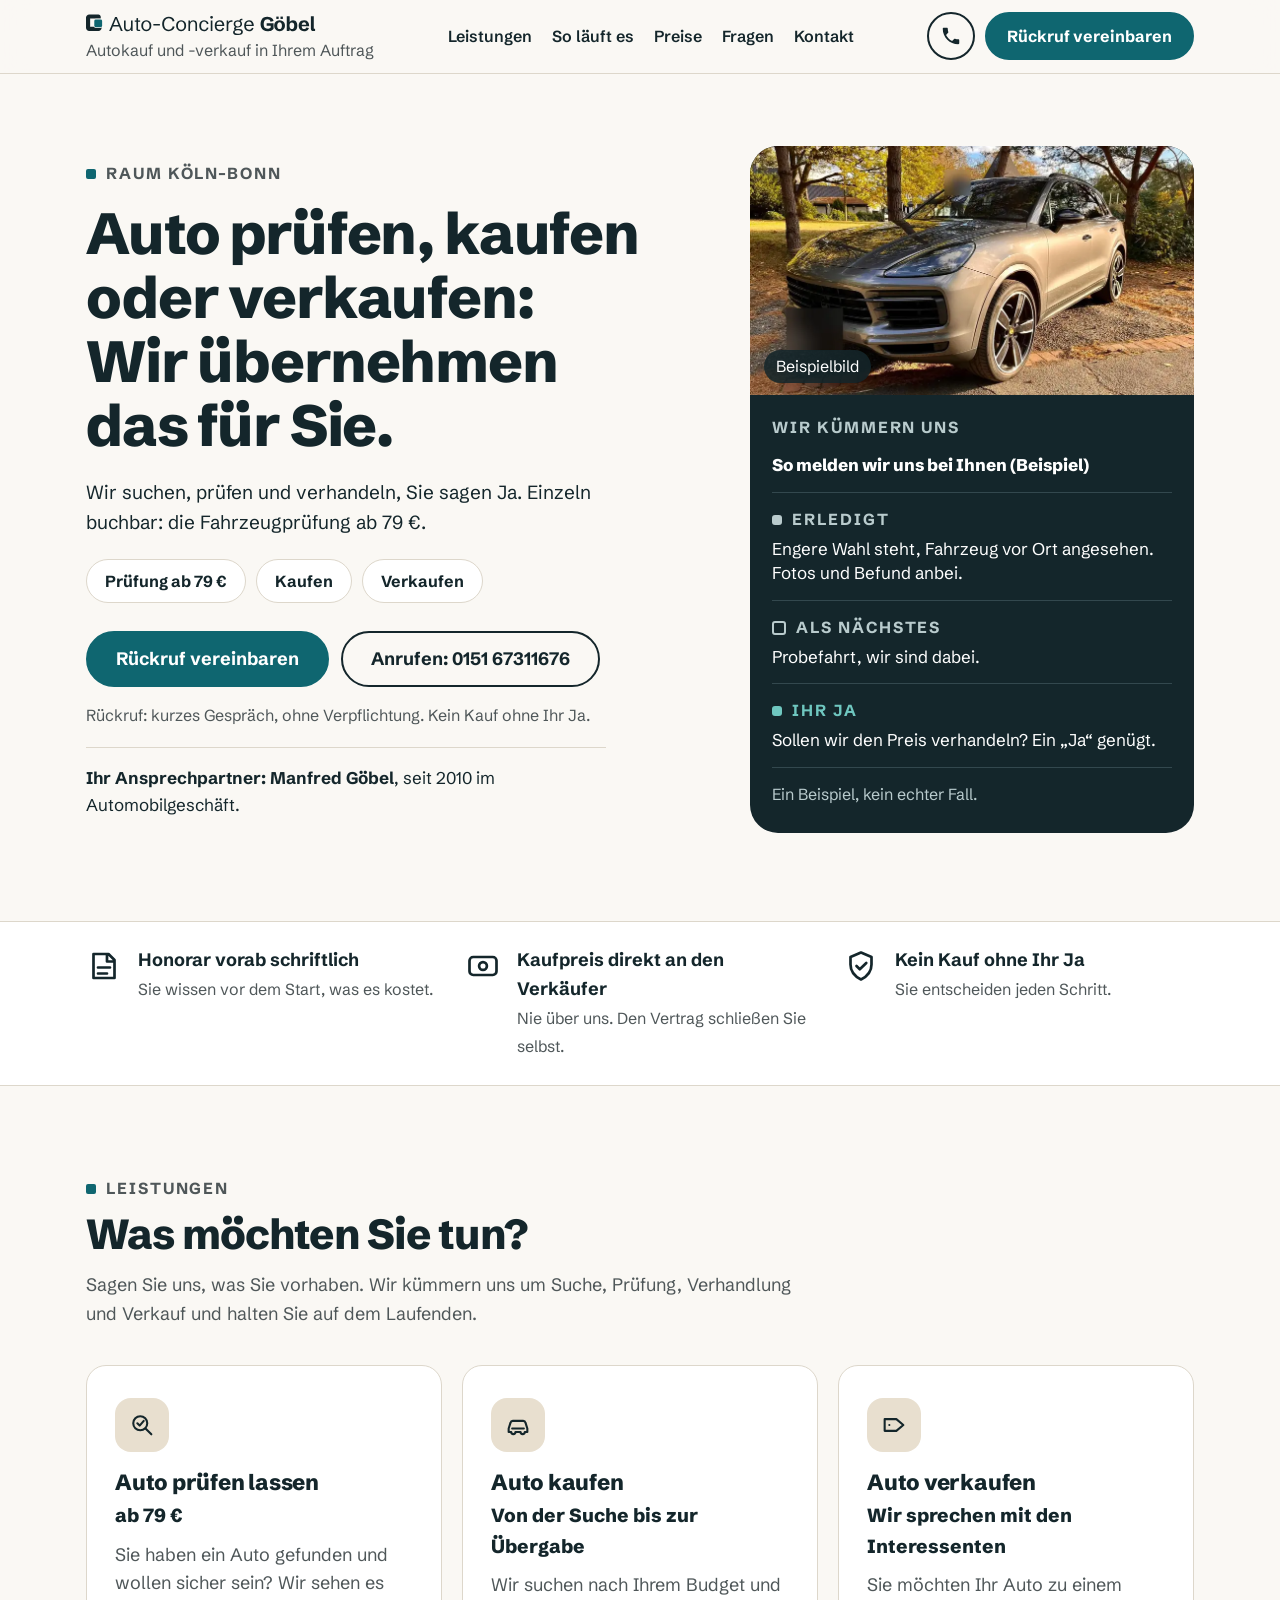
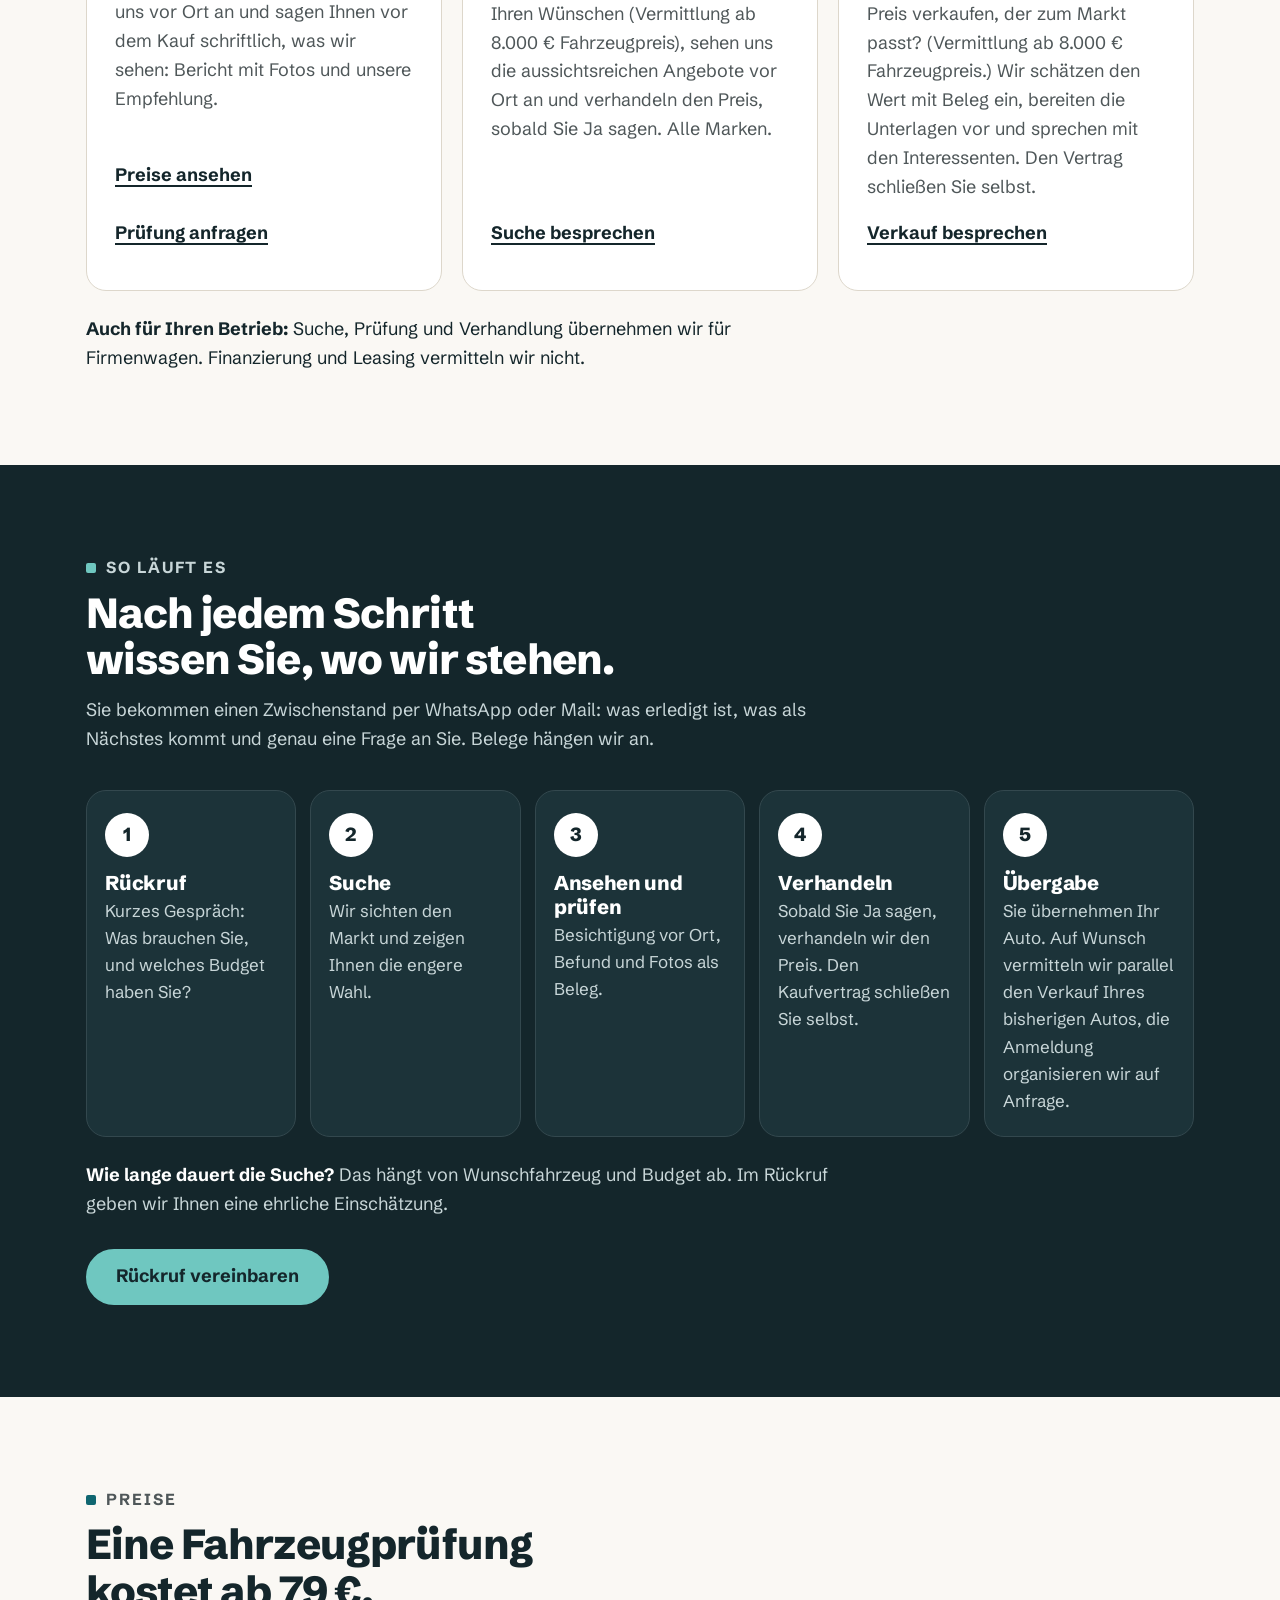
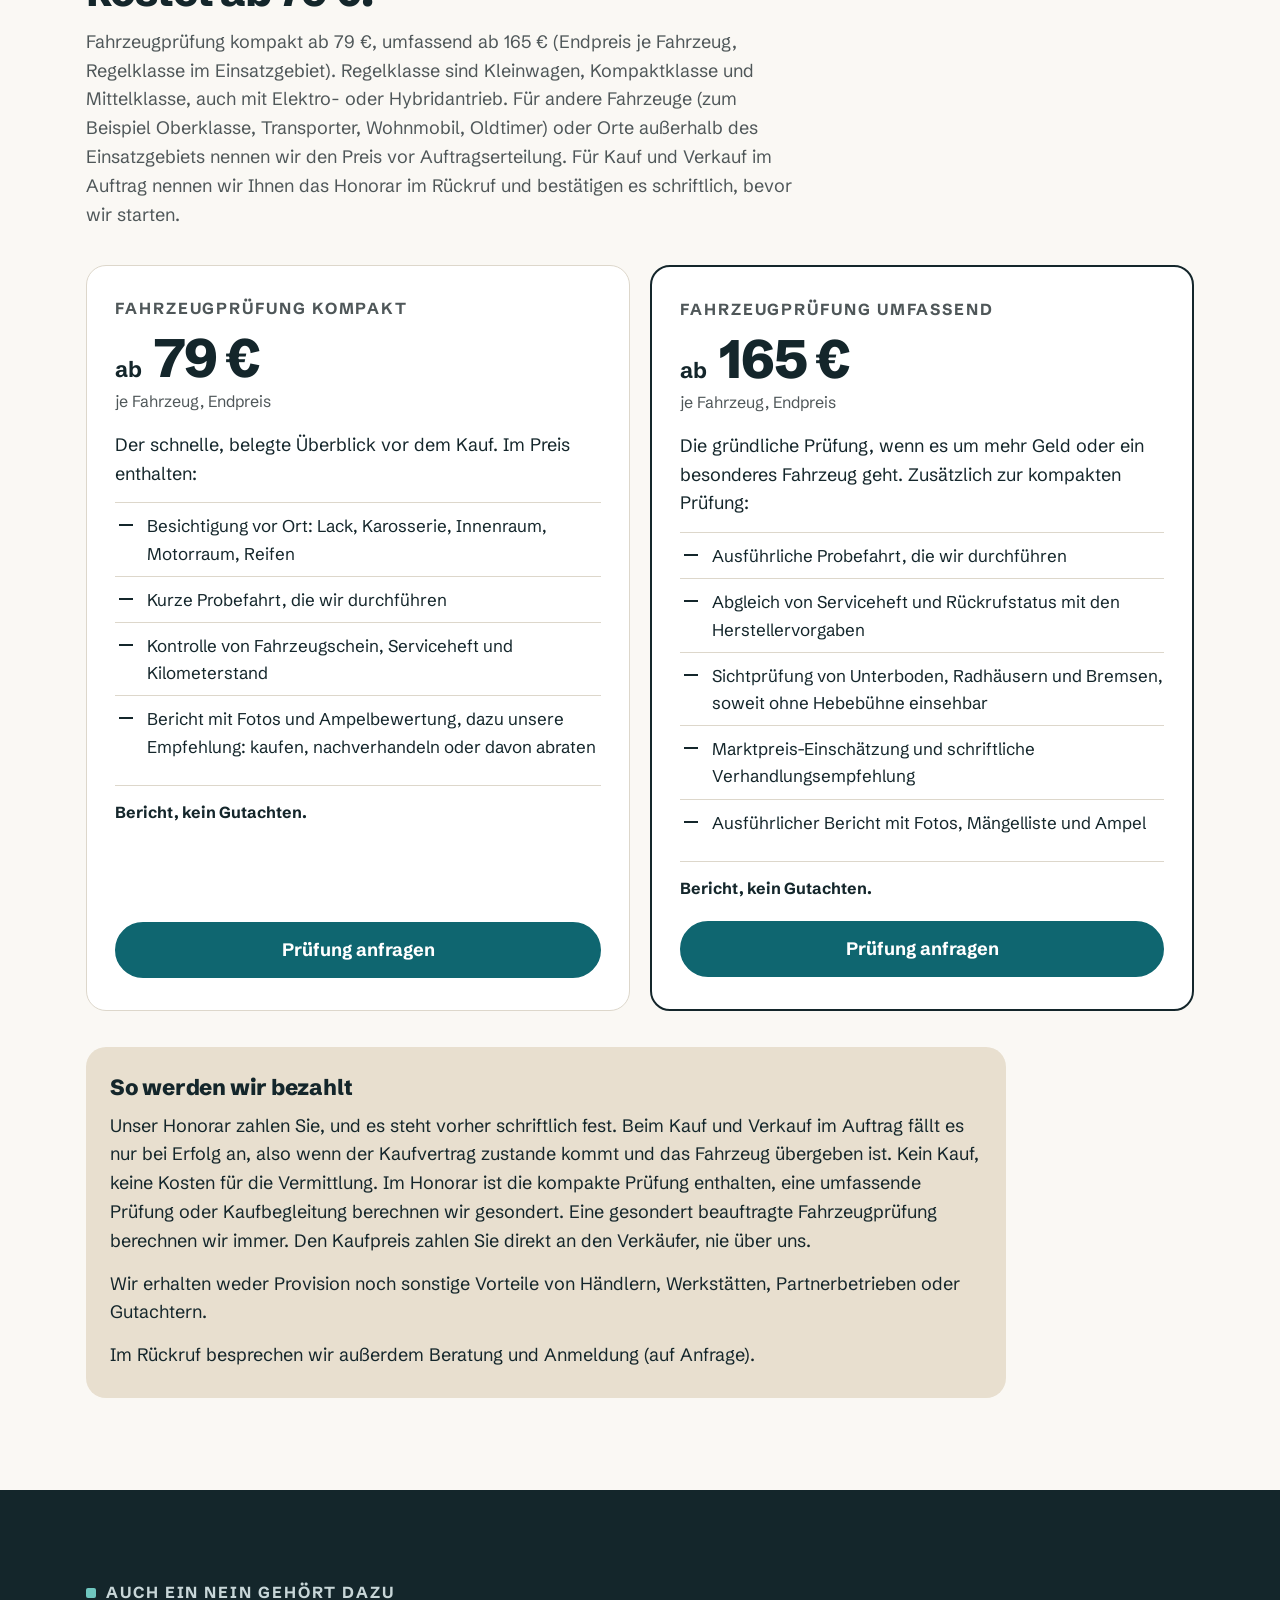
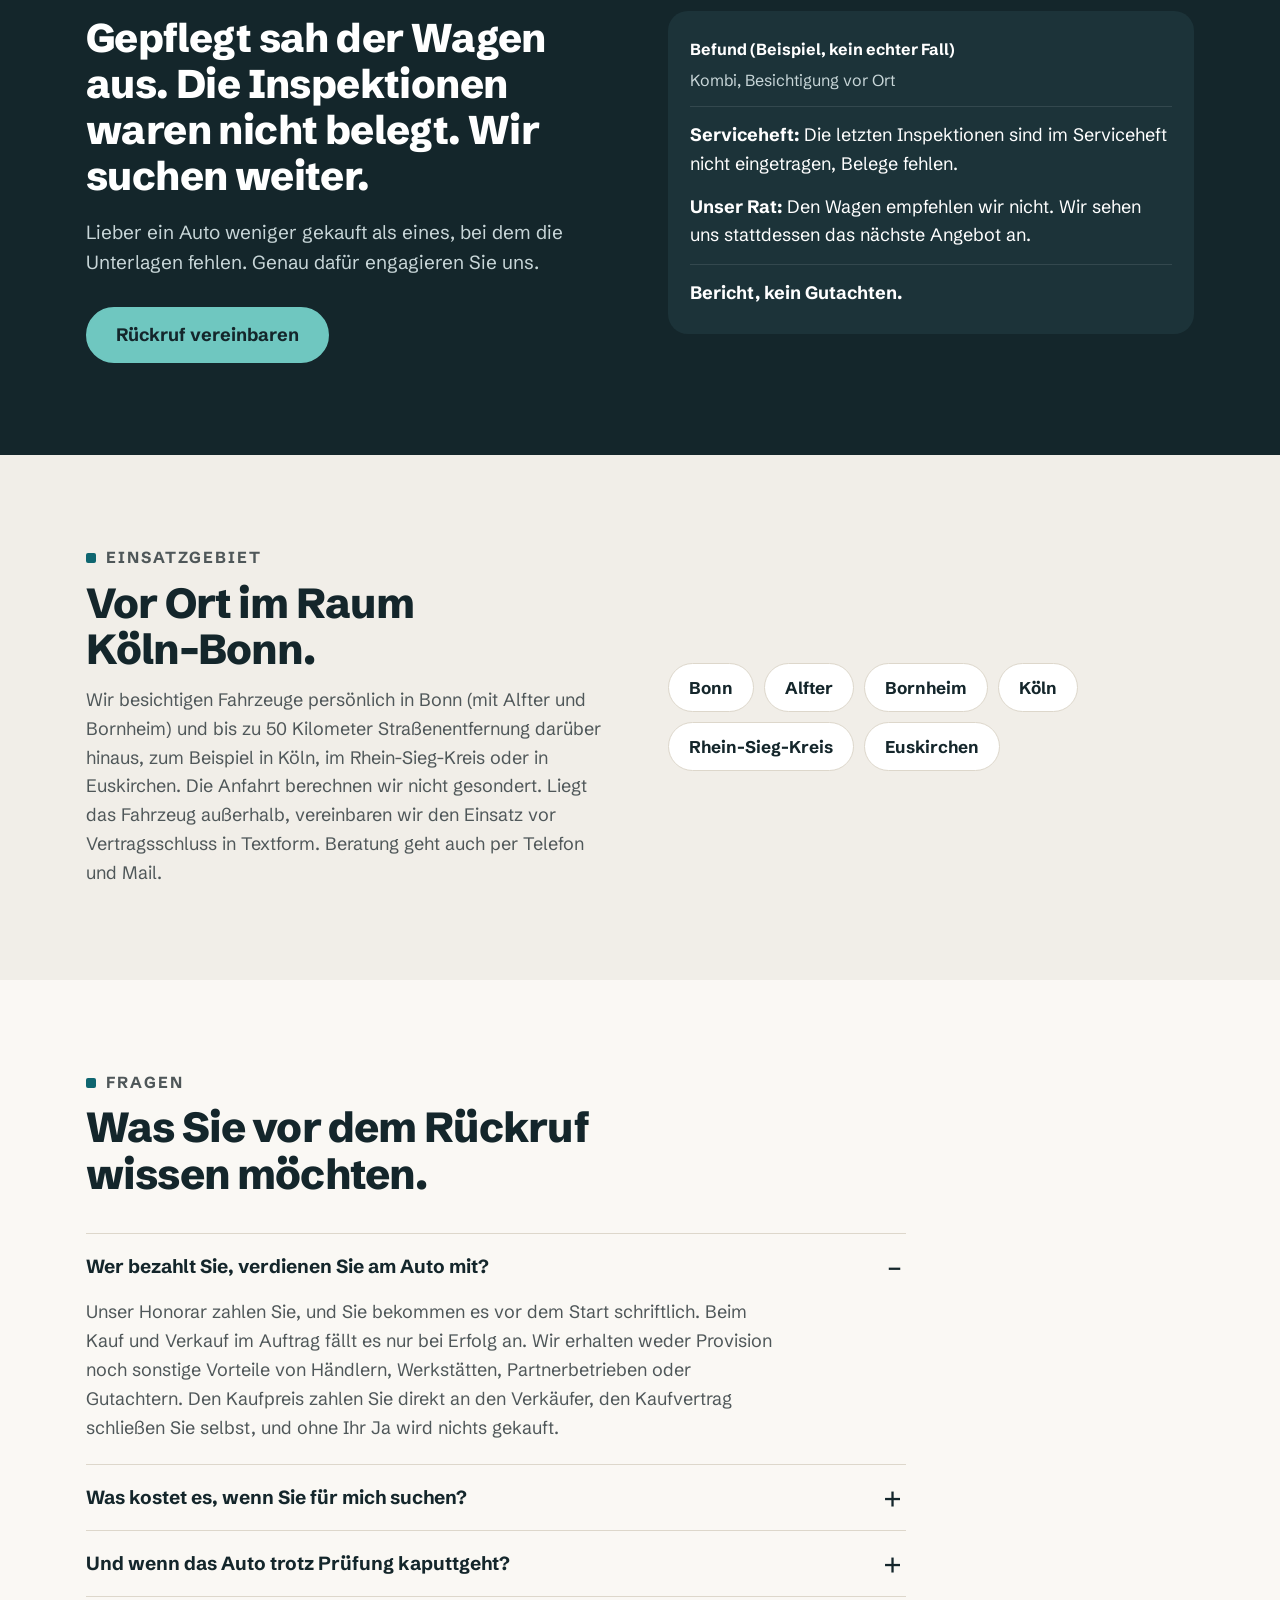
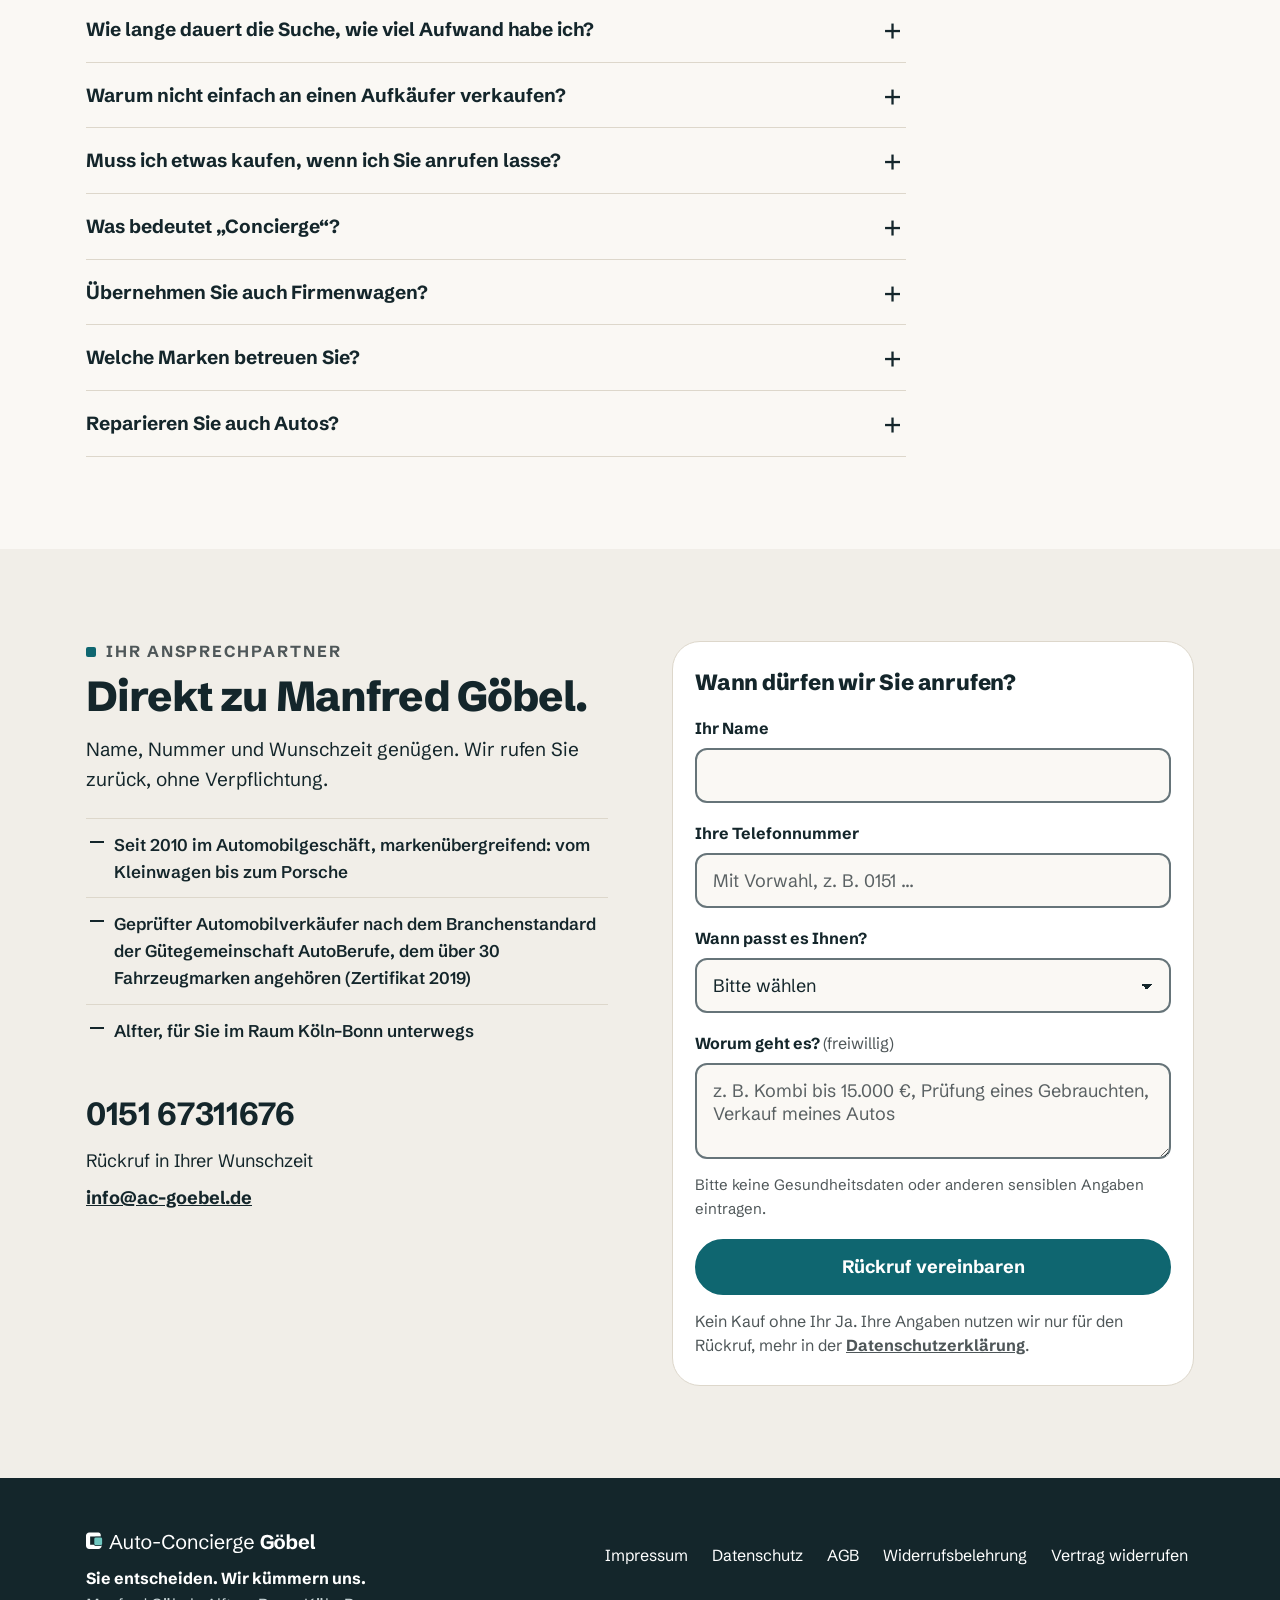
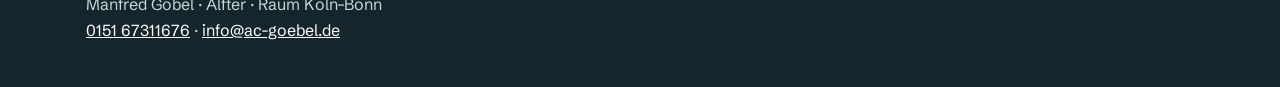
<file: index.html>
<!doctype html>
<html lang="de">
<head>
<meta charset="utf-8">
<meta name="viewport" content="width=device-width, initial-scale=1, viewport-fit=cover">
<title>Auto-Concierge Göbel · Auto prüfen, kaufen oder verkaufen, Raum Köln–Bonn</title>
<meta name="description" content="Fahrzeugprüfung ab 79 €. Autokauf und -verkauf in Ihrem Auftrag: Wir suchen, prüfen und verhandeln, Sie sagen Ja. Raum Köln–Bonn.">
<meta name="theme-color" content="#FAF8F4">
<meta name="format-detection" content="telephone=no">
<link rel="icon" href="assets/favicon.svg" type="image/svg+xml">
<link rel="icon" href="assets/favicon.ico" sizes="any">
<link rel="apple-touch-icon" href="assets/apple-touch-icon.png">
<link rel="preload" href="fonts/SchibstedGrotesk.woff2" as="font" type="font/woff2" crossorigin>
<link rel="stylesheet" href="styles.css">
<meta property="og:type" content="website">
<meta property="og:locale" content="de_DE">
<meta property="og:site_name" content="Auto-Concierge Göbel">
<meta property="og:title" content="Auto-Concierge Göbel · Auto prüfen, kaufen oder verkaufen">
<meta property="og:description" content="Fahrzeugprüfung ab 79 €, Autokauf und -verkauf in Ihrem Auftrag. Raum Köln–Bonn.">
<meta property="og:image" content="https://ac-goebel.de/assets/og-bild.png">
<meta name="twitter:card" content="summary_large_image">
<script type="application/ld+json">
{"@context":"https://schema.org","@type":"ProfessionalService","name":"Auto-Concierge Göbel","description":"Autokauf und -verkauf in Ihrem Auftrag: Fahrzeugprüfung, Fahrzeugsuche, Verhandlung und Organisation.","telephone":"+49 151 67311676","email":"info@ac-goebel.de","url":"https://ac-goebel.de/","areaServed":["Bonn","Alfter","Bornheim","Köln","Rhein-Sieg-Kreis","Euskirchen"],"address":{"@type":"PostalAddress","streetAddress":"Am Domplatz 23","addressLocality":"Alfter","postalCode":"53347","addressCountry":"DE"}}
</script>
</head>
<body>

<header class="top" id="top">
  <div class="wrap">
    <a class="marke-block" href="#top" aria-label="Auto-Concierge Göbel, zum Seitenanfang">
      <img src="assets/wortmarke.svg" alt="Auto-Concierge Göbel" width="220" height="22">
      <span class="erklaer">Autokauf und -verkauf in Ihrem Auftrag</span>
    </a>
    <nav class="nav" aria-label="Hauptnavigation">
      <a href="#leistungen">Leistungen</a><a href="#ablauf">So läuft es</a><a href="#preise">Preise</a><a href="#fragen">Fragen</a><a href="#kontakt">Kontakt</a>
    </nav>
    <div class="top-aktion">
      <a class="tel" href="tel:+4915167311676" aria-label="Anrufen: 0151 67311676"><svg width="22" height="22" viewBox="0 0 24 24" aria-hidden="true" focusable="false"><path fill="currentColor" d="M6.62 10.79c1.44 2.83 3.76 5.14 6.59 6.59l2.2-2.2c.27-.27.67-.36 1.02-.24 1.12.37 2.33.57 3.57.57.55 0 1 .45 1 1V20c0 .55-.45 1-1 1-9.39 0-17-7.61-17-17 0-.55.45-1 1-1h3.5c.55 0 1 .45 1 1 0 1.25.2 2.45.57 3.57.11.35.03.74-.25 1.02l-2.2 2.2z"/></svg><span class="tel-text">0151 67311676</span></a>
      <a class="btn btn-klein" href="#kontakt">Rückruf vereinbaren</a>
      <details class="mobil"><summary>Menü</summary><div class="mobil-nav">
        <a href="#leistungen">Leistungen</a><a href="#ablauf">So läuft es</a><a href="#preise">Preise</a><a href="#fragen">Fragen</a><a href="#kontakt">Kontakt</a>
      </div></details>
    </div>
  </div>
</header>

<main>

<!-- 1. Hero -->
<section class="hero">
  <div class="wrap hero-grid">
    <div class="hero-text">
      <p class="eyebrow">Raum Köln–Bonn</p>
      <h1>Auto prüfen, kaufen oder verkaufen: Wir übernehmen das für Sie.</h1>
      <p class="lead">Wir suchen, prüfen und verhandeln, Sie sagen Ja. Einzeln buchbar: die Fahrzeugprüfung ab 79 €.</p>
      <ul class="chips" aria-label="Leistungen">
        <li><a href="#pruefung">Prüfung ab 79 €</a></li><li><a href="#kaufen">Kaufen</a></li><li><a href="#verkaufen">Verkaufen</a></li>
      </ul>
      <div class="hero-cta">
        <a class="btn" href="#kontakt">Rückruf vereinbaren</a>
        <a class="btn btn-zweit" href="tel:+4915167311676">Anrufen: 0151 67311676</a>
      </div>
      <p class="micro">Rückruf: kurzes Gespräch, ohne Verpflichtung. Kein Kauf ohne Ihr Ja.</p>
      <p class="beweis"><b>Ihr Ansprechpartner: Manfred Göbel</b>, seit 2010 im Automobilgeschäft.</p>
    </div>
    <aside class="hero-karte" aria-label="Beispiel Zwischenstand">
      <figure class="karte-bild"><img src="assets/fotos/beispiel-hero.webp" alt="Beispielbild: SUV in Frontansicht" width="900" height="675" fetchpriority="high"><figcaption>Beispielbild</figcaption></figure>
      <p class="feld-etikett">Wir kümmern uns</p>
      <p class="karte-kopf">So melden wir uns bei Ihnen (Beispiel)</p>
      <ol class="stand">
        <li class="st-done"><span class="st-label">Erledigt</span><span class="st-text">Engere Wahl steht, Fahrzeug vor Ort angesehen. Fotos und Befund anbei.</span></li>
        <li class="st-next"><span class="st-label">Als Nächstes</span><span class="st-text">Probefahrt, wir sind dabei.</span></li>
        <li class="st-ja"><span class="st-label">Ihr Ja</span><span class="st-text">Sollen wir den Preis verhandeln? Ein „Ja“ genügt.</span></li>
      </ol>
      <p class="karte-fuss">Ein Beispiel, kein echter Fall.</p>
    </aside>
  </div>
</section>

<!-- 2. Vertrauensband -->
<div class="band">
  <ul class="wrap band-grid">
    <li><svg viewBox="0 0 24 24" aria-hidden="true"><path d="M5 4h10l4 4v12H5z M14 4v5h5 M8 13h8 M8 17h6" fill="none" stroke="currentColor" stroke-width="1.8" stroke-linejoin="round" stroke-linecap="round"/></svg><div><b>Honorar vorab schriftlich</b><span>Sie wissen vor dem Start, was es kostet.</span></div></li>
    <li><svg viewBox="0 0 24 24" aria-hidden="true"><rect x="3" y="6" width="18" height="12" rx="2.5" fill="none" stroke="currentColor" stroke-width="1.8"/><circle cx="12" cy="12" r="2.6" fill="none" stroke="currentColor" stroke-width="1.8"/></svg><div><b>Kaufpreis direkt an den Verkäufer</b><span>Nie über uns. Den Vertrag schließen Sie selbst.</span></div></li>
    <li><svg viewBox="0 0 24 24" aria-hidden="true"><path d="M12 3l7 3v5c0 4.5-3 8-7 10-4-2-7-5.5-7-10V6z M9 12l2.2 2.2L15.5 10" fill="none" stroke="currentColor" stroke-width="1.8" stroke-linejoin="round" stroke-linecap="round"/></svg><div><b>Kein Kauf ohne Ihr Ja</b><span>Sie entscheiden jeden Schritt.</span></div></li>
  </ul>
</div>

<!-- 3. Leistungen -->
<section id="leistungen">
  <div class="wrap">
    <div class="sec-kopf">
      <p class="kicker">Leistungen</p>
      <h2>Was möchten Sie tun?</h2>
      <p>Sagen Sie uns, was Sie vorhaben. Wir kümmern uns um Suche, Prüfung, Verhandlung und Verkauf und halten Sie auf dem Laufenden.</p>
    </div>
    <div class="karten drei">
      <article class="karte" id="pruefung">
        <div class="ikon"><svg viewBox="0 0 24 24" aria-hidden="true"><circle cx="10.5" cy="10.5" r="6" fill="none" stroke="currentColor" stroke-width="1.8"/><path d="M15 15l5 5 M8 10.5l2 2 3.5-4" fill="none" stroke="currentColor" stroke-width="1.8" stroke-linecap="round" stroke-linejoin="round"/></svg></div>
        <h3>Auto prüfen lassen</h3>
        <p class="preis-zeile">ab 79 €</p>
        <p>Sie haben ein Auto gefunden und wollen sicher sein? Wir sehen es uns vor Ort an und sagen Ihnen vor dem Kauf schriftlich, was wir sehen: Bericht mit Fotos und unsere Empfehlung.</p>
        <a class="textlink" href="#preise">Preise ansehen</a>
        <a class="textlink" href="#kontakt">Prüfung anfragen</a>
      </article>
      <article class="karte" id="kaufen">
        <div class="ikon"><svg viewBox="0 0 24 24" aria-hidden="true"><path d="M4 15l1.6-5A2 2 0 017.5 8.5h9a2 2 0 011.9 1.5L20 15v3h-2.2a1.8 1.8 0 01-3.6 0H9.8a1.8 1.8 0 01-3.6 0H4z M7 15h10" fill="none" stroke="currentColor" stroke-width="1.8" stroke-linejoin="round" stroke-linecap="round"/></svg></div>
        <h3>Auto kaufen</h3>
        <p class="preis-zeile">Von der Suche bis zur Übergabe</p>
        <p>Wir suchen nach Ihrem Budget und Ihren Wünschen (Vermittlung ab 8.000 € Fahrzeugpreis), sehen uns die aussichtsreichen Angebote vor Ort an und verhandeln den Preis, sobald Sie Ja sagen. Alle Marken.</p>
        <a class="textlink" href="#kontakt">Suche besprechen</a>
      </article>
      <article class="karte" id="verkaufen">
        <div class="ikon"><svg viewBox="0 0 24 24" aria-hidden="true"><path d="M4 7h10l6 5-6 5H4z M8 12h.01" fill="none" stroke="currentColor" stroke-width="1.8" stroke-linejoin="round" stroke-linecap="round"/></svg></div>
        <h3>Auto verkaufen</h3>
        <p class="preis-zeile">Wir sprechen mit den Interessenten</p>
        <p>Sie möchten Ihr Auto zu einem Preis verkaufen, der zum Markt passt? (Vermittlung ab 8.000 € Fahrzeugpreis.) Wir schätzen den Wert mit Beleg ein, bereiten die Unterlagen vor und sprechen mit den Interessenten. Den Vertrag schließen Sie selbst.</p>
        <a class="textlink" href="#kontakt">Verkauf besprechen</a>
      </article>
    </div>
    <p class="nebenzeile"><b>Auch für Ihren Betrieb:</b> Suche, Prüfung und Verhandlung übernehmen wir für Firmenwagen. Finanzierung und Leasing vermitteln wir nicht.</p>
  </div>
</section>

<!-- 4. So läuft es -->
<section id="ablauf" class="dunkel on-dark">
  <div class="wrap">
    <div class="sec-kopf">
      <p class="kicker">So läuft es</p>
      <h2>Nach jedem Schritt wissen Sie, wo wir stehen.</h2>
      <p>Sie bekommen einen Zwischenstand per WhatsApp oder Mail: was erledigt ist, was als Nächstes kommt und genau eine Frage an Sie. Belege hängen wir an.</p>
    </div>
    <ol class="schritte">
      <li><span class="nr">1</span><h3>Rückruf</h3><p>Kurzes Gespräch: Was brauchen Sie, und welches Budget haben Sie?</p></li>
      <li><span class="nr">2</span><h3>Suche</h3><p>Wir sichten den Markt und zeigen Ihnen die engere Wahl.</p></li>
      <li><span class="nr">3</span><h3>Ansehen und prüfen</h3><p>Besichtigung vor Ort, Befund und Fotos als Beleg.</p></li>
      <li><span class="nr">4</span><h3>Verhandeln</h3><p>Sobald Sie Ja sagen, verhandeln wir den Preis. Den Kaufvertrag schließen Sie selbst.</p></li>
      <li><span class="nr">5</span><h3>Übergabe</h3><p>Sie übernehmen Ihr Auto. Auf Wunsch vermitteln wir parallel den Verkauf Ihres bisherigen Autos, die Anmeldung organisieren wir auf Anfrage.</p></li>
    </ol>
    <p class="nebenzeile"><b>Wie lange dauert die Suche?</b> Das hängt von Wunschfahrzeug und Budget ab. Im Rückruf geben wir Ihnen eine ehrliche Einschätzung.</p>
    <p class="cta-zeile"><a class="btn" href="#kontakt">Rückruf vereinbaren</a></p>
  </div>
</section>

<!-- 5. Preise -->
<section id="preise">
  <div class="wrap">
    <div class="sec-kopf">
      <p class="kicker">Preise</p>
      <h2>Eine Fahrzeugprüfung kostet ab 79 €.</h2>
      <p>Fahrzeugprüfung kompakt ab 79 €, umfassend ab 165 € (Endpreis je Fahrzeug, Regelklasse im Einsatzgebiet). Regelklasse sind Kleinwagen, Kompaktklasse und Mittelklasse, auch mit Elektro- oder Hybridantrieb. Für andere Fahrzeuge (zum Beispiel Oberklasse, Transporter, Wohnmobil, Oldtimer) oder Orte außerhalb des Einsatzgebiets nennen wir den Preis vor Auftragserteilung. Für Kauf und Verkauf im Auftrag nennen wir Ihnen das Honorar im Rückruf und bestätigen es schriftlich, bevor wir starten.</p>
    </div>
    <div class="karten zwei">
      <article class="preiskarte">
        <p class="kicker klein">Fahrzeugprüfung kompakt</p>
        <p class="preis"><small>ab</small> 79 €</p>
        <p class="einheit">je Fahrzeug, Endpreis</p>
        <p>Der schnelle, belegte Überblick vor dem Kauf. Im Preis enthalten:</p>
        <ul class="haken">
          <li>Besichtigung vor Ort: Lack, Karosserie, Innenraum, Motorraum, Reifen</li>
          <li>Kurze Probefahrt, die wir durchführen</li>
          <li>Kontrolle von Fahrzeugschein, Serviceheft und Kilometerstand</li>
          <li>Bericht mit Fotos und Ampelbewertung, dazu unsere Empfehlung: kaufen, nachverhandeln oder davon abraten</li>
        </ul>
        <p class="hinweis">Bericht, kein Gutachten.</p>
        <a class="btn" href="#kontakt">Prüfung anfragen</a>
      </article>
      <article class="preiskarte hervor">
        <p class="kicker klein">Fahrzeugprüfung umfassend</p>
        <p class="preis"><small>ab</small> 165 €</p>
        <p class="einheit">je Fahrzeug, Endpreis</p>
        <p>Die gründliche Prüfung, wenn es um mehr Geld oder ein besonderes Fahrzeug geht. Zusätzlich zur kompakten Prüfung:</p>
        <ul class="haken">
          <li>Ausführliche Probefahrt, die wir durchführen</li>
          <li>Abgleich von Serviceheft und Rückrufstatus mit den Herstellervorgaben</li>
          <li>Sichtprüfung von Unterboden, Radhäusern und Bremsen, soweit ohne Hebebühne einsehbar</li>
          <li>Marktpreis-Einschätzung und schriftliche Verhandlungsempfehlung</li>
          <li>Ausführlicher Bericht mit Fotos, Mängelliste und Ampel</li>
        </ul>
        <p class="hinweis">Bericht, kein Gutachten.</p>
        <a class="btn" href="#kontakt">Prüfung anfragen</a>
      </article>
    </div>
    <div class="bezahlt">
      <h3>So werden wir bezahlt</h3>
      <p>Unser Honorar zahlen Sie, und es steht vorher schriftlich fest. Beim Kauf und Verkauf im Auftrag fällt es nur bei Erfolg an, also wenn der Kaufvertrag zustande kommt und das Fahrzeug übergeben ist. Kein Kauf, keine Kosten für die Vermittlung. Im Honorar ist die kompakte Prüfung enthalten, eine umfassende Prüfung oder Kaufbegleitung berechnen wir gesondert. Eine gesondert beauftragte Fahrzeugprüfung berechnen wir immer. Den Kaufpreis zahlen Sie direkt an den Verkäufer, nie über uns.</p>
      <p>Wir erhalten weder Provision noch sonstige Vorteile von Händlern, Werkstätten, Partnerbetrieben oder Gutachtern.</p>
      <p class="auf-anfrage">Im Rückruf besprechen wir außerdem Beratung und Anmeldung (auf Anfrage).</p>
    </div>
  </div>
</section>

<!-- 6. Nein-Beispiel -->
<section class="dunkel on-dark" id="befund">
  <div class="wrap so-grid">
    <div>
      <p class="kicker">Auch ein Nein gehört dazu</p>
      <p class="nein">Gepflegt sah der Wagen aus. Die Inspektionen waren nicht belegt. Wir suchen weiter.</p>
      <p class="lead">Lieber ein Auto weniger gekauft als eines, bei dem die Unterlagen fehlen. Genau dafür engagieren Sie uns.</p>
      <p class="cta-zeile"><a class="btn" href="#kontakt">Rückruf vereinbaren</a></p>
    </div>
    <div class="befund">
      <div class="kopf"><b>Befund (Beispiel, kein echter Fall)</b><span>Kombi, Besichtigung vor Ort</span></div>
      <p><b>Serviceheft:</b> Die letzten Inspektionen sind im Serviceheft nicht eingetragen, Belege fehlen.</p>
      <p><b>Unser Rat:</b> Den Wagen empfehlen wir nicht. Wir sehen uns stattdessen das nächste Angebot an.</p>
      <p class="hinweis">Bericht, kein Gutachten.</p>
    </div>
  </div>
</section>

<!-- 7. Einsatzgebiet -->
<section id="gebiet" class="tint">
  <div class="wrap gebiet">
    <div>
      <p class="kicker">Einsatzgebiet</p>
      <h2>Vor Ort im Raum Köln–Bonn.</h2>
      <p>Wir besichtigen Fahrzeuge persönlich in Bonn (mit Alfter und Bornheim) und bis zu 50 Kilometer Straßenentfernung darüber hinaus, zum Beispiel in Köln, im Rhein-Sieg-Kreis oder in Euskirchen. Die Anfahrt berechnen wir nicht gesondert. Liegt das Fahrzeug außerhalb, vereinbaren wir den Einsatz vor Vertragsschluss in Textform. Beratung geht auch per Telefon und Mail.</p>
    </div>
    <ul class="orte"><li>Bonn</li><li>Alfter</li><li>Bornheim</li><li>Köln</li><li>Rhein-Sieg-Kreis</li><li>Euskirchen</li></ul>
  </div>
</section>

<!-- 8. Fragen -->
<section id="fragen">
  <div class="wrap">
    <div class="sec-kopf">
      <p class="kicker">Fragen</p>
      <h2>Was Sie vor dem Rückruf wissen möchten.</h2>
    </div>
    <div class="faq">
      <details class="f" open><summary>Wer bezahlt Sie, verdienen Sie am Auto mit?</summary><p>Unser Honorar zahlen Sie, und Sie bekommen es vor dem Start schriftlich. Beim Kauf und Verkauf im Auftrag fällt es nur bei Erfolg an. Wir erhalten weder Provision noch sonstige Vorteile von Händlern, Werkstätten, Partnerbetrieben oder Gutachtern. Den Kaufpreis zahlen Sie direkt an den Verkäufer, den Kaufvertrag schließen Sie selbst, und ohne Ihr Ja wird nichts gekauft.</p></details>
      <details class="f"><summary>Was kostet es, wenn Sie für mich suchen?</summary><p>Eine einzelne Fahrzeugprüfung kostet ab 79 € (kompakt) oder ab 165 € (umfassend). Für Suche, Kauf und Verkauf im Auftrag nennen wir Ihnen das Honorar im Rückruf und bestätigen es schriftlich, bevor wir anfangen. Es fällt nur bei Erfolg an: kein Kauf, keine Kosten für die Vermittlung. Im Honorar ist die kompakte Prüfung enthalten, eine umfassende Prüfung oder Kaufbegleitung berechnen wir gesondert. Eine Prüfung, die Sie gesondert beauftragen, berechnen wir auch dann, wenn Sie das Auto nicht kaufen.</p></details>
      <details class="f"><summary>Und wenn das Auto trotz Prüfung kaputtgeht?</summary><p>Die Prüfung ist ein Bericht mit Fotos und unserer Einschätzung, kein Gutachten und keine Zusage, dass nichts kaputtgehen kann. Wir sagen Ihnen offen, was wir sehen, auch wenn es ein Nein ist. Für ein Gutachten benötigen Sie einen Sachverständigen.</p></details>
      <details class="f"><summary>Wie lange dauert die Suche, wie viel Aufwand habe ich?</summary><p>Das hängt von Wunschfahrzeug, Budget und Marktlage ab. Eine ehrliche Einschätzung bekommen Sie im Rückruf. Ihr Aufwand: ein kurzes Gespräch, danach kurze Antworten auf unsere Zwischenstände.</p></details>
      <details class="f"><summary>Warum nicht einfach an einen Aufkäufer verkaufen?</summary><p>Ein Aufkäufer zahlt schnell, kalkuliert aber mit seiner Spanne. Wir schätzen den Marktwert ein, sprechen mit Interessenten, und Sie entscheiden, ob der Preis passt.</p></details>
      <details class="f"><summary>Muss ich etwas kaufen, wenn ich Sie anrufen lasse?</summary><p>Nein. Der Rückruf ist ein kurzes Gespräch. Danach wissen Sie, wie wir vorgehen und was es kostet. Gekauft wird nichts ohne Ihr Ja.</p></details>
      <details class="f"><summary>Was bedeutet „Concierge“?</summary><p>Ein Concierge kümmert sich um das, was Sie nicht selbst erledigen wollen, so wie im Hotel. Bei uns: Wir suchen, prüfen, verhandeln und organisieren rund um Ihr Auto, und Sie entscheiden jeden Schritt.</p></details>
      <details class="f"><summary>Übernehmen Sie auch Firmenwagen?</summary><p>Ja, Suche, Prüfung und Verhandlung für Ihren Betrieb. Finanzierung und Leasing vermitteln wir nicht.</p></details>
      <details class="f"><summary>Welche Marken betreuen Sie?</summary><p>Alle Marken. Unsere Erfahrung reicht vom Kleinwagen bis zum Porsche.</p></details>
      <details class="f"><summary>Reparieren Sie auch Autos?</summary><p>Nein. Reparatur, Lack und Karosserie führen Fachbetriebe aus. Wir organisieren Angebote und Termine und begleiten den Auftrag.</p></details>
    </div>
  </div>
</section>

<!-- 9. Kontakt -->
<section class="kontakt-sec tint" id="kontakt">
  <div class="wrap kontakt">
    <div>
      <p class="kicker">Ihr Ansprechpartner</p>
      <h2>Direkt zu Manfred Göbel.</h2>
      <p class="lead">Name, Nummer und Wunschzeit genügen. Wir rufen Sie zurück, ohne Verpflichtung.</p>
      <ul class="fakten">
        <li>Seit 2010 im Automobilgeschäft, markenübergreifend: vom Kleinwagen bis zum Porsche</li>
        <li>Geprüfter Automobilverkäufer nach dem Branchenstandard der Gütegemeinschaft AutoBerufe, dem über 30 Fahrzeugmarken angehören (Zertifikat 2019)</li>
        <li>Alfter, für Sie im Raum Köln–Bonn unterwegs</li>
      </ul>
      <p class="direkt"><a class="tel-gross" href="tel:+4915167311676">0151 67311676</a><br>Rückruf in Ihrer Wunschzeit<br><a href="mailto:info@ac-goebel.de">info@ac-goebel.de</a></p>
    </div>
    <form id="rueckrufForm" name="rueckruf" method="post" action="mailto:info@ac-goebel.de?subject=R%C3%BCckruf-Anfrage" enctype="text/plain">
      <h3>Wann dürfen wir Sie anrufen?</h3>
      <p class="hp" aria-hidden="true"><label>Nicht ausfüllen <input id="f-hp" name="website" tabindex="-1" autocomplete="off"></label></p>
      <div class="feld"><label for="f-name">Ihr Name</label><input id="f-name" name="Name" type="text" autocomplete="name" maxlength="120" required></div>
      <div class="feld"><label for="f-tel">Ihre Telefonnummer</label><input id="f-tel" name="Telefon" type="tel" autocomplete="tel" inputmode="tel" maxlength="40" pattern="\+?[0-9 \(\)\/.\-]{6,40}" title="Bitte mit Vorwahl, nur Ziffern, Leerzeichen und + ( ) / . -" placeholder="Mit Vorwahl, z. B. 0151 …" required></div>
      <div class="feld"><label for="f-zeit">Wann passt es Ihnen?</label>
        <select id="f-zeit" name="Wunschzeit" required>
          <option value="">Bitte wählen</option>
          <option>Vormittags</option>
          <option>Nachmittags</option>
          <option>Abends</option>
        </select></div>
      <div class="feld"><label for="f-thema">Worum geht es? <span class="opt">(freiwillig)</span></label><textarea id="f-thema" name="Anliegen" maxlength="2000" aria-describedby="f-thema-hint" placeholder="z. B. Kombi bis 15.000 €, Prüfung eines Gebrauchten, Verkauf meines Autos"></textarea><span class="opt" id="f-thema-hint">Bitte keine Gesundheitsdaten oder anderen sensiblen Angaben eintragen.</span></div>
      <button class="btn btn-voll" type="submit">Rückruf vereinbaren</button>
      <p class="form-hint" id="formHint" role="status">Kein Kauf ohne Ihr Ja. Ihre Angaben nutzen wir nur für den Rückruf, mehr in der <a href="datenschutz.html">Datenschutzerklärung</a>.</p>
    </form>
  </div>
</section>

</main>

<footer class="on-dark">
  <div class="wrap">
    <div>
      <img src="assets/wortmarke-weiss.svg" alt="Auto-Concierge Göbel" width="300" height="24">
      <p class="claim">Sie entscheiden. Wir kümmern uns.</p>
      <p class="fkontakt">Manfred Göbel · Alfter · Raum Köln–Bonn<br><a href="tel:+4915167311676">0151 67311676</a> · <a href="mailto:info@ac-goebel.de">info@ac-goebel.de</a></p>
    </div>
    <nav aria-label="Rechtliches">
      <a href="impressum.html">Impressum</a><a href="datenschutz.html">Datenschutz</a><a href="agb.html">AGB</a><a href="widerrufsbelehrung.html">Widerrufsbelehrung</a><a href="mailto:info@ac-goebel.de?subject=Widerruf&body=Bitte%20Name%2C%20Anschrift%20und%20Auftrag%20angeben.">Vertrag widerrufen</a>
    </nav>
  </div>
</footer>

<div class="aktionsleiste" role="group" aria-label="Schnellkontakt">
  <a class="btn btn-zweit" href="tel:+4915167311676">Anrufen</a>
  <a class="btn" href="#kontakt">Rückruf vereinbaren</a>
</div>

<script src="script.js" defer></script>
</body>
</html>
</file>
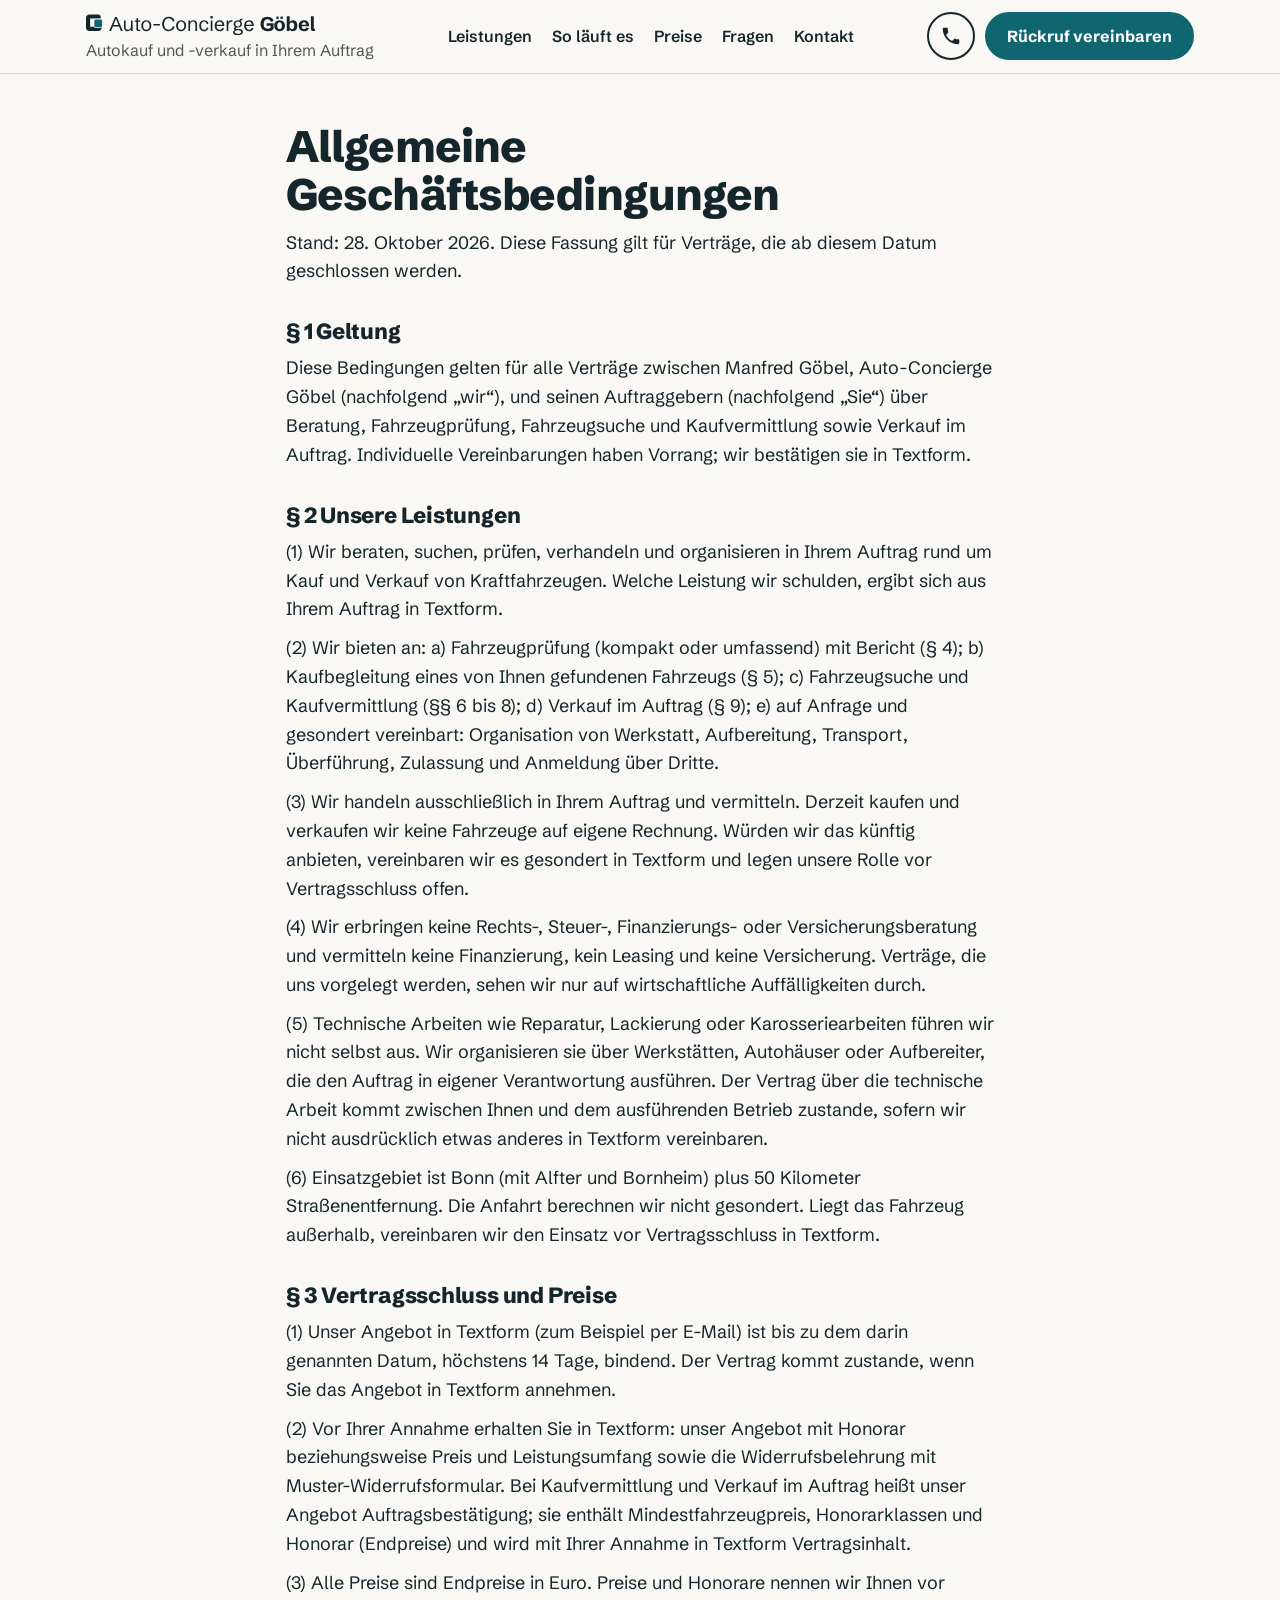
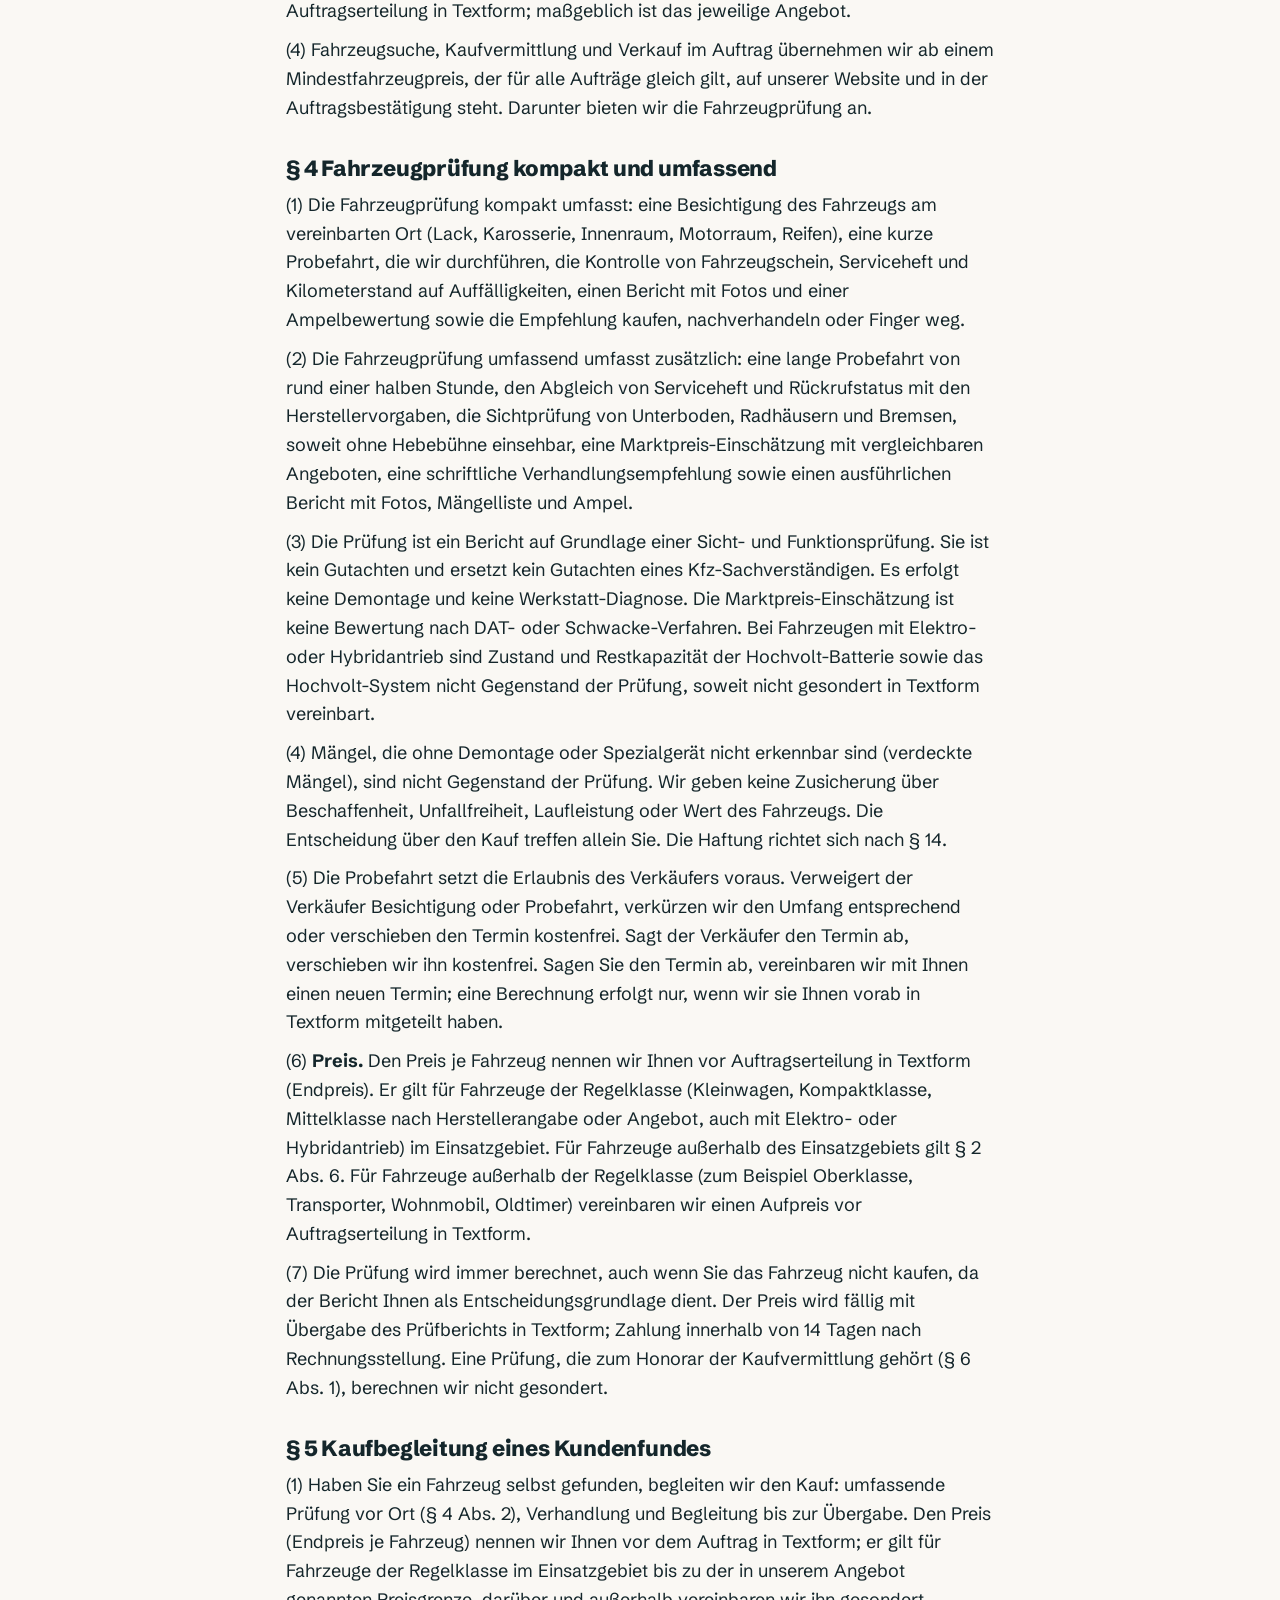
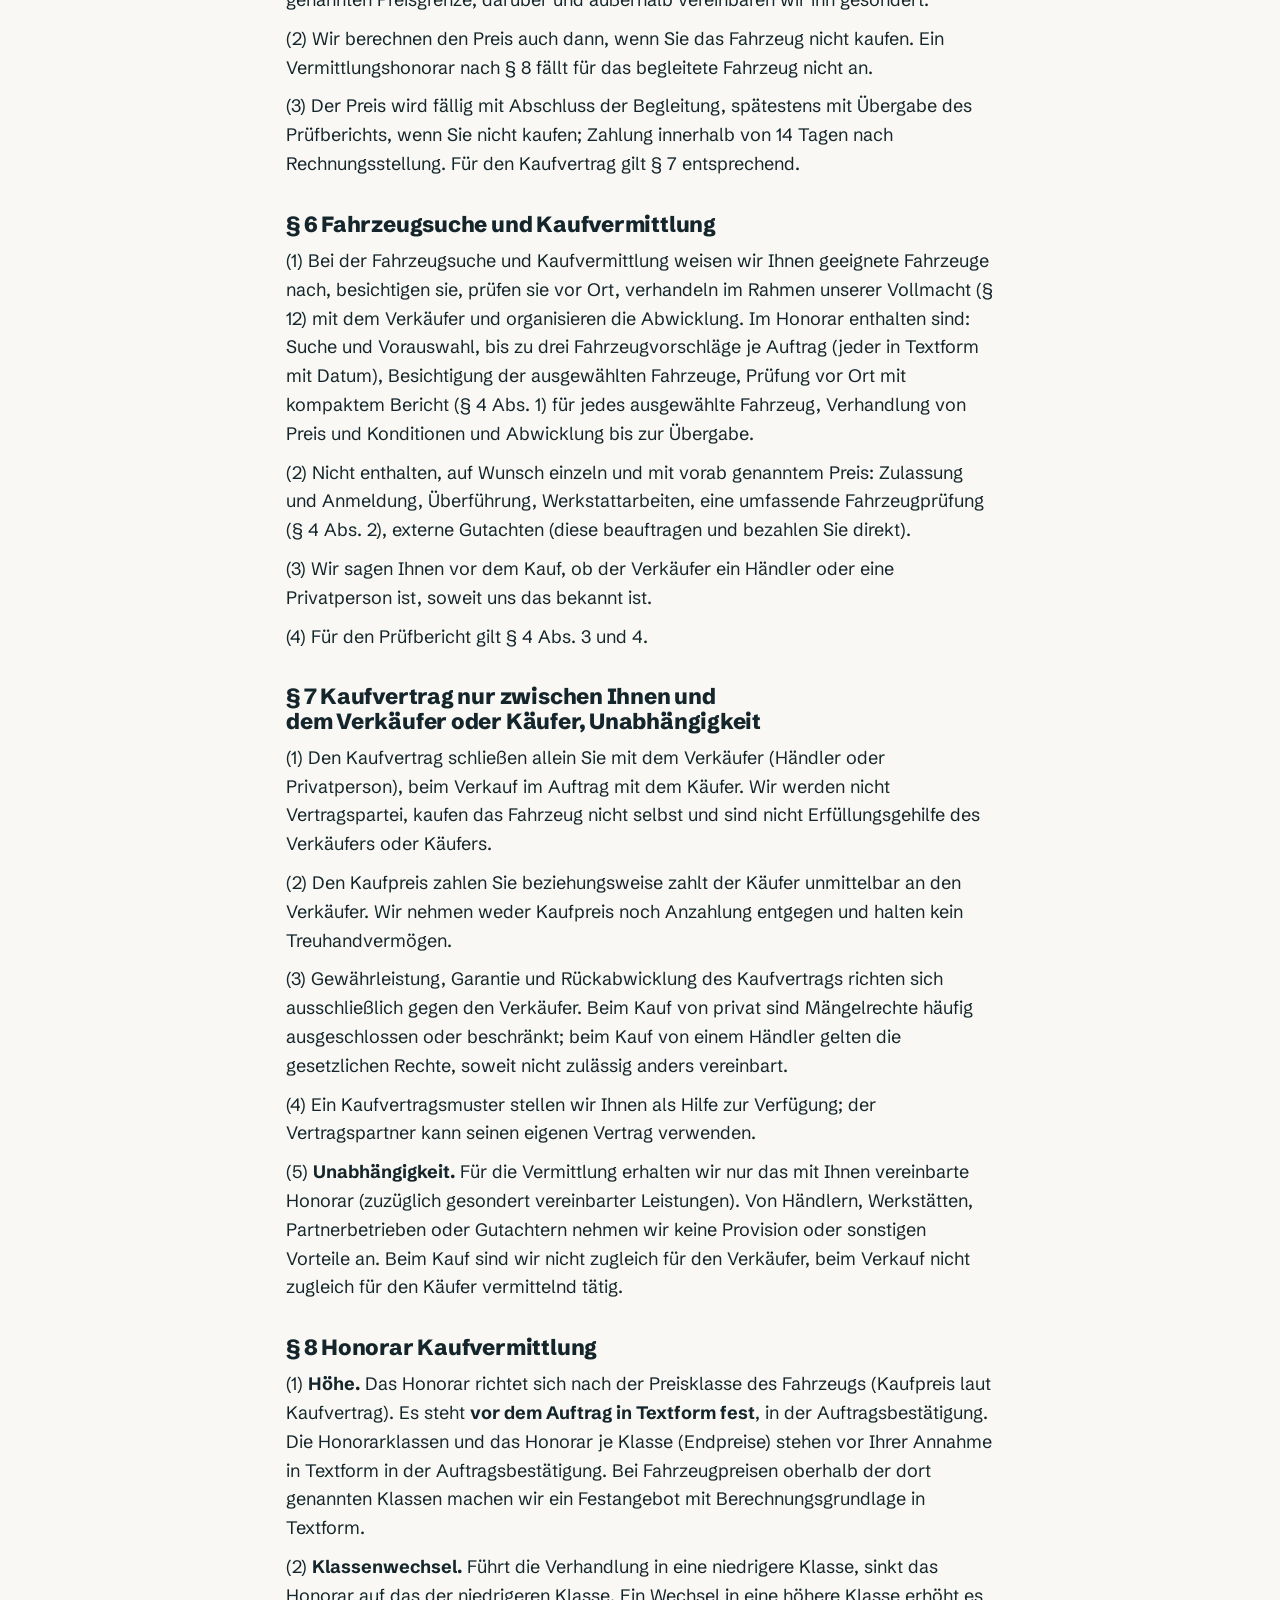
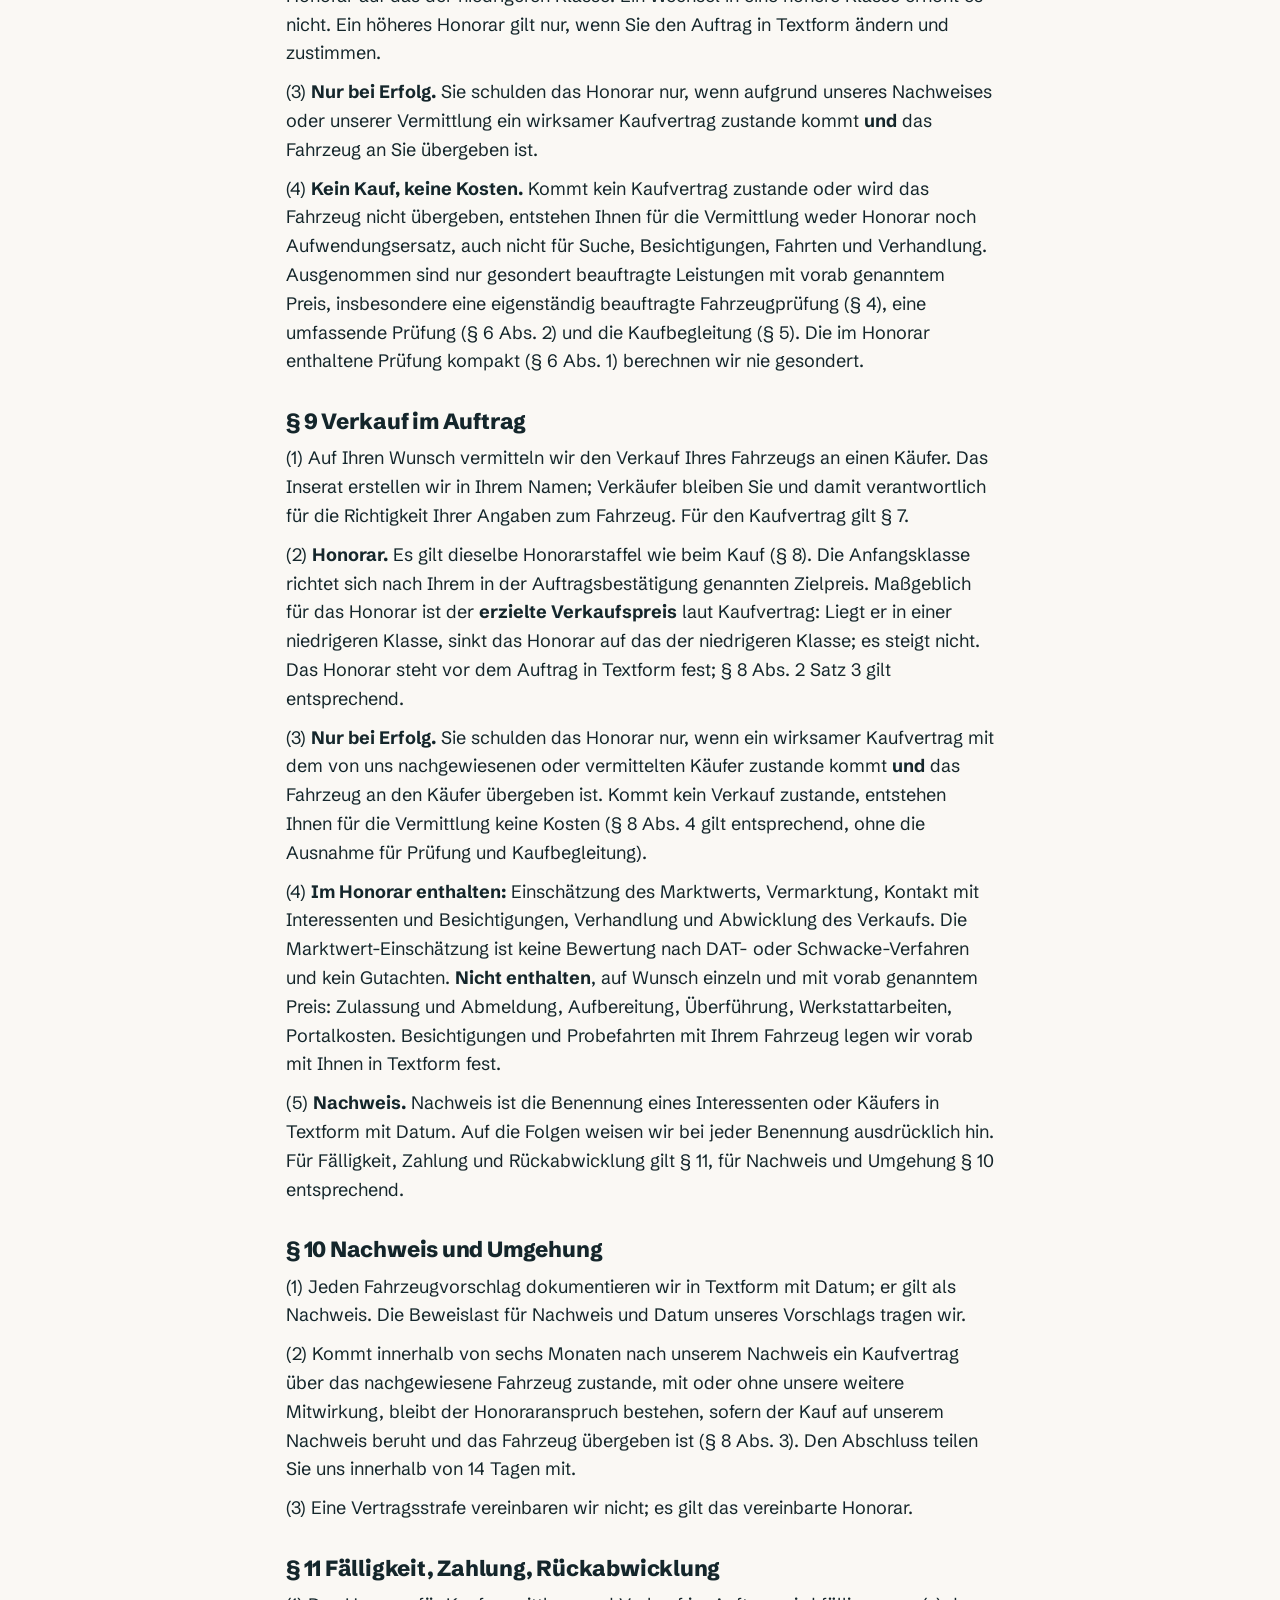
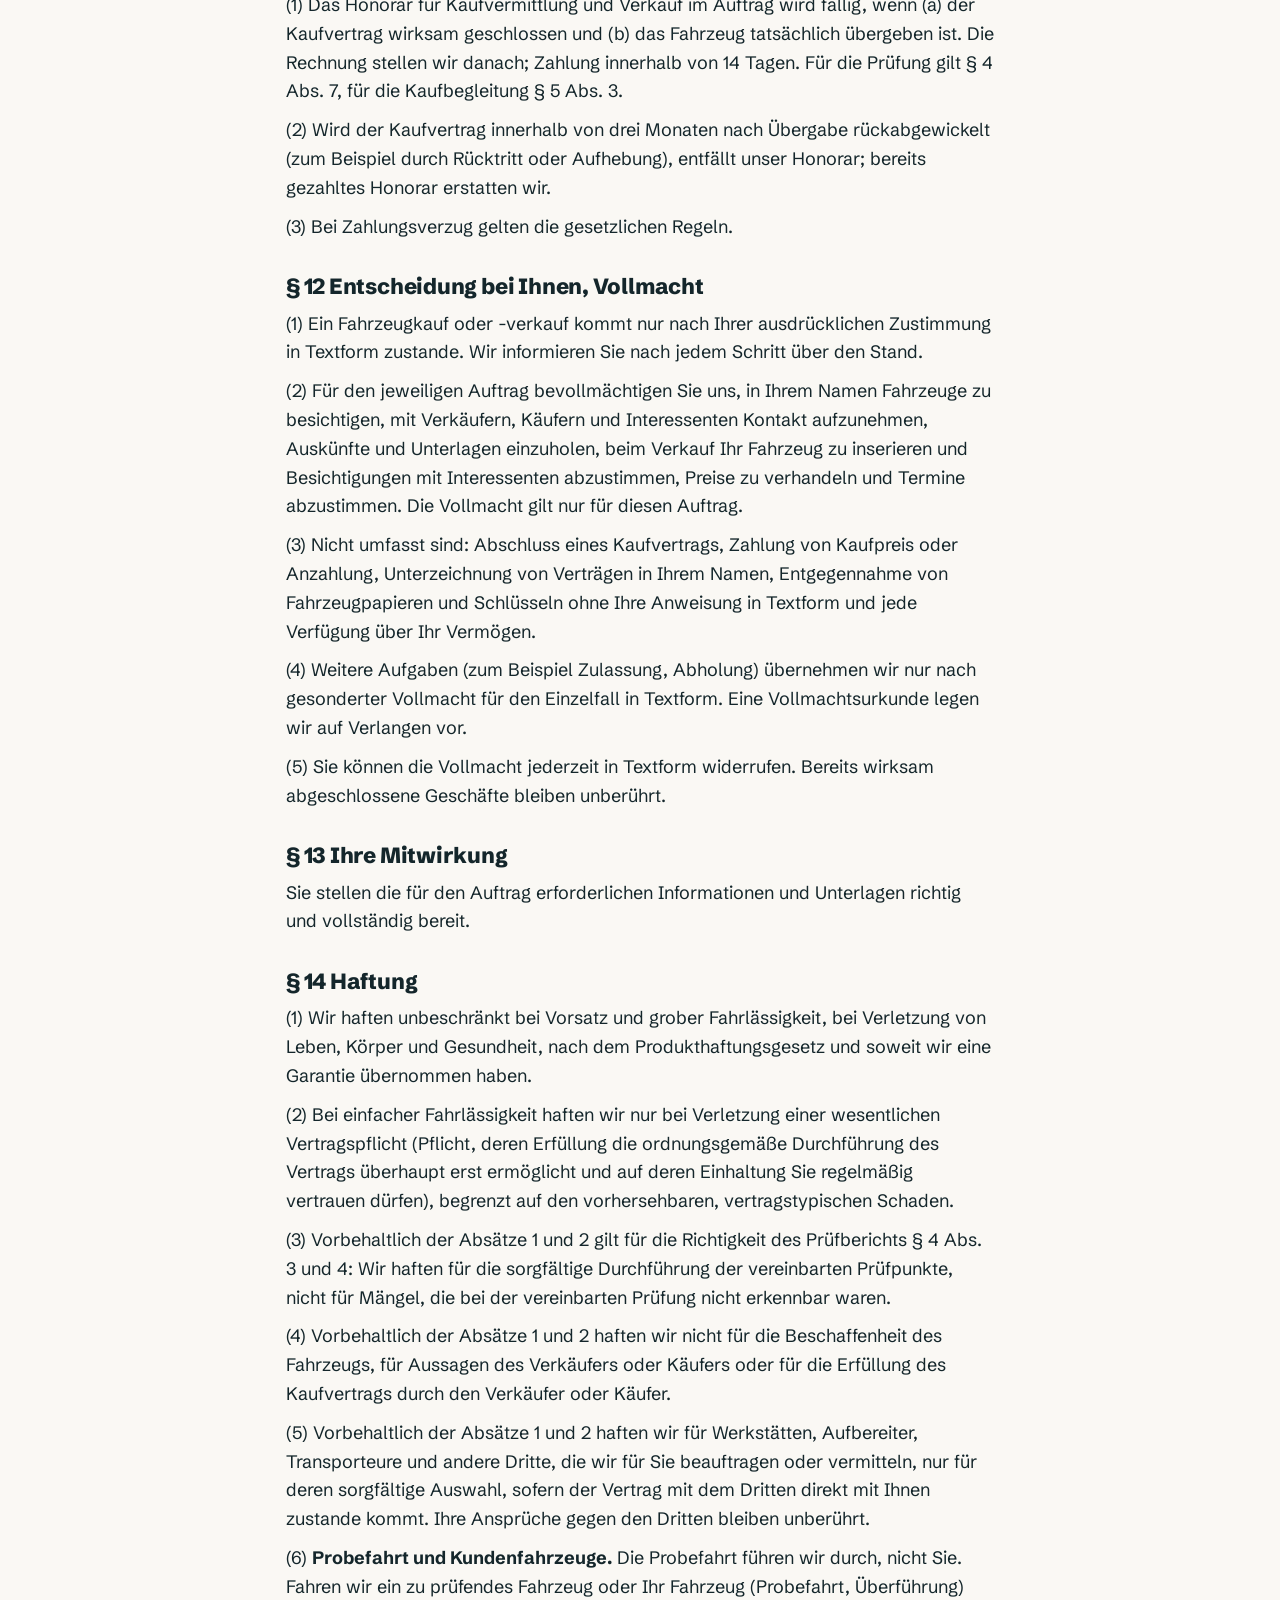
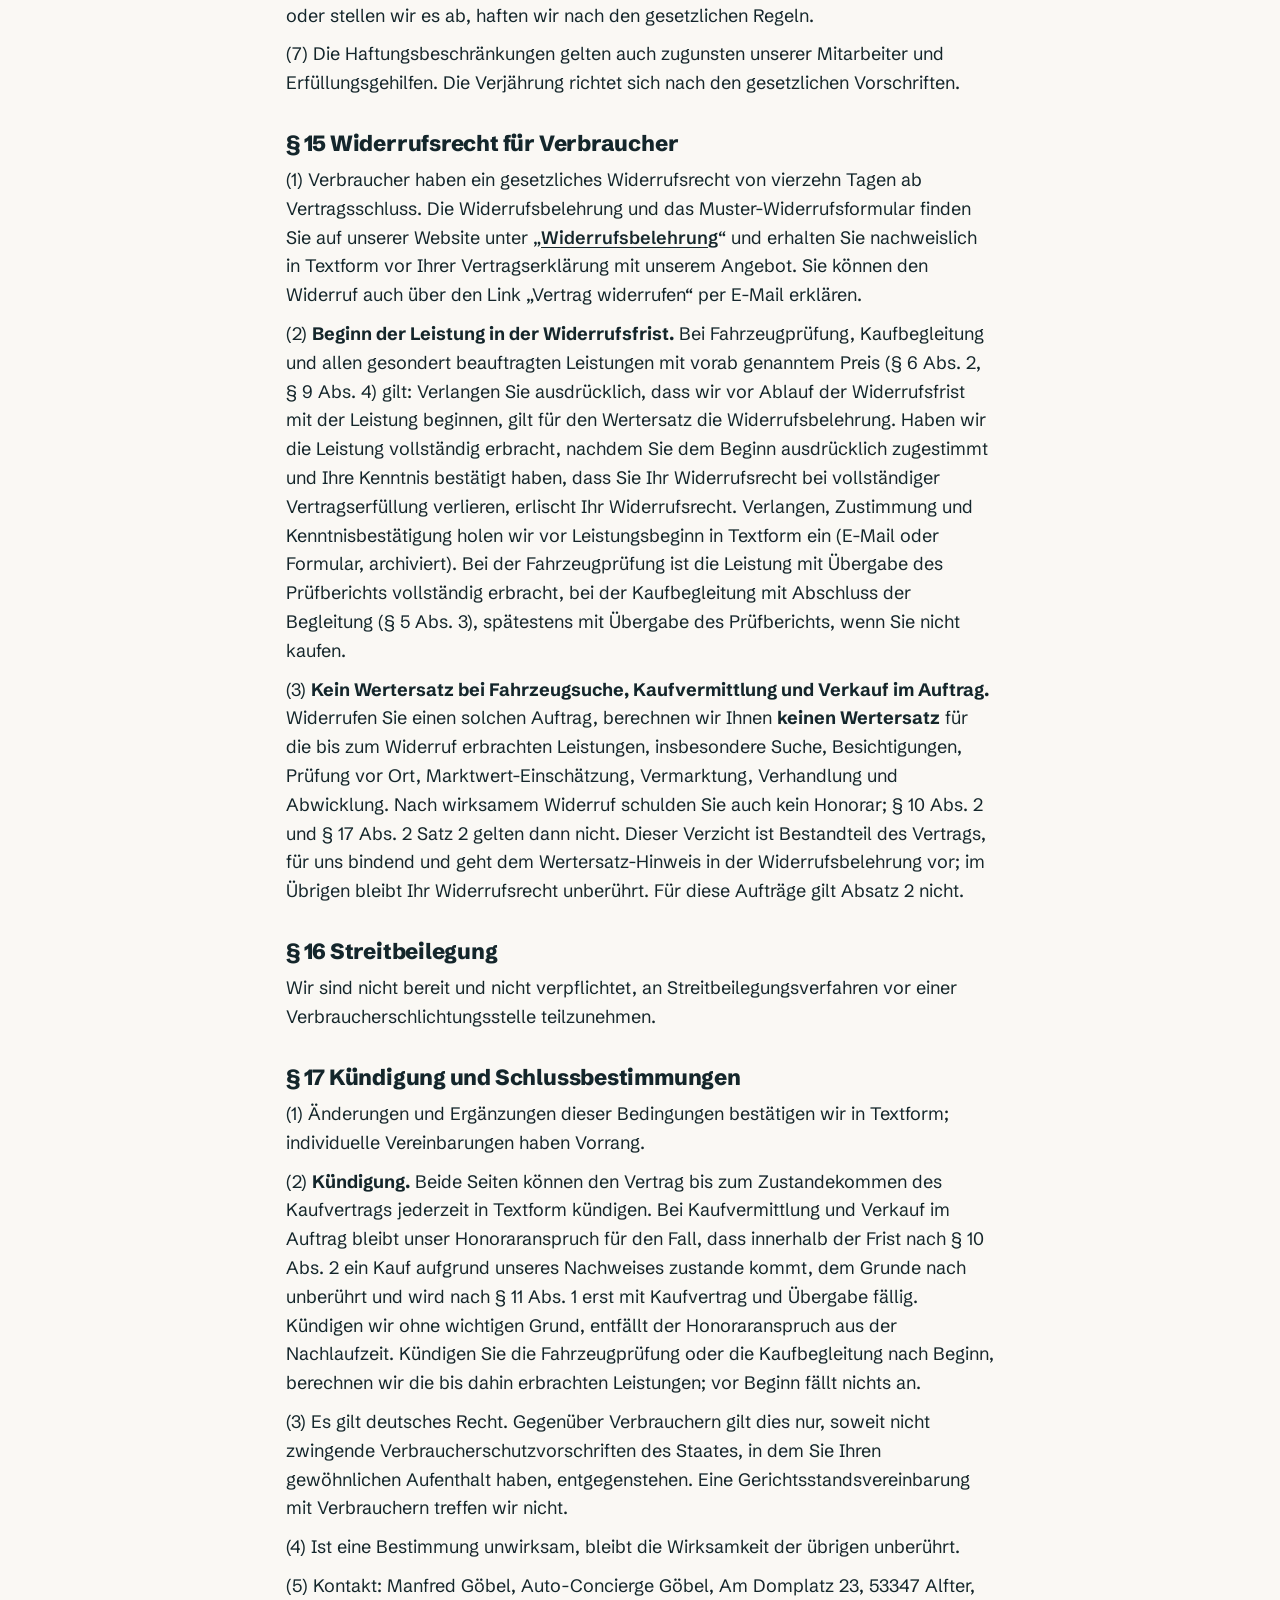
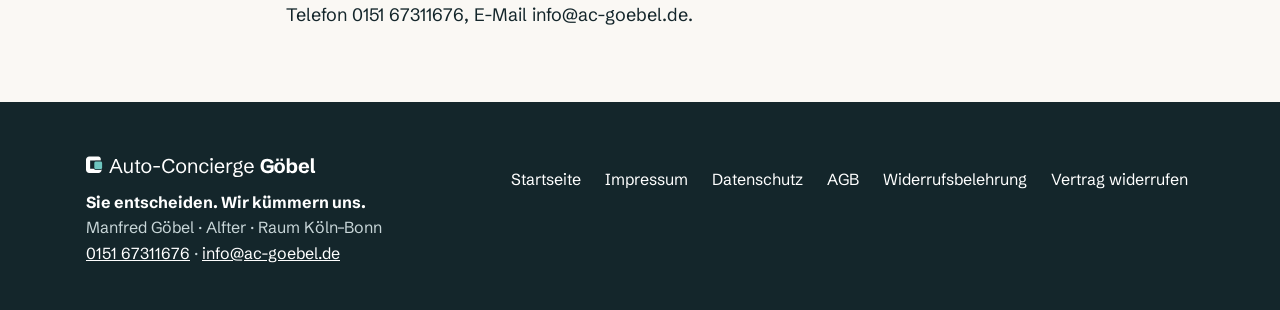
<file: agb.html>
<!doctype html>
<html lang="de">
<head>
<meta charset="utf-8">
<meta name="viewport" content="width=device-width, initial-scale=1, viewport-fit=cover">
<title>Allgemeine Geschäftsbedingungen · Auto-Concierge Göbel</title>
<meta name="description" content="Allgemeine Geschäftsbedingungen von Auto-Concierge Göbel, Alfter.">
<meta name="theme-color" content="#FAF8F4">
<link rel="icon" href="assets/favicon.svg" type="image/svg+xml">
<link rel="icon" href="assets/favicon.ico" sizes="any">
<link rel="apple-touch-icon" href="assets/apple-touch-icon.png">
<link rel="preload" href="fonts/SchibstedGrotesk.woff2" as="font" type="font/woff2" crossorigin>
<link rel="stylesheet" href="styles.css">
<meta property="og:type" content="website">
<meta property="og:locale" content="de_DE">
<meta property="og:site_name" content="Auto-Concierge Göbel">
<meta property="og:title" content="Allgemeine Geschäftsbedingungen · Auto-Concierge Göbel">
<meta property="og:description" content="Allgemeine Geschäftsbedingungen von Auto-Concierge Göbel, Alfter.">
<meta property="og:image" content="https://ac-goebel.de/assets/og-bild.png">
<meta name="twitter:card" content="summary_large_image">
</head>
<body>

<header class="top">
  <div class="wrap">
    <a class="marke-block" href="index.html" aria-label="Auto-Concierge Göbel, zum Seitenanfang">
      <img src="assets/wortmarke.svg" alt="Auto-Concierge Göbel" width="220" height="22">
      <span class="erklaer">Autokauf und -verkauf in Ihrem Auftrag</span>
    </a>
    <nav class="nav" aria-label="Hauptnavigation">
      <a href="index.html#leistungen">Leistungen</a><a href="index.html#ablauf">So läuft es</a><a href="index.html#preise">Preise</a><a href="index.html#fragen">Fragen</a><a href="index.html#kontakt">Kontakt</a>
    </nav>
    <div class="top-aktion">
      <a class="tel" href="tel:+4915167311676" aria-label="Anrufen: 0151 67311676"><svg width="22" height="22" viewBox="0 0 24 24" aria-hidden="true" focusable="false"><path fill="currentColor" d="M6.62 10.79c1.44 2.83 3.76 5.14 6.59 6.59l2.2-2.2c.27-.27.67-.36 1.02-.24 1.12.37 2.33.57 3.57.57.55 0 1 .45 1 1V20c0 .55-.45 1-1 1-9.39 0-17-7.61-17-17 0-.55.45-1 1-1h3.5c.55 0 1 .45 1 1 0 1.25.2 2.45.57 3.57.11.35.03.74-.25 1.02l-2.2 2.2z"/></svg><span class="tel-text">0151 67311676</span></a>
      <a class="btn btn-klein" href="index.html#kontakt">Rückruf vereinbaren</a>
      <details class="mobil"><summary>Menü</summary><div class="mobil-nav">
        <a href="index.html#leistungen">Leistungen</a><a href="index.html#ablauf">So läuft es</a><a href="index.html#preise">Preise</a><a href="index.html#fragen">Fragen</a><a href="index.html#kontakt">Kontakt</a>
      </div></details>
    </div>
  </div>
</header>
<main class="recht"><div class="wrap">

<h1>Allgemeine Geschäftsbedingungen</h1>
<p class="muted">Stand: 28. Oktober 2026. Diese Fassung gilt für Verträge, die ab diesem Datum geschlossen werden.</p>
<h2>§ 1 Geltung</h2>
<p>Diese Bedingungen gelten für alle Verträge zwischen Manfred Göbel, Auto-Concierge Göbel (nachfolgend „wir“), und seinen Auftraggebern (nachfolgend „Sie“) über Beratung, Fahrzeugprüfung, Fahrzeugsuche und Kaufvermittlung sowie Verkauf im Auftrag. Individuelle Vereinbarungen haben Vorrang; wir bestätigen sie in Textform.</p>
<h2>§ 2 Unsere Leistungen</h2>
<p>(1) Wir beraten, suchen, prüfen, verhandeln und organisieren in Ihrem Auftrag rund um Kauf und Verkauf von Kraftfahrzeugen. Welche Leistung wir schulden, ergibt sich aus Ihrem Auftrag in Textform.</p>
<p>(2) Wir bieten an: a) Fahrzeugprüfung (kompakt oder umfassend) mit Bericht (§ 4); b) Kaufbegleitung eines von Ihnen gefundenen Fahrzeugs (§ 5); c) Fahrzeugsuche und Kaufvermittlung (§§ 6 bis 8); d) Verkauf im Auftrag (§ 9); e) auf Anfrage und gesondert vereinbart: Organisation von Werkstatt, Aufbereitung, Transport, Überführung, Zulassung und Anmeldung über Dritte.</p>
<p>(3) Wir handeln ausschließlich in Ihrem Auftrag und vermitteln. Derzeit kaufen und verkaufen wir keine Fahrzeuge auf eigene Rechnung. Würden wir das künftig anbieten, vereinbaren wir es gesondert in Textform und legen unsere Rolle vor Vertragsschluss offen.</p>
<p>(4) Wir erbringen keine Rechts-, Steuer-, Finanzierungs- oder Versicherungsberatung und vermitteln keine Finanzierung, kein Leasing und keine Versicherung. Verträge, die uns vorgelegt werden, sehen wir nur auf wirtschaftliche Auffälligkeiten durch.</p>
<p>(5) Technische Arbeiten wie Reparatur, Lackierung oder Karosseriearbeiten führen wir nicht selbst aus. Wir organisieren sie über Werkstätten, Autohäuser oder Aufbereiter, die den Auftrag in eigener Verantwortung ausführen. Der Vertrag über die technische Arbeit kommt zwischen Ihnen und dem ausführenden Betrieb zustande, sofern wir nicht ausdrücklich etwas anderes in Textform vereinbaren.</p>
<p>(6) Einsatzgebiet ist Bonn (mit Alfter und Bornheim) plus 50 Kilometer Straßenentfernung. Die Anfahrt berechnen wir nicht gesondert. Liegt das Fahrzeug außerhalb, vereinbaren wir den Einsatz vor Vertragsschluss in Textform.</p>
<h2>§ 3 Vertragsschluss und Preise</h2>
<p>(1) Unser Angebot in Textform (zum Beispiel per E-Mail) ist bis zu dem darin genannten Datum, höchstens 14 Tage, bindend. Der Vertrag kommt zustande, wenn Sie das Angebot in Textform annehmen.</p>
<p>(2) Vor Ihrer Annahme erhalten Sie in Textform: unser Angebot mit Honorar beziehungsweise Preis und Leistungsumfang sowie die Widerrufsbelehrung mit Muster-Widerrufsformular. Bei Kaufvermittlung und Verkauf im Auftrag heißt unser Angebot Auftragsbestätigung; sie enthält Mindestfahrzeugpreis, Honorarklassen und Honorar (Endpreise) und wird mit Ihrer Annahme in Textform Vertragsinhalt.</p>
<p>(3) Alle Preise sind Endpreise in Euro. Preise und Honorare nennen wir Ihnen vor Auftragserteilung in Textform; maßgeblich ist das jeweilige Angebot.</p>
<p>(4) Fahrzeugsuche, Kaufvermittlung und Verkauf im Auftrag übernehmen wir ab einem Mindestfahrzeugpreis, der für alle Aufträge gleich gilt, auf unserer Website und in der Auftragsbestätigung steht. Darunter bieten wir die Fahrzeugprüfung an.</p>
<h2>§ 4 Fahrzeugprüfung kompakt und umfassend</h2>
<p>(1) Die Fahrzeugprüfung kompakt umfasst: eine Besichtigung des Fahrzeugs am vereinbarten Ort (Lack, Karosserie, Innenraum, Motorraum, Reifen), eine kurze Probefahrt, die wir durchführen, die Kontrolle von Fahrzeugschein, Serviceheft und Kilometerstand auf Auffälligkeiten, einen Bericht mit Fotos und einer Ampelbewertung sowie die Empfehlung kaufen, nachverhandeln oder Finger weg.</p>
<p>(2) Die Fahrzeugprüfung umfassend umfasst zusätzlich: eine lange Probefahrt von rund einer halben Stunde, den Abgleich von Serviceheft und Rückrufstatus mit den Herstellervorgaben, die Sichtprüfung von Unterboden, Radhäusern und Bremsen, soweit ohne Hebebühne einsehbar, eine Marktpreis-Einschätzung mit vergleichbaren Angeboten, eine schriftliche Verhandlungsempfehlung sowie einen ausführlichen Bericht mit Fotos, Mängelliste und Ampel.</p>
<p>(3) Die Prüfung ist ein Bericht auf Grundlage einer Sicht- und Funktionsprüfung. Sie ist kein Gutachten und ersetzt kein Gutachten eines Kfz-Sachverständigen. Es erfolgt keine Demontage und keine Werkstatt-Diagnose. Die Marktpreis-Einschätzung ist keine Bewertung nach DAT- oder Schwacke-Verfahren. Bei Fahrzeugen mit Elektro- oder Hybridantrieb sind Zustand und Restkapazität der Hochvolt-Batterie sowie das Hochvolt-System nicht Gegenstand der Prüfung, soweit nicht gesondert in Textform vereinbart.</p>
<p>(4) Mängel, die ohne Demontage oder Spezialgerät nicht erkennbar sind (verdeckte Mängel), sind nicht Gegenstand der Prüfung. Wir geben keine Zusicherung über Beschaffenheit, Unfallfreiheit, Laufleistung oder Wert des Fahrzeugs. Die Entscheidung über den Kauf treffen allein Sie. Die Haftung richtet sich nach § 14.</p>
<p>(5) Die Probefahrt setzt die Erlaubnis des Verkäufers voraus. Verweigert der Verkäufer Besichtigung oder Probefahrt, verkürzen wir den Umfang entsprechend oder verschieben den Termin kostenfrei. Sagt der Verkäufer den Termin ab, verschieben wir ihn kostenfrei. Sagen Sie den Termin ab, vereinbaren wir mit Ihnen einen neuen Termin; eine Berechnung erfolgt nur, wenn wir sie Ihnen vorab in Textform mitgeteilt haben.</p>
<p>(6) <strong>Preis.</strong> Den Preis je Fahrzeug nennen wir Ihnen vor Auftragserteilung in Textform (Endpreis). Er gilt für Fahrzeuge der Regelklasse (Kleinwagen, Kompaktklasse, Mittelklasse nach Herstellerangabe oder Angebot, auch mit Elektro- oder Hybridantrieb) im Einsatzgebiet. Für Fahrzeuge außerhalb des Einsatzgebiets gilt § 2 Abs. 6. Für Fahrzeuge außerhalb der Regelklasse (zum Beispiel Oberklasse, Transporter, Wohnmobil, Oldtimer) vereinbaren wir einen Aufpreis vor Auftragserteilung in Textform.</p>
<p>(7) Die Prüfung wird immer berechnet, auch wenn Sie das Fahrzeug nicht kaufen, da der Bericht Ihnen als Entscheidungsgrundlage dient. Der Preis wird fällig mit Übergabe des Prüfberichts in Textform; Zahlung innerhalb von 14 Tagen nach Rechnungsstellung. Eine Prüfung, die zum Honorar der Kaufvermittlung gehört (§ 6 Abs. 1), berechnen wir nicht gesondert.</p>
<h2>§ 5 Kaufbegleitung eines Kundenfundes</h2>
<p>(1) Haben Sie ein Fahrzeug selbst gefunden, begleiten wir den Kauf: umfassende Prüfung vor Ort (§ 4 Abs. 2), Verhandlung und Begleitung bis zur Übergabe. Den Preis (Endpreis je Fahrzeug) nennen wir Ihnen vor dem Auftrag in Textform; er gilt für Fahrzeuge der Regelklasse im Einsatzgebiet bis zu der in unserem Angebot genannten Preisgrenze, darüber und außerhalb vereinbaren wir ihn gesondert.</p>
<p>(2) Wir berechnen den Preis auch dann, wenn Sie das Fahrzeug nicht kaufen. Ein Vermittlungshonorar nach § 8 fällt für das begleitete Fahrzeug nicht an.</p>
<p>(3) Der Preis wird fällig mit Abschluss der Begleitung, spätestens mit Übergabe des Prüfberichts, wenn Sie nicht kaufen; Zahlung innerhalb von 14 Tagen nach Rechnungsstellung. Für den Kaufvertrag gilt § 7 entsprechend.</p>
<h2>§ 6 Fahrzeugsuche und Kaufvermittlung</h2>
<p>(1) Bei der Fahrzeugsuche und Kaufvermittlung weisen wir Ihnen geeignete Fahrzeuge nach, besichtigen sie, prüfen sie vor Ort, verhandeln im Rahmen unserer Vollmacht (§ 12) mit dem Verkäufer und organisieren die Abwicklung. Im Honorar enthalten sind: Suche und Vorauswahl, bis zu drei Fahrzeugvorschläge je Auftrag (jeder in Textform mit Datum), Besichtigung der ausgewählten Fahrzeuge, Prüfung vor Ort mit kompaktem Bericht (§ 4 Abs. 1) für jedes ausgewählte Fahrzeug, Verhandlung von Preis und Konditionen und Abwicklung bis zur Übergabe.</p>
<p>(2) Nicht enthalten, auf Wunsch einzeln und mit vorab genanntem Preis: Zulassung und Anmeldung, Überführung, Werkstattarbeiten, eine umfassende Fahrzeugprüfung (§ 4 Abs. 2), externe Gutachten (diese beauftragen und bezahlen Sie direkt).</p>
<p>(3) Wir sagen Ihnen vor dem Kauf, ob der Verkäufer ein Händler oder eine Privatperson ist, soweit uns das bekannt ist.</p>
<p>(4) Für den Prüfbericht gilt § 4 Abs. 3 und 4.</p>
<h2>§ 7 Kaufvertrag nur zwischen Ihnen und dem Verkäufer oder Käufer, Unabhängigkeit</h2>
<p>(1) Den Kaufvertrag schließen allein Sie mit dem Verkäufer (Händler oder Privatperson), beim Verkauf im Auftrag mit dem Käufer. Wir werden nicht Vertragspartei, kaufen das Fahrzeug nicht selbst und sind nicht Erfüllungsgehilfe des Verkäufers oder Käufers.</p>
<p>(2) Den Kaufpreis zahlen Sie beziehungsweise zahlt der Käufer unmittelbar an den Verkäufer. Wir nehmen weder Kaufpreis noch Anzahlung entgegen und halten kein Treuhandvermögen.</p>
<p>(3) Gewährleistung, Garantie und Rückabwicklung des Kaufvertrags richten sich ausschließlich gegen den Verkäufer. Beim Kauf von privat sind Mängelrechte häufig ausgeschlossen oder beschränkt; beim Kauf von einem Händler gelten die gesetzlichen Rechte, soweit nicht zulässig anders vereinbart.</p>
<p>(4) Ein Kaufvertragsmuster stellen wir Ihnen als Hilfe zur Verfügung; der Vertragspartner kann seinen eigenen Vertrag verwenden.</p>
<p>(5) <strong>Unabhängigkeit.</strong> Für die Vermittlung erhalten wir nur das mit Ihnen vereinbarte Honorar (zuzüglich gesondert vereinbarter Leistungen). Von Händlern, Werkstätten, Partnerbetrieben oder Gutachtern nehmen wir keine Provision oder sonstigen Vorteile an. Beim Kauf sind wir nicht zugleich für den Verkäufer, beim Verkauf nicht zugleich für den Käufer vermittelnd tätig.</p>
<h2>§ 8 Honorar Kaufvermittlung</h2>
<p>(1) <strong>Höhe.</strong> Das Honorar richtet sich nach der Preisklasse des Fahrzeugs (Kaufpreis laut Kaufvertrag). Es steht <strong>vor dem Auftrag in Textform fest</strong>, in der Auftragsbestätigung. Die Honorarklassen und das Honorar je Klasse (Endpreise) stehen vor Ihrer Annahme in Textform in der Auftragsbestätigung. Bei Fahrzeugpreisen oberhalb der dort genannten Klassen machen wir ein Festangebot mit Berechnungsgrundlage in Textform.</p>
<p>(2) <strong>Klassenwechsel.</strong> Führt die Verhandlung in eine niedrigere Klasse, sinkt das Honorar auf das der niedrigeren Klasse. Ein Wechsel in eine höhere Klasse erhöht es nicht. Ein höheres Honorar gilt nur, wenn Sie den Auftrag in Textform ändern und zustimmen.</p>
<p>(3) <strong>Nur bei Erfolg.</strong> Sie schulden das Honorar nur, wenn aufgrund unseres Nachweises oder unserer Vermittlung ein wirksamer Kaufvertrag zustande kommt <strong>und</strong> das Fahrzeug an Sie übergeben ist.</p>
<p>(4) <strong>Kein Kauf, keine Kosten.</strong> Kommt kein Kaufvertrag zustande oder wird das Fahrzeug nicht übergeben, entstehen Ihnen für die Vermittlung weder Honorar noch Aufwendungsersatz, auch nicht für Suche, Besichtigungen, Fahrten und Verhandlung. Ausgenommen sind nur gesondert beauftragte Leistungen mit vorab genanntem Preis, insbesondere eine eigenständig beauftragte Fahrzeugprüfung (§ 4), eine umfassende Prüfung (§ 6 Abs. 2) und die Kaufbegleitung (§ 5). Die im Honorar enthaltene Prüfung kompakt (§ 6 Abs. 1) berechnen wir nie gesondert.</p>
<h2>§ 9 Verkauf im Auftrag</h2>
<p>(1) Auf Ihren Wunsch vermitteln wir den Verkauf Ihres Fahrzeugs an einen Käufer. Das Inserat erstellen wir in Ihrem Namen; Verkäufer bleiben Sie und damit verantwortlich für die Richtigkeit Ihrer Angaben zum Fahrzeug. Für den Kaufvertrag gilt § 7.</p>
<p>(2) <strong>Honorar.</strong> Es gilt dieselbe Honorarstaffel wie beim Kauf (§ 8). Die Anfangsklasse richtet sich nach Ihrem in der Auftragsbestätigung genannten Zielpreis. Maßgeblich für das Honorar ist der <strong>erzielte Verkaufspreis</strong> laut Kaufvertrag: Liegt er in einer niedrigeren Klasse, sinkt das Honorar auf das der niedrigeren Klasse; es steigt nicht. Das Honorar steht vor dem Auftrag in Textform fest; § 8 Abs. 2 Satz 3 gilt entsprechend.</p>
<p>(3) <strong>Nur bei Erfolg.</strong> Sie schulden das Honorar nur, wenn ein wirksamer Kaufvertrag mit dem von uns nachgewiesenen oder vermittelten Käufer zustande kommt <strong>und</strong> das Fahrzeug an den Käufer übergeben ist. Kommt kein Verkauf zustande, entstehen Ihnen für die Vermittlung keine Kosten (§ 8 Abs. 4 gilt entsprechend, ohne die Ausnahme für Prüfung und Kaufbegleitung).</p>
<p>(4) <strong>Im Honorar enthalten:</strong> Einschätzung des Marktwerts, Vermarktung, Kontakt mit Interessenten und Besichtigungen, Verhandlung und Abwicklung des Verkaufs. Die Marktwert-Einschätzung ist keine Bewertung nach DAT- oder Schwacke-Verfahren und kein Gutachten. <strong>Nicht enthalten</strong>, auf Wunsch einzeln und mit vorab genanntem Preis: Zulassung und Abmeldung, Aufbereitung, Überführung, Werkstattarbeiten, Portalkosten. Besichtigungen und Probefahrten mit Ihrem Fahrzeug legen wir vorab mit Ihnen in Textform fest.</p>
<p>(5) <strong>Nachweis.</strong> Nachweis ist die Benennung eines Interessenten oder Käufers in Textform mit Datum. Auf die Folgen weisen wir bei jeder Benennung ausdrücklich hin. Für Fälligkeit, Zahlung und Rückabwicklung gilt § 11, für Nachweis und Umgehung § 10 entsprechend.</p>
<h2>§ 10 Nachweis und Umgehung</h2>
<p>(1) Jeden Fahrzeugvorschlag dokumentieren wir in Textform mit Datum; er gilt als Nachweis. Die Beweislast für Nachweis und Datum unseres Vorschlags tragen wir.</p>
<p>(2) Kommt innerhalb von sechs Monaten nach unserem Nachweis ein Kaufvertrag über das nachgewiesene Fahrzeug zustande, mit oder ohne unsere weitere Mitwirkung, bleibt der Honoraranspruch bestehen, sofern der Kauf auf unserem Nachweis beruht und das Fahrzeug übergeben ist (§ 8 Abs. 3). Den Abschluss teilen Sie uns innerhalb von 14 Tagen mit.</p>
<p>(3) Eine Vertragsstrafe vereinbaren wir nicht; es gilt das vereinbarte Honorar.</p>
<h2>§ 11 Fälligkeit, Zahlung, Rückabwicklung</h2>
<p>(1) Das Honorar für Kaufvermittlung und Verkauf im Auftrag wird fällig, wenn (a) der Kaufvertrag wirksam geschlossen und (b) das Fahrzeug tatsächlich übergeben ist. Die Rechnung stellen wir danach; Zahlung innerhalb von 14 Tagen. Für die Prüfung gilt § 4 Abs. 7, für die Kaufbegleitung § 5 Abs. 3.</p>
<p>(2) Wird der Kaufvertrag innerhalb von drei Monaten nach Übergabe rückabgewickelt (zum Beispiel durch Rücktritt oder Aufhebung), entfällt unser Honorar; bereits gezahltes Honorar erstatten wir.</p>
<p>(3) Bei Zahlungsverzug gelten die gesetzlichen Regeln.</p>
<h2>§ 12 Entscheidung bei Ihnen, Vollmacht</h2>
<p>(1) Ein Fahrzeugkauf oder -verkauf kommt nur nach Ihrer ausdrücklichen Zustimmung in Textform zustande. Wir informieren Sie nach jedem Schritt über den Stand.</p>
<p>(2) Für den jeweiligen Auftrag bevollmächtigen Sie uns, in Ihrem Namen Fahrzeuge zu besichtigen, mit Verkäufern, Käufern und Interessenten Kontakt aufzunehmen, Auskünfte und Unterlagen einzuholen, beim Verkauf Ihr Fahrzeug zu inserieren und Besichtigungen mit Interessenten abzustimmen, Preise zu verhandeln und Termine abzustimmen. Die Vollmacht gilt nur für diesen Auftrag.</p>
<p>(3) Nicht umfasst sind: Abschluss eines Kaufvertrags, Zahlung von Kaufpreis oder Anzahlung, Unterzeichnung von Verträgen in Ihrem Namen, Entgegennahme von Fahrzeugpapieren und Schlüsseln ohne Ihre Anweisung in Textform und jede Verfügung über Ihr Vermögen.</p>
<p>(4) Weitere Aufgaben (zum Beispiel Zulassung, Abholung) übernehmen wir nur nach gesonderter Vollmacht für den Einzelfall in Textform. Eine Vollmachtsurkunde legen wir auf Verlangen vor.</p>
<p>(5) Sie können die Vollmacht jederzeit in Textform widerrufen. Bereits wirksam abgeschlossene Geschäfte bleiben unberührt.</p>
<h2>§ 13 Ihre Mitwirkung</h2>
<p>Sie stellen die für den Auftrag erforderlichen Informationen und Unterlagen richtig und vollständig bereit.</p>
<h2>§ 14 Haftung</h2>
<p>(1) Wir haften unbeschränkt bei Vorsatz und grober Fahrlässigkeit, bei Verletzung von Leben, Körper und Gesundheit, nach dem Produkthaftungsgesetz und soweit wir eine Garantie übernommen haben.</p>
<p>(2) Bei einfacher Fahrlässigkeit haften wir nur bei Verletzung einer wesentlichen Vertragspflicht (Pflicht, deren Erfüllung die ordnungsgemäße Durchführung des Vertrags überhaupt erst ermöglicht und auf deren Einhaltung Sie regelmäßig vertrauen dürfen), begrenzt auf den vorhersehbaren, vertragstypischen Schaden.</p>
<p>(3) Vorbehaltlich der Absätze 1 und 2 gilt für die Richtigkeit des Prüfberichts § 4 Abs. 3 und 4: Wir haften für die sorgfältige Durchführung der vereinbarten Prüfpunkte, nicht für Mängel, die bei der vereinbarten Prüfung nicht erkennbar waren.</p>
<p>(4) Vorbehaltlich der Absätze 1 und 2 haften wir nicht für die Beschaffenheit des Fahrzeugs, für Aussagen des Verkäufers oder Käufers oder für die Erfüllung des Kaufvertrags durch den Verkäufer oder Käufer.</p>
<p>(5) Vorbehaltlich der Absätze 1 und 2 haften wir für Werkstätten, Aufbereiter, Transporteure und andere Dritte, die wir für Sie beauftragen oder vermitteln, nur für deren sorgfältige Auswahl, sofern der Vertrag mit dem Dritten direkt mit Ihnen zustande kommt. Ihre Ansprüche gegen den Dritten bleiben unberührt.</p>
<p>(6) <strong>Probefahrt und Kundenfahrzeuge.</strong> Die Probefahrt führen wir durch, nicht Sie. Fahren wir ein zu prüfendes Fahrzeug oder Ihr Fahrzeug (Probefahrt, Überführung) oder stellen wir es ab, haften wir nach den gesetzlichen Regeln.</p>
<p>(7) Die Haftungsbeschränkungen gelten auch zugunsten unserer Mitarbeiter und Erfüllungsgehilfen. Die Verjährung richtet sich nach den gesetzlichen Vorschriften.</p>
<h2>§ 15 Widerrufsrecht für Verbraucher</h2>
<p>(1) Verbraucher haben ein gesetzliches Widerrufsrecht von vierzehn Tagen ab Vertragsschluss. Die Widerrufsbelehrung und das Muster-Widerrufsformular finden Sie auf unserer Website unter „<a href="widerrufsbelehrung.html">Widerrufsbelehrung</a>“ und erhalten Sie nachweislich in Textform vor Ihrer Vertragserklärung mit unserem Angebot. Sie können den Widerruf auch über den Link „Vertrag widerrufen“ per E-Mail erklären.</p>
<p>(2) <strong>Beginn der Leistung in der Widerrufsfrist.</strong> Bei Fahrzeugprüfung, Kaufbegleitung und allen gesondert beauftragten Leistungen mit vorab genanntem Preis (§ 6 Abs. 2, § 9 Abs. 4) gilt: Verlangen Sie ausdrücklich, dass wir vor Ablauf der Widerrufsfrist mit der Leistung beginnen, gilt für den Wertersatz die Widerrufsbelehrung. Haben wir die Leistung vollständig erbracht, nachdem Sie dem Beginn ausdrücklich zugestimmt und Ihre Kenntnis bestätigt haben, dass Sie Ihr Widerrufsrecht bei vollständiger Vertragserfüllung verlieren, erlischt Ihr Widerrufsrecht. Verlangen, Zustimmung und Kenntnisbestätigung holen wir vor Leistungsbeginn in Textform ein (E-Mail oder Formular, archiviert). Bei der Fahrzeugprüfung ist die Leistung mit Übergabe des Prüfberichts vollständig erbracht, bei der Kaufbegleitung mit Abschluss der Begleitung (§ 5 Abs. 3), spätestens mit Übergabe des Prüfberichts, wenn Sie nicht kaufen.</p>
<p>(3) <strong>Kein Wertersatz bei Fahrzeugsuche, Kaufvermittlung und Verkauf im Auftrag.</strong> Widerrufen Sie einen solchen Auftrag, berechnen wir Ihnen <strong>keinen Wertersatz</strong> für die bis zum Widerruf erbrachten Leistungen, insbesondere Suche, Besichtigungen, Prüfung vor Ort, Marktwert-Einschätzung, Vermarktung, Verhandlung und Abwicklung. Nach wirksamem Widerruf schulden Sie auch kein Honorar; § 10 Abs. 2 und § 17 Abs. 2 Satz 2 gelten dann nicht. Dieser Verzicht ist Bestandteil des Vertrags, für uns bindend und geht dem Wertersatz-Hinweis in der Widerrufsbelehrung vor; im Übrigen bleibt Ihr Widerrufsrecht unberührt. Für diese Aufträge gilt Absatz 2 nicht.</p>
<h2>§ 16 Streitbeilegung</h2>
<p>Wir sind nicht bereit und nicht verpflichtet, an Streitbeilegungsverfahren vor einer Verbraucherschlichtungsstelle teilzunehmen.</p>
<h2>§ 17 Kündigung und Schlussbestimmungen</h2>
<p>(1) Änderungen und Ergänzungen dieser Bedingungen bestätigen wir in Textform; individuelle Vereinbarungen haben Vorrang.</p>
<p>(2) <strong>Kündigung.</strong> Beide Seiten können den Vertrag bis zum Zustandekommen des Kaufvertrags jederzeit in Textform kündigen. Bei Kaufvermittlung und Verkauf im Auftrag bleibt unser Honoraranspruch für den Fall, dass innerhalb der Frist nach § 10 Abs. 2 ein Kauf aufgrund unseres Nachweises zustande kommt, dem Grunde nach unberührt und wird nach § 11 Abs. 1 erst mit Kaufvertrag und Übergabe fällig. Kündigen wir ohne wichtigen Grund, entfällt der Honoraranspruch aus der Nachlaufzeit. Kündigen Sie die Fahrzeugprüfung oder die Kaufbegleitung nach Beginn, berechnen wir die bis dahin erbrachten Leistungen; vor Beginn fällt nichts an.</p>
<p>(3) Es gilt deutsches Recht. Gegenüber Verbrauchern gilt dies nur, soweit nicht zwingende Verbraucherschutzvorschriften des Staates, in dem Sie Ihren gewöhnlichen Aufenthalt haben, entgegenstehen. Eine Gerichtsstandsvereinbarung mit Verbrauchern treffen wir nicht.</p>
<p>(4) Ist eine Bestimmung unwirksam, bleibt die Wirksamkeit der übrigen unberührt.</p>
<p>(5) Kontakt: Manfred Göbel, Auto-Concierge Göbel, Am Domplatz 23, 53347 Alfter, Telefon 0151 67311676, E-Mail info@ac-goebel.de.</p>
</div></main>

<footer class="on-dark">
  <div class="wrap">
    <div>
      <img src="assets/wortmarke-weiss.svg" alt="Auto-Concierge Göbel" width="300" height="24">
      <p class="claim">Sie entscheiden. Wir kümmern uns.</p>
      <p class="fkontakt">Manfred Göbel · Alfter · Raum Köln–Bonn<br><a href="tel:+4915167311676">0151 67311676</a> · <a href="mailto:info@ac-goebel.de">info@ac-goebel.de</a></p>
    </div>
    <nav aria-label="Rechtliches">
      <a href="index.html">Startseite</a><a href="impressum.html">Impressum</a><a href="datenschutz.html">Datenschutz</a><a href="agb.html">AGB</a><a href="widerrufsbelehrung.html">Widerrufsbelehrung</a><a href="mailto:info@ac-goebel.de?subject=Widerruf&body=Bitte%20Name%2C%20Anschrift%20und%20Auftrag%20angeben.">Vertrag widerrufen</a>
    </nav>
  </div>
</footer>
<script src="script.js" defer></script>
<div class="aktionsleiste" role="group" aria-label="Schnellkontakt">
  <a class="btn btn-zweit" href="tel:+4915167311676">Anrufen</a>
  <a class="btn" href="index.html#kontakt">Rückruf vereinbaren</a>
</div>
</body>
</html>
</file>
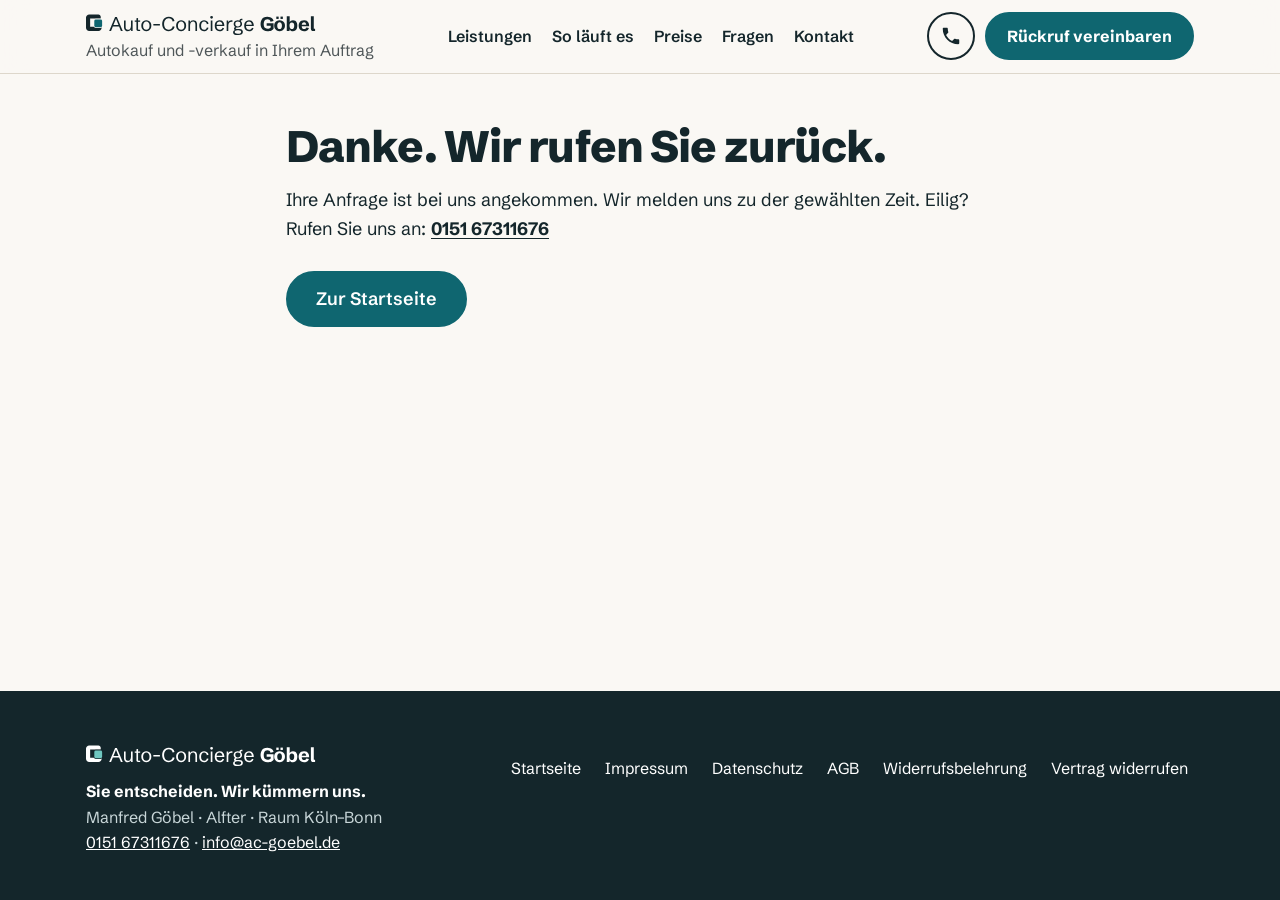
<file: danke.html>
<!doctype html>
<html lang="de">
<head>
<meta charset="utf-8">
<meta name="viewport" content="width=device-width, initial-scale=1, viewport-fit=cover">
<title>Danke · Auto-Concierge Göbel</title>
<meta name="description" content="Ihre Anfrage ist bei uns angekommen.">
<meta name="theme-color" content="#FAF8F4">
<link rel="icon" href="assets/favicon.svg" type="image/svg+xml">
<link rel="icon" href="assets/favicon.ico" sizes="any">
<link rel="apple-touch-icon" href="assets/apple-touch-icon.png">
<link rel="preload" href="fonts/SchibstedGrotesk.woff2" as="font" type="font/woff2" crossorigin>
<link rel="stylesheet" href="styles.css">
<meta property="og:type" content="website">
<meta property="og:locale" content="de_DE">
<meta property="og:site_name" content="Auto-Concierge Göbel">
<meta property="og:title" content="Danke · Auto-Concierge Göbel">
<meta property="og:description" content="Ihre Anfrage ist bei uns angekommen.">
<meta property="og:image" content="https://ac-goebel.de/assets/og-bild.png">
<meta name="twitter:card" content="summary_large_image">
</head>
<body>

<header class="top">
  <div class="wrap">
    <a class="marke-block" href="index.html" aria-label="Auto-Concierge Göbel, zum Seitenanfang">
      <img src="assets/wortmarke.svg" alt="Auto-Concierge Göbel" width="220" height="22">
      <span class="erklaer">Autokauf und -verkauf in Ihrem Auftrag</span>
    </a>
    <nav class="nav" aria-label="Hauptnavigation">
      <a href="index.html#leistungen">Leistungen</a><a href="index.html#ablauf">So läuft es</a><a href="index.html#preise">Preise</a><a href="index.html#fragen">Fragen</a><a href="index.html#kontakt">Kontakt</a>
    </nav>
    <div class="top-aktion">
      <a class="tel" href="tel:+4915167311676" aria-label="Anrufen: 0151 67311676"><svg width="22" height="22" viewBox="0 0 24 24" aria-hidden="true" focusable="false"><path fill="currentColor" d="M6.62 10.79c1.44 2.83 3.76 5.14 6.59 6.59l2.2-2.2c.27-.27.67-.36 1.02-.24 1.12.37 2.33.57 3.57.57.55 0 1 .45 1 1V20c0 .55-.45 1-1 1-9.39 0-17-7.61-17-17 0-.55.45-1 1-1h3.5c.55 0 1 .45 1 1 0 1.25.2 2.45.57 3.57.11.35.03.74-.25 1.02l-2.2 2.2z"/></svg><span class="tel-text">0151 67311676</span></a>
      <a class="btn btn-klein" href="index.html#kontakt">Rückruf vereinbaren</a>
      <details class="mobil"><summary>Menü</summary><div class="mobil-nav">
        <a href="index.html#leistungen">Leistungen</a><a href="index.html#ablauf">So läuft es</a><a href="index.html#preise">Preise</a><a href="index.html#fragen">Fragen</a><a href="index.html#kontakt">Kontakt</a>
      </div></details>
    </div>
  </div>
</header>
<main class="recht"><div class="wrap">
<h1>Danke. Wir rufen Sie zurück.</h1>
<p class="lead" style="margin-top:16px">Ihre Anfrage ist bei uns angekommen. Wir melden uns zu der gewählten Zeit. Eilig? Rufen Sie uns an: <a href="tel:+4915167311676"><b>0151 67311676</b></a></p>
<p style="margin-top:28px"><a class="btn" href="index.html">Zur Startseite</a></p></div></main>

<footer class="on-dark">
  <div class="wrap">
    <div>
      <img src="assets/wortmarke-weiss.svg" alt="Auto-Concierge Göbel" width="300" height="24">
      <p class="claim">Sie entscheiden. Wir kümmern uns.</p>
      <p class="fkontakt">Manfred Göbel · Alfter · Raum Köln–Bonn<br><a href="tel:+4915167311676">0151 67311676</a> · <a href="mailto:info@ac-goebel.de">info@ac-goebel.de</a></p>
    </div>
    <nav aria-label="Rechtliches">
      <a href="index.html">Startseite</a><a href="impressum.html">Impressum</a><a href="datenschutz.html">Datenschutz</a><a href="agb.html">AGB</a><a href="widerrufsbelehrung.html">Widerrufsbelehrung</a><a href="mailto:info@ac-goebel.de?subject=Widerruf&body=Bitte%20Name%2C%20Anschrift%20und%20Auftrag%20angeben.">Vertrag widerrufen</a>
    </nav>
  </div>
</footer>
<script src="script.js" defer></script>
<div class="aktionsleiste" role="group" aria-label="Schnellkontakt">
  <a class="btn btn-zweit" href="tel:+4915167311676">Anrufen</a>
  <a class="btn" href="index.html#kontakt">Rückruf vereinbaren</a>
</div>
</body>
</html>
</file>
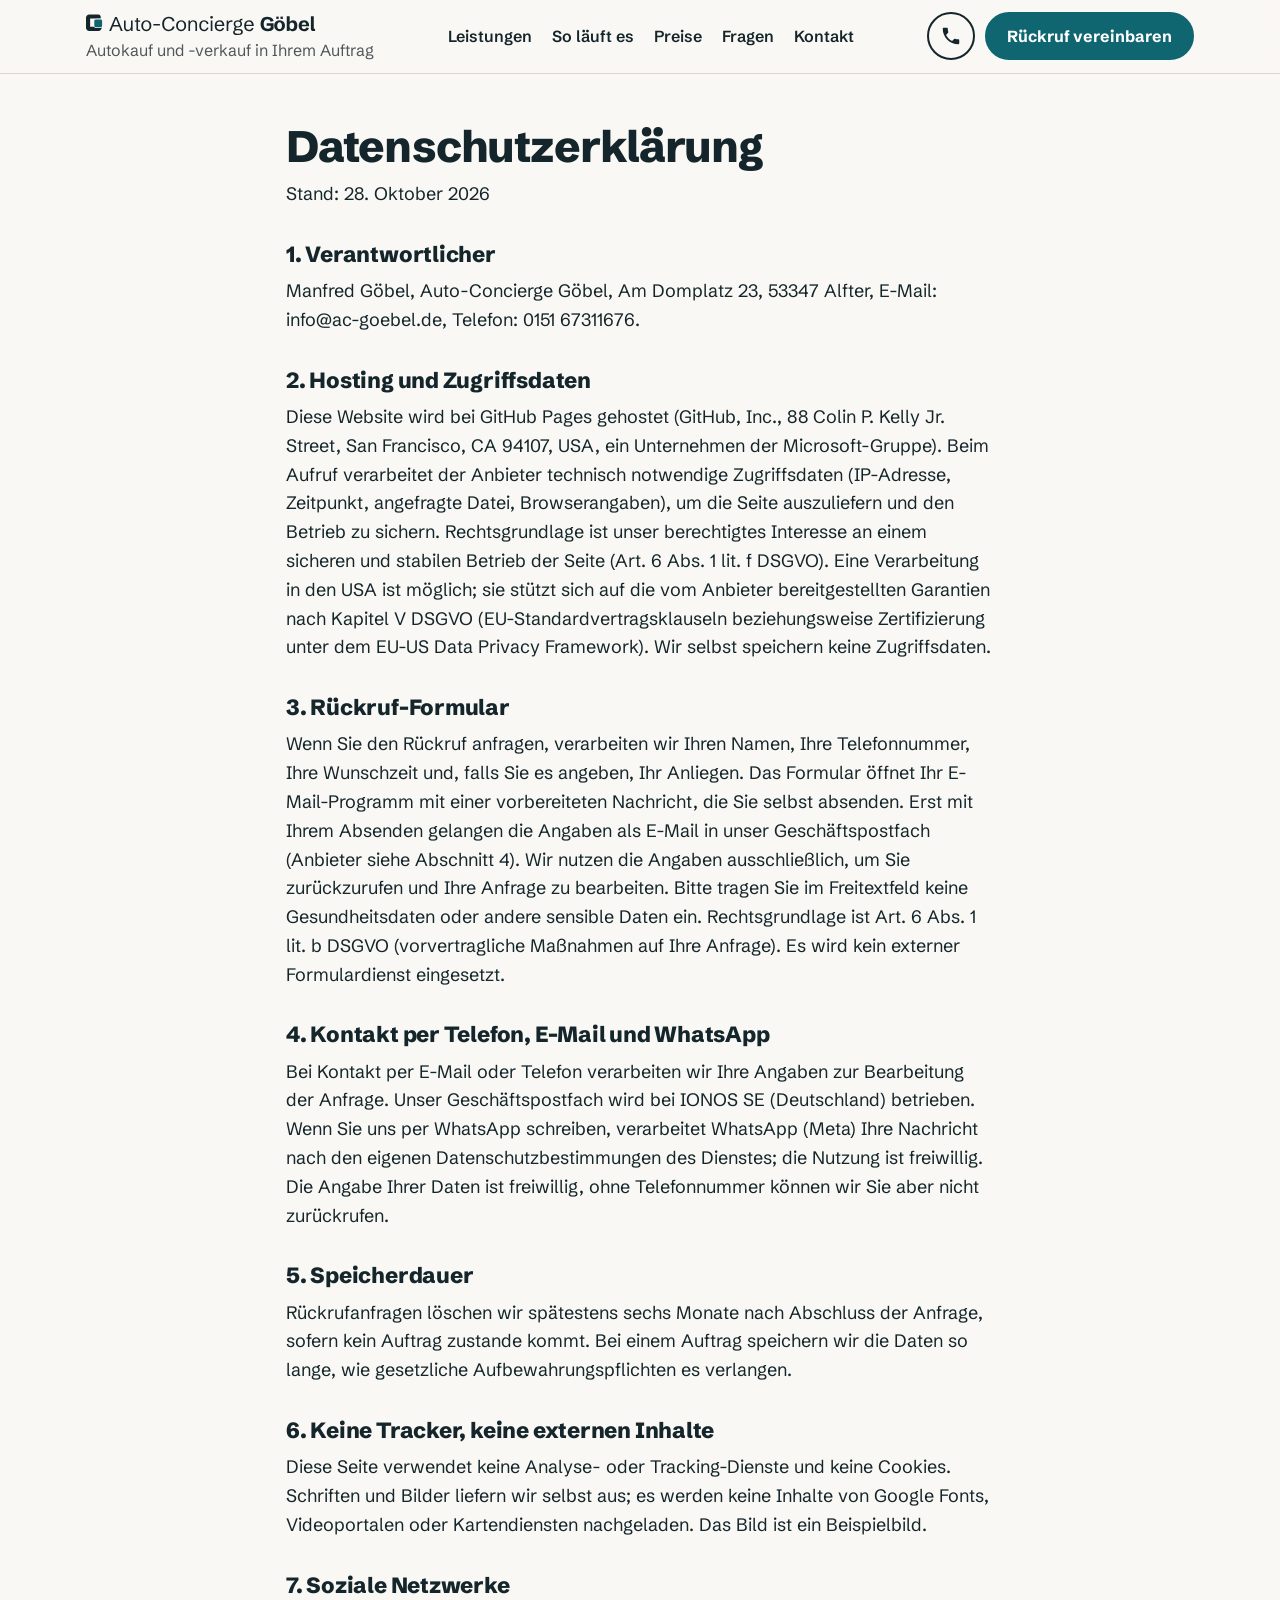
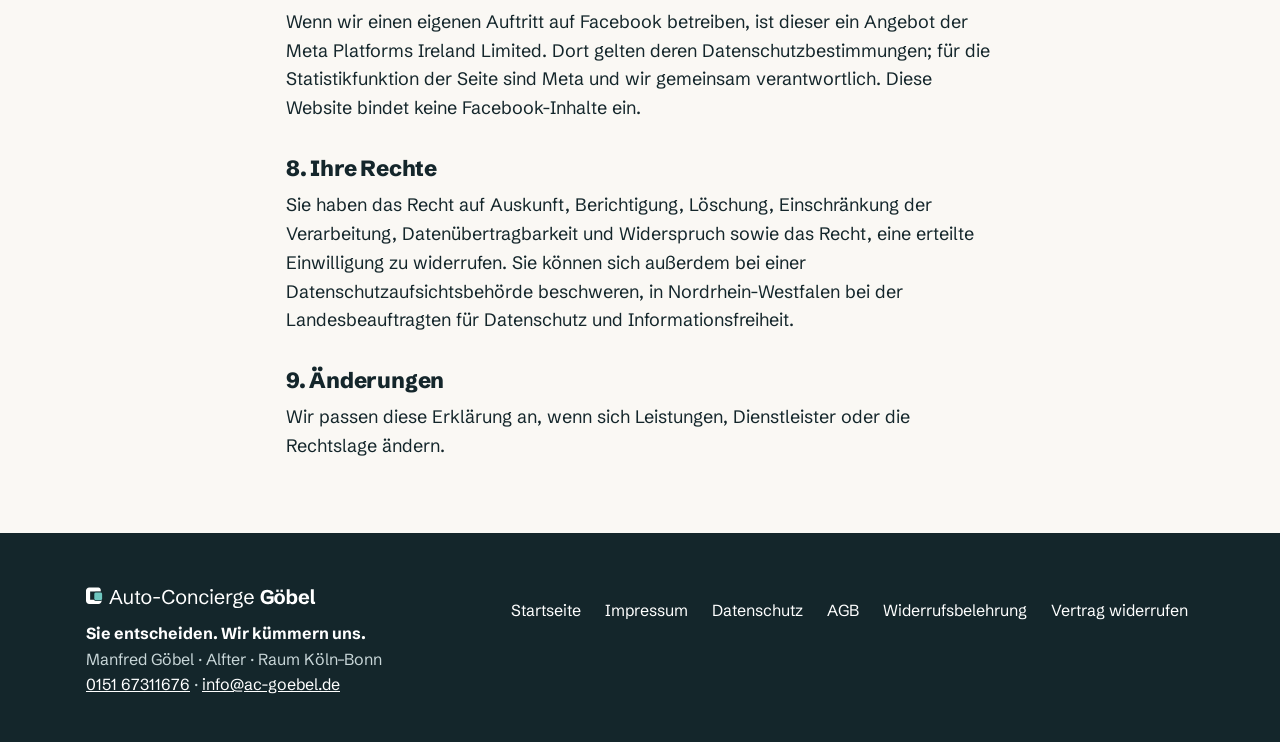
<file: datenschutz.html>
<!doctype html>
<html lang="de">
<head>
<meta charset="utf-8">
<meta name="viewport" content="width=device-width, initial-scale=1, viewport-fit=cover">
<title>Datenschutzerklärung · Auto-Concierge Göbel</title>
<meta name="description" content="Datenschutzerklärung von Auto-Concierge Göbel, Alfter.">
<meta name="theme-color" content="#FAF8F4">
<link rel="icon" href="assets/favicon.svg" type="image/svg+xml">
<link rel="icon" href="assets/favicon.ico" sizes="any">
<link rel="apple-touch-icon" href="assets/apple-touch-icon.png">
<link rel="preload" href="fonts/SchibstedGrotesk.woff2" as="font" type="font/woff2" crossorigin>
<link rel="stylesheet" href="styles.css">
<meta property="og:type" content="website">
<meta property="og:locale" content="de_DE">
<meta property="og:site_name" content="Auto-Concierge Göbel">
<meta property="og:title" content="Datenschutzerklärung · Auto-Concierge Göbel">
<meta property="og:description" content="Datenschutzerklärung von Auto-Concierge Göbel, Alfter.">
<meta property="og:image" content="https://ac-goebel.de/assets/og-bild.png">
<meta name="twitter:card" content="summary_large_image">
</head>
<body>

<header class="top">
  <div class="wrap">
    <a class="marke-block" href="index.html" aria-label="Auto-Concierge Göbel, zum Seitenanfang">
      <img src="assets/wortmarke.svg" alt="Auto-Concierge Göbel" width="220" height="22">
      <span class="erklaer">Autokauf und -verkauf in Ihrem Auftrag</span>
    </a>
    <nav class="nav" aria-label="Hauptnavigation">
      <a href="index.html#leistungen">Leistungen</a><a href="index.html#ablauf">So läuft es</a><a href="index.html#preise">Preise</a><a href="index.html#fragen">Fragen</a><a href="index.html#kontakt">Kontakt</a>
    </nav>
    <div class="top-aktion">
      <a class="tel" href="tel:+4915167311676" aria-label="Anrufen: 0151 67311676"><svg width="22" height="22" viewBox="0 0 24 24" aria-hidden="true" focusable="false"><path fill="currentColor" d="M6.62 10.79c1.44 2.83 3.76 5.14 6.59 6.59l2.2-2.2c.27-.27.67-.36 1.02-.24 1.12.37 2.33.57 3.57.57.55 0 1 .45 1 1V20c0 .55-.45 1-1 1-9.39 0-17-7.61-17-17 0-.55.45-1 1-1h3.5c.55 0 1 .45 1 1 0 1.25.2 2.45.57 3.57.11.35.03.74-.25 1.02l-2.2 2.2z"/></svg><span class="tel-text">0151 67311676</span></a>
      <a class="btn btn-klein" href="index.html#kontakt">Rückruf vereinbaren</a>
      <details class="mobil"><summary>Menü</summary><div class="mobil-nav">
        <a href="index.html#leistungen">Leistungen</a><a href="index.html#ablauf">So läuft es</a><a href="index.html#preise">Preise</a><a href="index.html#fragen">Fragen</a><a href="index.html#kontakt">Kontakt</a>
      </div></details>
    </div>
  </div>
</header>
<main class="recht"><div class="wrap">
<h1>Datenschutzerklärung</h1>
<p class="muted">Stand: 28. Oktober 2026</p>
<h2>1. Verantwortlicher</h2>
<p>Manfred Göbel, Auto-Concierge Göbel, Am Domplatz 23, 53347 Alfter, E-Mail: info@ac-goebel.de, Telefon: 0151 67311676.</p>
<h2>2. Hosting und Zugriffsdaten</h2>
<p>Diese Website wird bei GitHub Pages gehostet (GitHub, Inc., 88 Colin P. Kelly Jr. Street, San Francisco, CA 94107, USA, ein Unternehmen der Microsoft-Gruppe). Beim Aufruf verarbeitet der Anbieter technisch notwendige Zugriffsdaten (IP-Adresse, Zeitpunkt, angefragte Datei, Browserangaben), um die Seite auszuliefern und den Betrieb zu sichern. Rechtsgrundlage ist unser berechtigtes Interesse an einem sicheren und stabilen Betrieb der Seite (Art. 6 Abs. 1 lit. f DSGVO). Eine Verarbeitung in den USA ist möglich; sie stützt sich auf die vom Anbieter bereitgestellten Garantien nach Kapitel V DSGVO (EU-Standardvertragsklauseln beziehungsweise Zertifizierung unter dem EU-US Data Privacy Framework). Wir selbst speichern keine Zugriffsdaten.</p>
<h2>3. Rückruf-Formular</h2>
<p>Wenn Sie den Rückruf anfragen, verarbeiten wir Ihren Namen, Ihre Telefonnummer, Ihre Wunschzeit und, falls Sie es angeben, Ihr Anliegen. Das Formular öffnet Ihr E-Mail-Programm mit einer vorbereiteten Nachricht, die Sie selbst absenden. Erst mit Ihrem Absenden gelangen die Angaben als E-Mail in unser Geschäftspostfach (Anbieter siehe Abschnitt 4). Wir nutzen die Angaben ausschließlich, um Sie zurückzurufen und Ihre Anfrage zu bearbeiten. Bitte tragen Sie im Freitextfeld keine Gesundheitsdaten oder andere sensible Daten ein. Rechtsgrundlage ist Art. 6 Abs. 1 lit. b DSGVO (vorvertragliche Maßnahmen auf Ihre Anfrage). Es wird kein externer Formulardienst eingesetzt.</p>
<h2>4. Kontakt per Telefon, E-Mail und WhatsApp</h2>
<p>Bei Kontakt per E-Mail oder Telefon verarbeiten wir Ihre Angaben zur Bearbeitung der Anfrage. Unser Geschäftspostfach wird bei IONOS SE (Deutschland) betrieben. Wenn Sie uns per WhatsApp schreiben, verarbeitet WhatsApp (Meta) Ihre Nachricht nach den eigenen Datenschutzbestimmungen des Dienstes; die Nutzung ist freiwillig. Die Angabe Ihrer Daten ist freiwillig, ohne Telefonnummer können wir Sie aber nicht zurückrufen.</p>
<h2>5. Speicherdauer</h2>
<p>Rückrufanfragen löschen wir spätestens sechs Monate nach Abschluss der Anfrage, sofern kein Auftrag zustande kommt. Bei einem Auftrag speichern wir die Daten so lange, wie gesetzliche Aufbewahrungspflichten es verlangen.</p>
<h2>6. Keine Tracker, keine externen Inhalte</h2>
<p>Diese Seite verwendet keine Analyse- oder Tracking-Dienste und keine Cookies. Schriften und Bilder liefern wir selbst aus; es werden keine Inhalte von Google Fonts, Videoportalen oder Kartendiensten nachgeladen. Das Bild ist ein Beispielbild.</p>
<h2>7. Soziale Netzwerke</h2>
<p>Wenn wir einen eigenen Auftritt auf Facebook betreiben, ist dieser ein Angebot der Meta Platforms Ireland Limited. Dort gelten deren Datenschutzbestimmungen; für die Statistikfunktion der Seite sind Meta und wir gemeinsam verantwortlich. Diese Website bindet keine Facebook-Inhalte ein.</p>
<h2>8. Ihre Rechte</h2>
<p>Sie haben das Recht auf Auskunft, Berichtigung, Löschung, Einschränkung der Verarbeitung, Datenübertragbarkeit und Widerspruch sowie das Recht, eine erteilte Einwilligung zu widerrufen. Sie können sich außerdem bei einer Datenschutzaufsichtsbehörde beschweren, in Nordrhein-Westfalen bei der Landesbeauftragten für Datenschutz und Informationsfreiheit.</p>
<h2>9. Änderungen</h2>
<p>Wir passen diese Erklärung an, wenn sich Leistungen, Dienstleister oder die Rechtslage ändern.</p>
</div></main>

<footer class="on-dark">
  <div class="wrap">
    <div>
      <img src="assets/wortmarke-weiss.svg" alt="Auto-Concierge Göbel" width="300" height="24">
      <p class="claim">Sie entscheiden. Wir kümmern uns.</p>
      <p class="fkontakt">Manfred Göbel · Alfter · Raum Köln–Bonn<br><a href="tel:+4915167311676">0151 67311676</a> · <a href="mailto:info@ac-goebel.de">info@ac-goebel.de</a></p>
    </div>
    <nav aria-label="Rechtliches">
      <a href="index.html">Startseite</a><a href="impressum.html">Impressum</a><a href="datenschutz.html">Datenschutz</a><a href="agb.html">AGB</a><a href="widerrufsbelehrung.html">Widerrufsbelehrung</a><a href="mailto:info@ac-goebel.de?subject=Widerruf&body=Bitte%20Name%2C%20Anschrift%20und%20Auftrag%20angeben.">Vertrag widerrufen</a>
    </nav>
  </div>
</footer>
<script src="script.js" defer></script>
<div class="aktionsleiste" role="group" aria-label="Schnellkontakt">
  <a class="btn btn-zweit" href="tel:+4915167311676">Anrufen</a>
  <a class="btn" href="index.html#kontakt">Rückruf vereinbaren</a>
</div>
</body>
</html>
</file>
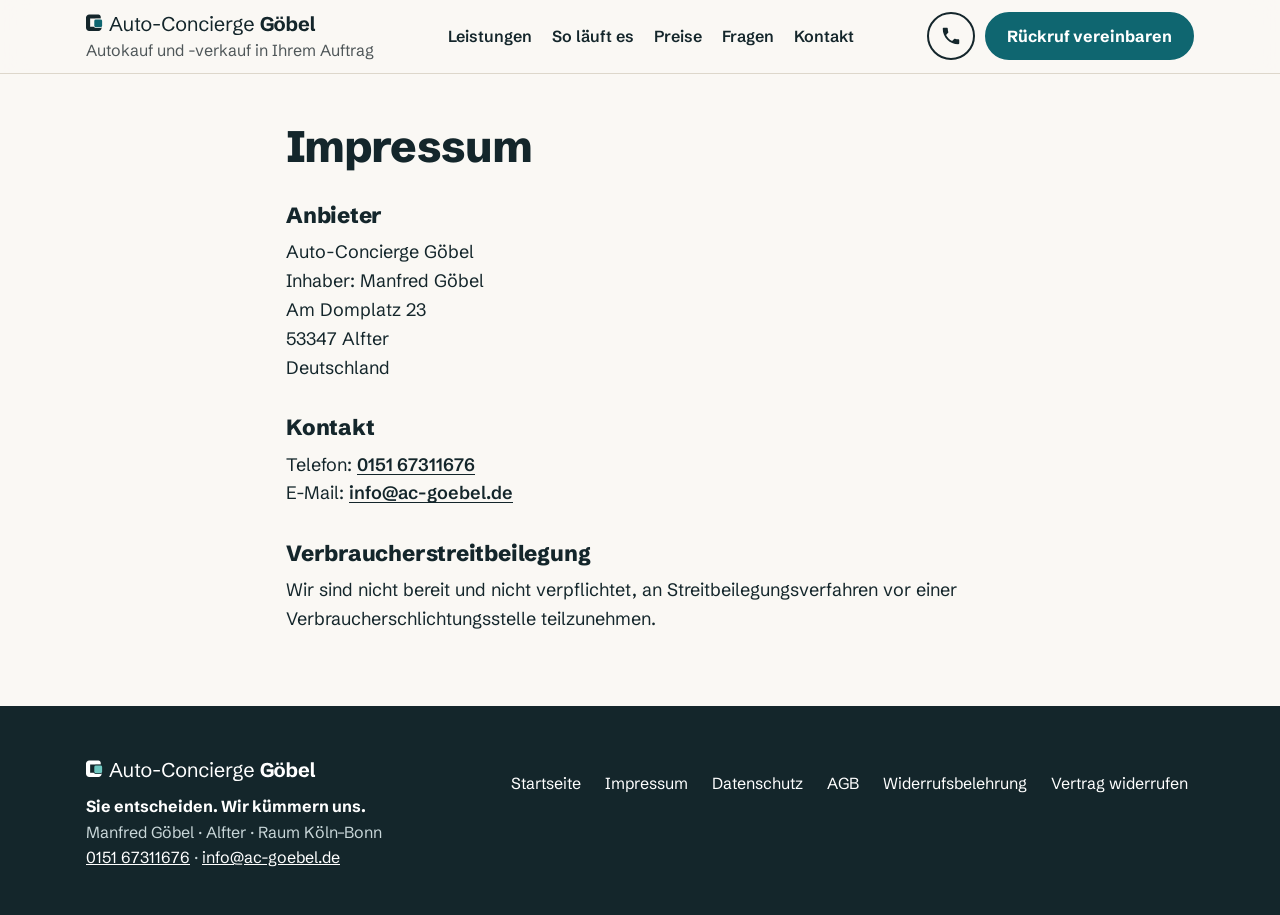
<file: impressum.html>
<!doctype html>
<html lang="de">
<head>
<meta charset="utf-8">
<meta name="viewport" content="width=device-width, initial-scale=1, viewport-fit=cover">
<title>Impressum · Auto-Concierge Göbel</title>
<meta name="description" content="Impressum von Auto-Concierge Göbel, Alfter.">
<meta name="theme-color" content="#FAF8F4">
<link rel="icon" href="assets/favicon.svg" type="image/svg+xml">
<link rel="icon" href="assets/favicon.ico" sizes="any">
<link rel="apple-touch-icon" href="assets/apple-touch-icon.png">
<link rel="preload" href="fonts/SchibstedGrotesk.woff2" as="font" type="font/woff2" crossorigin>
<link rel="stylesheet" href="styles.css">
<meta property="og:type" content="website">
<meta property="og:locale" content="de_DE">
<meta property="og:site_name" content="Auto-Concierge Göbel">
<meta property="og:title" content="Impressum · Auto-Concierge Göbel">
<meta property="og:description" content="Impressum von Auto-Concierge Göbel, Alfter.">
<meta property="og:image" content="https://ac-goebel.de/assets/og-bild.png">
<meta name="twitter:card" content="summary_large_image">
</head>
<body>

<header class="top">
  <div class="wrap">
    <a class="marke-block" href="index.html" aria-label="Auto-Concierge Göbel, zum Seitenanfang">
      <img src="assets/wortmarke.svg" alt="Auto-Concierge Göbel" width="220" height="22">
      <span class="erklaer">Autokauf und -verkauf in Ihrem Auftrag</span>
    </a>
    <nav class="nav" aria-label="Hauptnavigation">
      <a href="index.html#leistungen">Leistungen</a><a href="index.html#ablauf">So läuft es</a><a href="index.html#preise">Preise</a><a href="index.html#fragen">Fragen</a><a href="index.html#kontakt">Kontakt</a>
    </nav>
    <div class="top-aktion">
      <a class="tel" href="tel:+4915167311676" aria-label="Anrufen: 0151 67311676"><svg width="22" height="22" viewBox="0 0 24 24" aria-hidden="true" focusable="false"><path fill="currentColor" d="M6.62 10.79c1.44 2.83 3.76 5.14 6.59 6.59l2.2-2.2c.27-.27.67-.36 1.02-.24 1.12.37 2.33.57 3.57.57.55 0 1 .45 1 1V20c0 .55-.45 1-1 1-9.39 0-17-7.61-17-17 0-.55.45-1 1-1h3.5c.55 0 1 .45 1 1 0 1.25.2 2.45.57 3.57.11.35.03.74-.25 1.02l-2.2 2.2z"/></svg><span class="tel-text">0151 67311676</span></a>
      <a class="btn btn-klein" href="index.html#kontakt">Rückruf vereinbaren</a>
      <details class="mobil"><summary>Menü</summary><div class="mobil-nav">
        <a href="index.html#leistungen">Leistungen</a><a href="index.html#ablauf">So läuft es</a><a href="index.html#preise">Preise</a><a href="index.html#fragen">Fragen</a><a href="index.html#kontakt">Kontakt</a>
      </div></details>
    </div>
  </div>
</header>
<main class="recht"><div class="wrap">
<h1>Impressum</h1>
<h2>Anbieter</h2>
<p>Auto-Concierge Göbel<br>Inhaber: Manfred Göbel<br>Am Domplatz 23<br>53347 Alfter<br>Deutschland</p>
<h2>Kontakt</h2>
<p>Telefon: <a href="tel:+4915167311676">0151 67311676</a><br>E-Mail: <a href="mailto:info@ac-goebel.de">info@ac-goebel.de</a></p>
<h2>Verbraucherstreitbeilegung</h2>
<p>Wir sind nicht bereit und nicht verpflichtet, an Streitbeilegungsverfahren vor einer Verbraucherschlichtungsstelle teilzunehmen.</p>
</div></main>

<footer class="on-dark">
  <div class="wrap">
    <div>
      <img src="assets/wortmarke-weiss.svg" alt="Auto-Concierge Göbel" width="300" height="24">
      <p class="claim">Sie entscheiden. Wir kümmern uns.</p>
      <p class="fkontakt">Manfred Göbel · Alfter · Raum Köln–Bonn<br><a href="tel:+4915167311676">0151 67311676</a> · <a href="mailto:info@ac-goebel.de">info@ac-goebel.de</a></p>
    </div>
    <nav aria-label="Rechtliches">
      <a href="index.html">Startseite</a><a href="impressum.html">Impressum</a><a href="datenschutz.html">Datenschutz</a><a href="agb.html">AGB</a><a href="widerrufsbelehrung.html">Widerrufsbelehrung</a><a href="mailto:info@ac-goebel.de?subject=Widerruf&body=Bitte%20Name%2C%20Anschrift%20und%20Auftrag%20angeben.">Vertrag widerrufen</a>
    </nav>
  </div>
</footer>
<script src="script.js" defer></script>
<div class="aktionsleiste" role="group" aria-label="Schnellkontakt">
  <a class="btn btn-zweit" href="tel:+4915167311676">Anrufen</a>
  <a class="btn" href="index.html#kontakt">Rückruf vereinbaren</a>
</div>
</body>
</html>
</file>
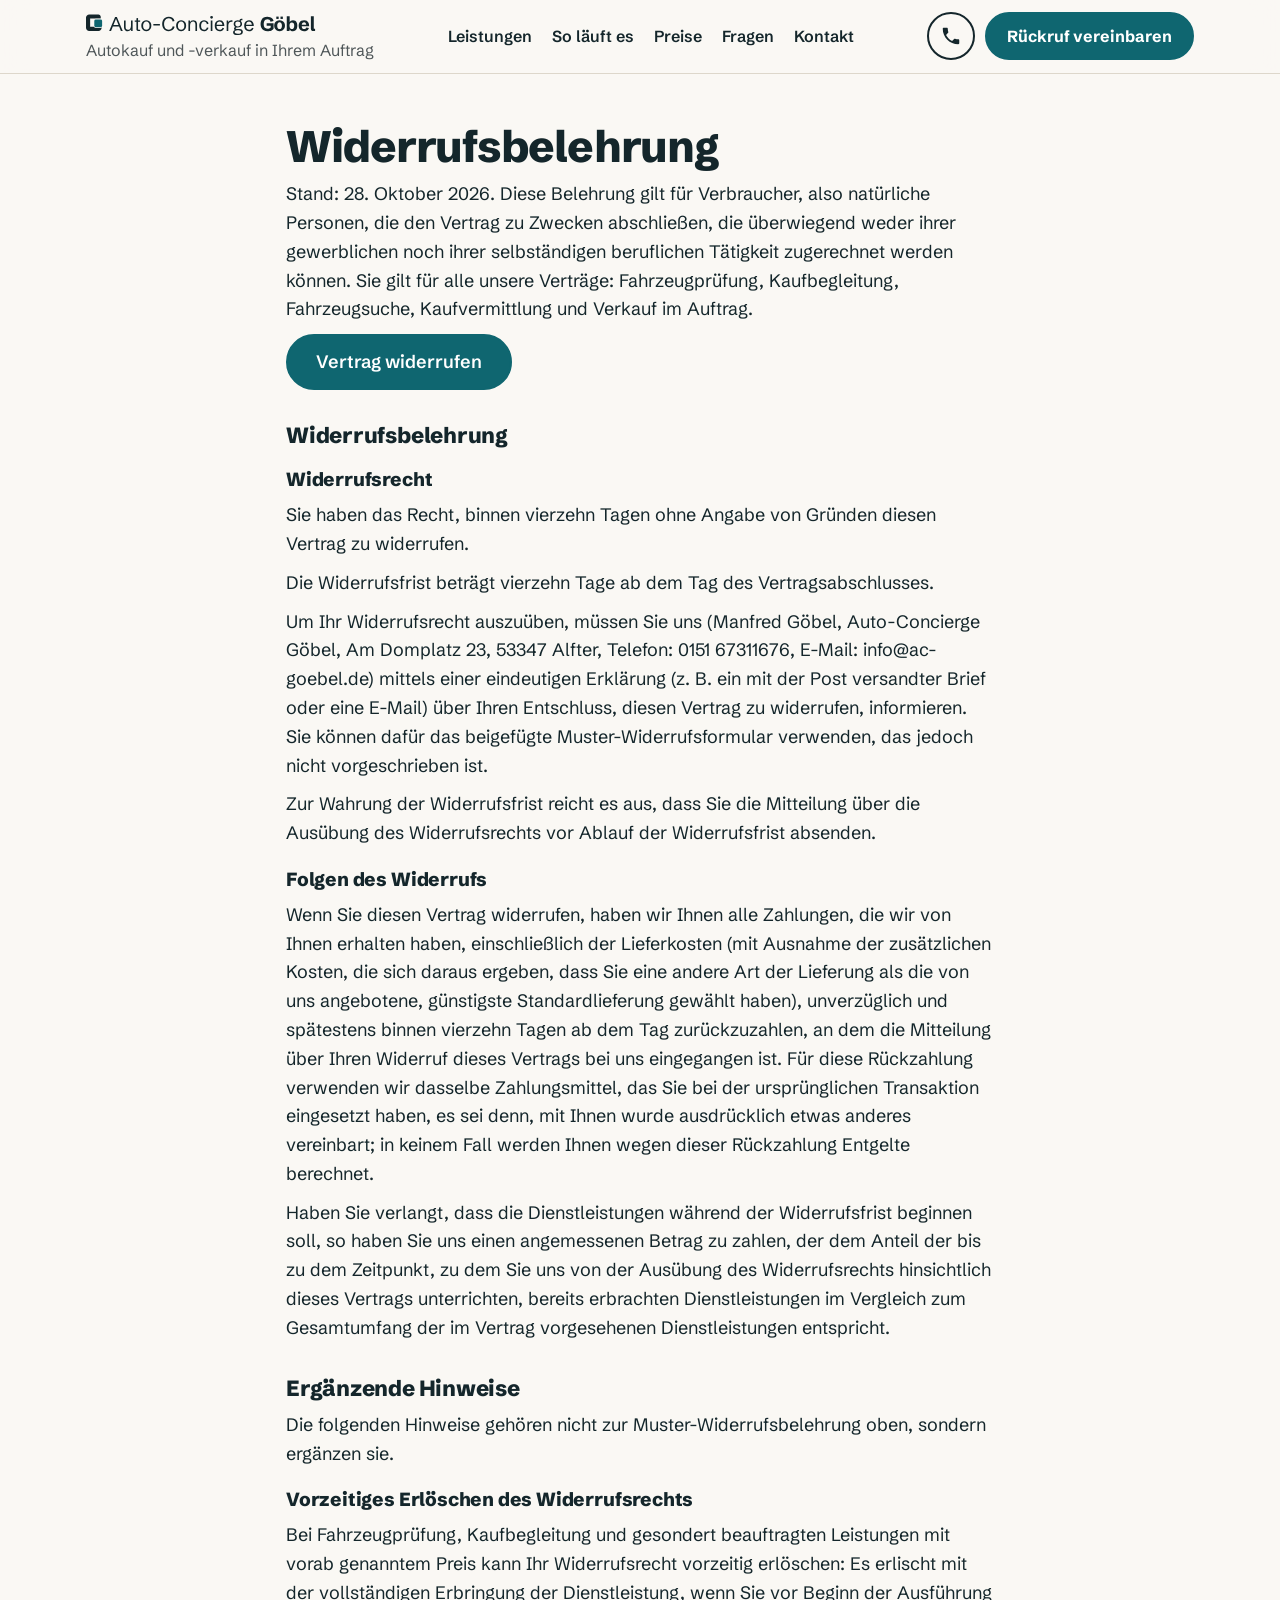
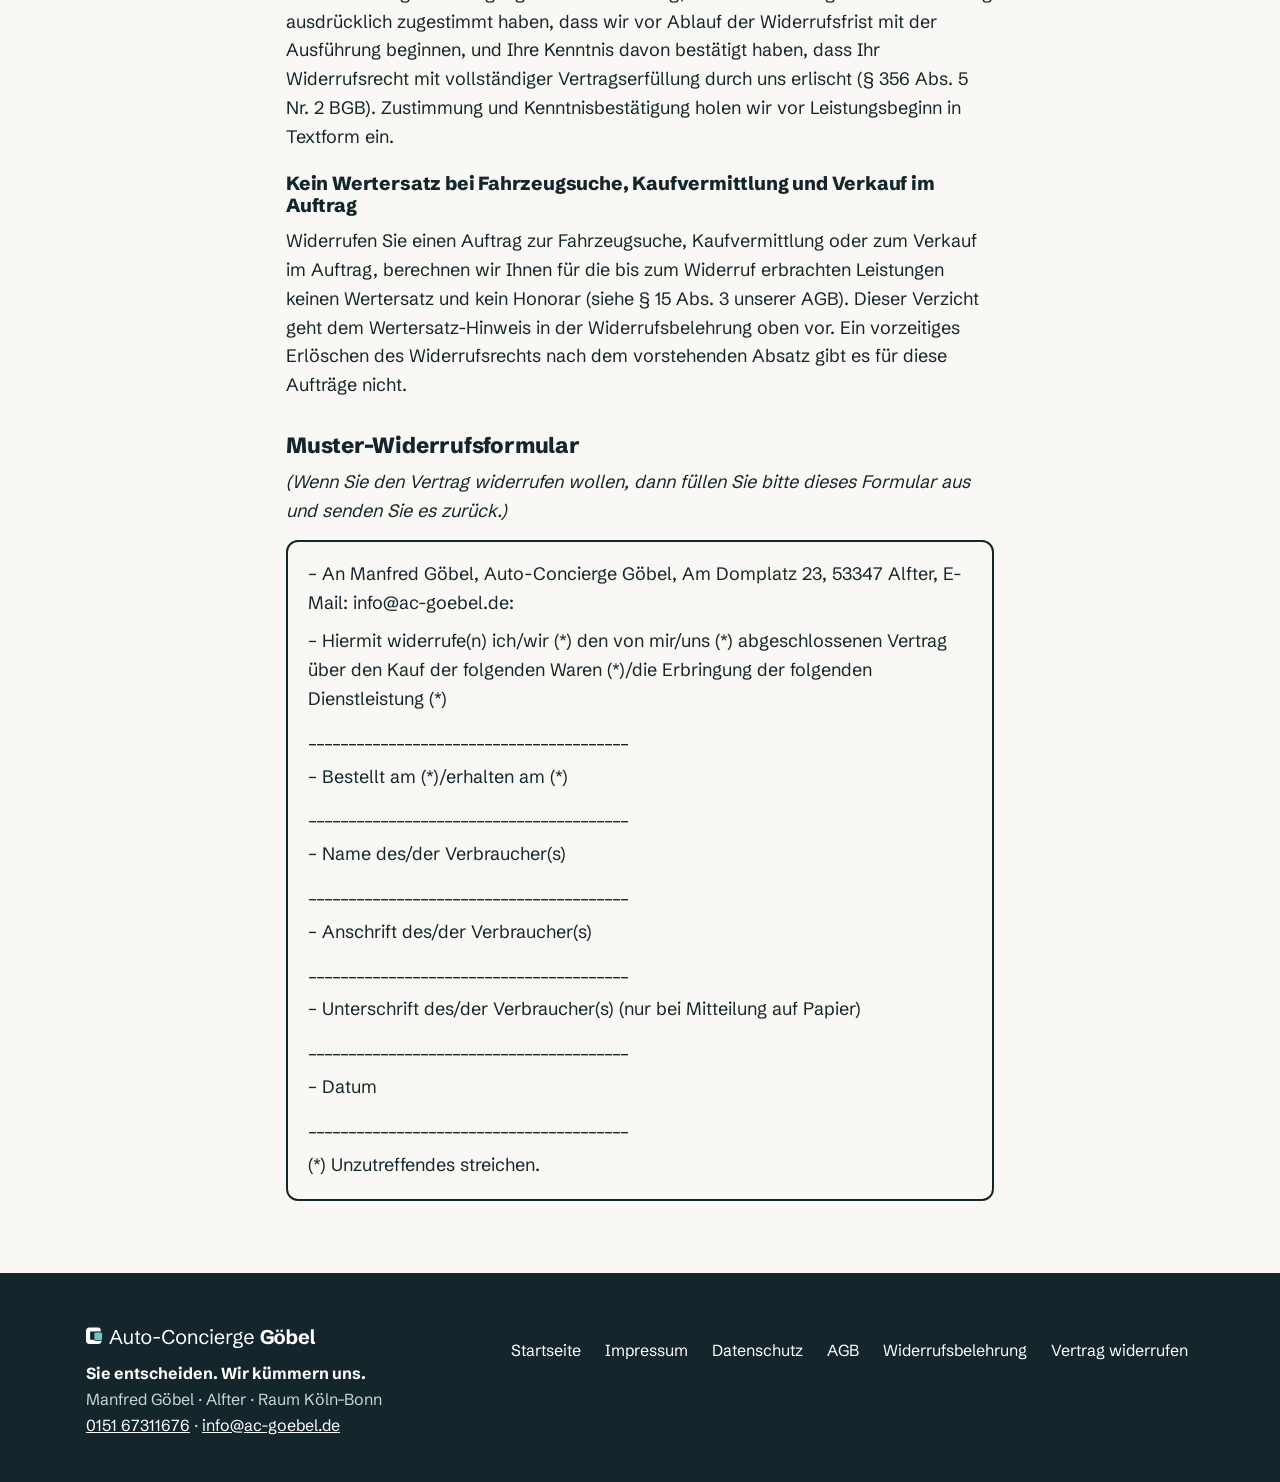
<file: widerrufsbelehrung.html>
<!doctype html>
<html lang="de">
<head>
<meta charset="utf-8">
<meta name="viewport" content="width=device-width, initial-scale=1, viewport-fit=cover">
<title>Widerrufsbelehrung · Auto-Concierge Göbel</title>
<meta name="description" content="Widerrufsbelehrung von Auto-Concierge Göbel, Alfter.">
<meta name="theme-color" content="#FAF8F4">
<link rel="icon" href="assets/favicon.svg" type="image/svg+xml">
<link rel="icon" href="assets/favicon.ico" sizes="any">
<link rel="apple-touch-icon" href="assets/apple-touch-icon.png">
<link rel="preload" href="fonts/SchibstedGrotesk.woff2" as="font" type="font/woff2" crossorigin>
<link rel="stylesheet" href="styles.css">
<meta property="og:type" content="website">
<meta property="og:locale" content="de_DE">
<meta property="og:site_name" content="Auto-Concierge Göbel">
<meta property="og:title" content="Widerrufsbelehrung · Auto-Concierge Göbel">
<meta property="og:description" content="Widerrufsbelehrung von Auto-Concierge Göbel, Alfter.">
<meta property="og:image" content="https://ac-goebel.de/assets/og-bild.png">
<meta name="twitter:card" content="summary_large_image">
</head>
<body>

<header class="top">
  <div class="wrap">
    <a class="marke-block" href="index.html" aria-label="Auto-Concierge Göbel, zum Seitenanfang">
      <img src="assets/wortmarke.svg" alt="Auto-Concierge Göbel" width="220" height="22">
      <span class="erklaer">Autokauf und -verkauf in Ihrem Auftrag</span>
    </a>
    <nav class="nav" aria-label="Hauptnavigation">
      <a href="index.html#leistungen">Leistungen</a><a href="index.html#ablauf">So läuft es</a><a href="index.html#preise">Preise</a><a href="index.html#fragen">Fragen</a><a href="index.html#kontakt">Kontakt</a>
    </nav>
    <div class="top-aktion">
      <a class="tel" href="tel:+4915167311676" aria-label="Anrufen: 0151 67311676"><svg width="22" height="22" viewBox="0 0 24 24" aria-hidden="true" focusable="false"><path fill="currentColor" d="M6.62 10.79c1.44 2.83 3.76 5.14 6.59 6.59l2.2-2.2c.27-.27.67-.36 1.02-.24 1.12.37 2.33.57 3.57.57.55 0 1 .45 1 1V20c0 .55-.45 1-1 1-9.39 0-17-7.61-17-17 0-.55.45-1 1-1h3.5c.55 0 1 .45 1 1 0 1.25.2 2.45.57 3.57.11.35.03.74-.25 1.02l-2.2 2.2z"/></svg><span class="tel-text">0151 67311676</span></a>
      <a class="btn btn-klein" href="index.html#kontakt">Rückruf vereinbaren</a>
      <details class="mobil"><summary>Menü</summary><div class="mobil-nav">
        <a href="index.html#leistungen">Leistungen</a><a href="index.html#ablauf">So läuft es</a><a href="index.html#preise">Preise</a><a href="index.html#fragen">Fragen</a><a href="index.html#kontakt">Kontakt</a>
      </div></details>
    </div>
  </div>
</header>
<main class="recht"><div class="wrap">
<h1>Widerrufsbelehrung</h1>
<p class="muted">Stand: 28. Oktober 2026. Diese Belehrung gilt für Verbraucher, also natürliche Personen, die den Vertrag zu Zwecken abschließen, die überwiegend weder ihrer gewerblichen noch ihrer selbständigen beruflichen Tätigkeit zugerechnet werden können. Sie gilt für alle unsere Verträge: Fahrzeugprüfung, Kaufbegleitung, Fahrzeugsuche, Kaufvermittlung und Verkauf im Auftrag.</p>
<p class="widerruf-link"><a class="btn" href="mailto:info@ac-goebel.de?subject=Widerruf&body=Bitte%20Name%2C%20Anschrift%20und%20Auftrag%20angeben.">Vertrag widerrufen</a></p>
<h2>Widerrufsbelehrung</h2>
<h3>Widerrufsrecht</h3>
<p>Sie haben das Recht, binnen vierzehn Tagen ohne Angabe von Gründen diesen Vertrag zu widerrufen.</p>
<p>Die Widerrufsfrist beträgt vierzehn Tage ab dem Tag des Vertragsabschlusses.</p>
<p>Um Ihr Widerrufsrecht auszuüben, müssen Sie uns (Manfred Göbel, Auto-Concierge Göbel, Am Domplatz 23, 53347 Alfter, Telefon: 0151 67311676, E-Mail: info@ac-goebel.de) mittels einer eindeutigen Erklärung (z. B. ein mit der Post versandter Brief oder eine E-Mail) über Ihren Entschluss, diesen Vertrag zu widerrufen, informieren. Sie können dafür das beigefügte Muster-Widerrufsformular verwenden, das jedoch nicht vorgeschrieben ist.</p>
<p>Zur Wahrung der Widerrufsfrist reicht es aus, dass Sie die Mitteilung über die Ausübung des Widerrufsrechts vor Ablauf der Widerrufsfrist absenden.</p>
<h3>Folgen des Widerrufs</h3>
<p>Wenn Sie diesen Vertrag widerrufen, haben wir Ihnen alle Zahlungen, die wir von Ihnen erhalten haben, einschließlich der Lieferkosten (mit Ausnahme der zusätzlichen Kosten, die sich daraus ergeben, dass Sie eine andere Art der Lieferung als die von uns angebotene, günstigste Standardlieferung gewählt haben), unverzüglich und spätestens binnen vierzehn Tagen ab dem Tag zurückzuzahlen, an dem die Mitteilung über Ihren Widerruf dieses Vertrags bei uns eingegangen ist. Für diese Rückzahlung verwenden wir dasselbe Zahlungsmittel, das Sie bei der ursprünglichen Transaktion eingesetzt haben, es sei denn, mit Ihnen wurde ausdrücklich etwas anderes vereinbart; in keinem Fall werden Ihnen wegen dieser Rückzahlung Entgelte berechnet.</p>
<p>Haben Sie verlangt, dass die Dienstleistungen während der Widerrufsfrist beginnen soll, so haben Sie uns einen angemessenen Betrag zu zahlen, der dem Anteil der bis zu dem Zeitpunkt, zu dem Sie uns von der Ausübung des Widerrufsrechts hinsichtlich dieses Vertrags unterrichten, bereits erbrachten Dienstleistungen im Vergleich zum Gesamtumfang der im Vertrag vorgesehenen Dienstleistungen entspricht.</p>
<h2>Ergänzende Hinweise</h2>
<p class="muted">Die folgenden Hinweise gehören nicht zur Muster-Widerrufsbelehrung oben, sondern ergänzen sie.</p>
<h3>Vorzeitiges Erlöschen des Widerrufsrechts</h3>
<p>Bei Fahrzeugprüfung, Kaufbegleitung und gesondert beauftragten Leistungen mit vorab genanntem Preis kann Ihr Widerrufsrecht vorzeitig erlöschen: Es erlischt mit der vollständigen Erbringung der Dienstleistung, wenn Sie vor Beginn der Ausführung ausdrücklich zugestimmt haben, dass wir vor Ablauf der Widerrufsfrist mit der Ausführung beginnen, und Ihre Kenntnis davon bestätigt haben, dass Ihr Widerrufsrecht mit vollständiger Vertragserfüllung durch uns erlischt (§ 356 Abs. 5 Nr. 2 BGB). Zustimmung und Kenntnisbestätigung holen wir vor Leistungsbeginn in Textform ein.</p>
<h3>Kein Wertersatz bei Fahrzeugsuche, Kaufvermittlung und Verkauf im Auftrag</h3>
<p>Widerrufen Sie einen Auftrag zur Fahrzeugsuche, Kaufvermittlung oder zum Verkauf im Auftrag, berechnen wir Ihnen für die bis zum Widerruf erbrachten Leistungen keinen Wertersatz und kein Honorar (siehe § 15 Abs. 3 unserer AGB). Dieser Verzicht geht dem Wertersatz-Hinweis in der Widerrufsbelehrung oben vor. Ein vorzeitiges Erlöschen des Widerrufsrechts nach dem vorstehenden Absatz gibt es für diese Aufträge nicht.</p>
<h2>Muster-Widerrufsformular</h2>
<p><i>(Wenn Sie den Vertrag widerrufen wollen, dann füllen Sie bitte dieses Formular aus und senden Sie es zurück.)</i></p>
<div class="formular-muster">
<p>– An Manfred Göbel, Auto-Concierge Göbel, Am Domplatz 23, 53347 Alfter, E-Mail: info@ac-goebel.de:</p>
<p>– Hiermit widerrufe(n) ich/wir (*) den von mir/uns (*) abgeschlossenen Vertrag über den Kauf der folgenden Waren (*)/die Erbringung der folgenden Dienstleistung (*)</p>
<p>________________________________________</p>
<p>– Bestellt am (*)/erhalten am (*)</p>
<p>________________________________________</p>
<p>– Name des/der Verbraucher(s)</p>
<p>________________________________________</p>
<p>– Anschrift des/der Verbraucher(s)</p>
<p>________________________________________</p>
<p>– Unterschrift des/der Verbraucher(s) (nur bei Mitteilung auf Papier)</p>
<p>________________________________________</p>
<p>– Datum</p>
<p>________________________________________</p>
<p>(*) Unzutreffendes streichen.</p>
</div>
</div></main>

<footer class="on-dark">
  <div class="wrap">
    <div>
      <img src="assets/wortmarke-weiss.svg" alt="Auto-Concierge Göbel" width="300" height="24">
      <p class="claim">Sie entscheiden. Wir kümmern uns.</p>
      <p class="fkontakt">Manfred Göbel · Alfter · Raum Köln–Bonn<br><a href="tel:+4915167311676">0151 67311676</a> · <a href="mailto:info@ac-goebel.de">info@ac-goebel.de</a></p>
    </div>
    <nav aria-label="Rechtliches">
      <a href="index.html">Startseite</a><a href="impressum.html">Impressum</a><a href="datenschutz.html">Datenschutz</a><a href="agb.html">AGB</a><a href="widerrufsbelehrung.html">Widerrufsbelehrung</a><a href="mailto:info@ac-goebel.de?subject=Widerruf&body=Bitte%20Name%2C%20Anschrift%20und%20Auftrag%20angeben.">Vertrag widerrufen</a>
    </nav>
  </div>
</footer>
<script src="script.js" defer></script>
<div class="aktionsleiste" role="group" aria-label="Schnellkontakt">
  <a class="btn btn-zweit" href="tel:+4915167311676">Anrufen</a>
  <a class="btn" href="index.html#kontakt">Rückruf vereinbaren</a>
</div>
</body>
</html>
</file>
<file: styles.css>
/* Auto-Concierge Göbel – Website (Neubau 19.10.2026). Palette: Petrol-Tinte (Farbpsychologie: 01_verkaufspsychologie.md, Abschnitt 4).
   Eine Handlungsfarbe: Petrol für Rückruf-Knöpfe auf Hell, Aqua auf Dunkel. Kein Rot. */
@font-face {
  font-family: "Schibsted Grotesk";
  src: url("fonts/SchibstedGrotesk.woff2") format("woff2");
  font-weight: 400 900;
  font-display: swap;
}
:root {
  --grund: #FAF8F4; --tinte: #14262B; --tinte-2: #1C3339; --gedaempft: #4F5759;
  --flaeche: #F1EEE8; --sand: #E8DFCF; --linie: #DDD7CB; --linie-dunkel: #33484E;
  --aqua-hover: #8AD6D0; --stein-hell: #C8D6D8; --stein-hell-2: #B9CBCD; --feld-rand: #667479; --petrol: #0F6670; --petrol-hover: #0B4F57; --aqua: #6FC7C0; --weiss: #FFFFFF;
  --font: "Schibsted Grotesk", -apple-system, BlinkMacSystemFont, "Segoe UI", Arial, sans-serif;
  --gutter: 20px; --max: 1180px;
  --r-s: 12px; --r: 20px; --r-l: 28px;
  --schatten-s: none;
  --schatten: none;
}
* { box-sizing: border-box; margin: 0; padding: 0; }
html { -webkit-text-size-adjust: 100%; text-size-adjust: 100%; scroll-behavior: smooth; scroll-padding-top: 96px; }
body { font-family: var(--font); color: var(--tinte); background: var(--grund); font-size: 18px; line-height: 1.6; -webkit-font-smoothing: antialiased; overflow-x: hidden;
  padding-bottom: calc(84px + env(safe-area-inset-bottom)); }
img, svg { display: block; max-width: 100%; }
a { color: inherit; }
ul, ol { list-style: none; }
.wrap { width: 100%; max-width: var(--max); margin: 0 auto; padding-left: max(var(--gutter), env(safe-area-inset-left)); padding-right: max(var(--gutter), env(safe-area-inset-right)); }
:focus-visible { outline: 3px solid var(--petrol); outline-offset: 3px; }
.on-dark :focus-visible, .dunkel :focus-visible { outline-color: var(--aqua); }

h1, h2, h3 { font-weight: 800; letter-spacing: -.02em; line-height: 1.1; }
h1 { font-size: clamp(34px, 8.8vw, 58px); }
h2 { font-size: clamp(28px, 6.6vw, 42px); }
h3 { font-size: 22px; line-height: 1.2; letter-spacing: -.01em; }
.lead { font-size: 19px; line-height: 1.58; }
.kicker { font-weight: 700; font-size: 16px; letter-spacing: .12em; text-transform: uppercase; color: var(--gedaempft); margin-bottom: 12px; line-height: 1.3; }
.kicker.klein { color: var(--gedaempft); margin-bottom: 6px; }
.dunkel .kicker { color: var(--stein-hell); }

/* Knöpfe: ein gefüllter Stil, Petrol auf Hell, Aqua auf Dunkel */
.btn { display: inline-flex; align-items: center; justify-content: center; text-align: center; gap: 8px; min-height: 56px; padding: 14px 28px; border: 2px solid var(--petrol); border-radius: 999px; background: var(--petrol); color: var(--weiss); font: 700 18px/1.15 var(--font); text-decoration: none; cursor: pointer; transition: background .2s, transform .2s, box-shadow .2s; -webkit-appearance: none; appearance: none; }
.btn:hover { background: var(--petrol-hover); border-color: var(--petrol-hover);  }
.btn-zweit { background: transparent; color: var(--tinte); border-color: var(--tinte); }
.btn-zweit:hover { background: var(--tinte); color: var(--weiss); border-color: var(--tinte); box-shadow: none; }
.btn-klein { min-height: 48px; padding: 10px 20px; font-size: 16px; }
.btn-voll { width: 100%; }
.dunkel .btn, .on-dark .btn { background: var(--aqua); border-color: var(--aqua); color: var(--tinte); }
.dunkel .btn:hover { background: var(--aqua-hover); border-color: var(--aqua-hover); box-shadow: none; }
.textlink { display: inline-block; margin-top: 10px; margin-right: 18px; padding: 10px 0; font-weight: 700; color: var(--tinte); text-decoration: underline; text-underline-offset: 4px; text-decoration-thickness: 2px; }
.textlink:hover { text-decoration-color: var(--petrol); }

/* Header */
.top { position: sticky; top: 0; z-index: 30; background: rgba(250,248,244,.88); -webkit-backdrop-filter: saturate(180%) blur(14px); backdrop-filter: saturate(180%) blur(14px); border-bottom: 1px solid var(--linie); }
.top .wrap { display: flex; align-items: center; justify-content: space-between; gap: 12px; min-height: 72px; padding-top: 8px; padding-bottom: 8px; }
.marke-block { min-width: 0; flex: 1 1 auto; }
.marke-block { display: block; text-decoration: none; padding: 4px 0; }
.marke-block img { height: 22px; width: auto; max-width: 100%; }
.erklaer { display: block; font-size: 16px; line-height: 1.3; color: var(--gedaempft); margin-top: 4px; }
.nav { display: none; gap: 26px; font-size: 17px; font-weight: 600; white-space: nowrap; }
.nav a { text-decoration: none; padding: 13px 0; position: relative; }
.nav a::after { content: ""; position: absolute; left: 0; bottom: 8px; width: 0; height: 2px; background: var(--tinte); transition: width .25s; }
.nav a:hover::after { width: 100%; }
.top-aktion { display: flex; align-items: center; gap: 10px; flex: none; }
.tel { display: inline-flex; align-items: center; justify-content: center; gap: 8px; min-width: 48px; min-height: 48px; border: 2px solid var(--tinte); border-radius: 999px; text-decoration: none; font-weight: 700; font-size: 17px; }
.tel .tel-text { display: none; }
.top .btn-klein { display: none; white-space: nowrap; }
.mobil { position: static; }
.mobil summary { list-style: none; border: 2px solid var(--tinte); border-radius: 999px; padding: 10px 18px; min-height: 48px; display: inline-flex; align-items: center; font: 700 16px/1 var(--font); cursor: pointer; }
.mobil summary::-webkit-details-marker { display: none; }
.mobil-nav { position: absolute; left: 0; right: 0; top: 100%; background: var(--tinte); color: var(--weiss); z-index: 31; }
.mobil-nav a { display: block; padding: 18px var(--gutter); border-top: 1px solid var(--linie-dunkel); text-decoration: none; font-weight: 600; font-size: 19px; }

/* Hero */
.hero { position: relative; padding: 36px 0 56px; background: var(--grund); }
.hero-grid { display: grid; gap: 36px; }
.eyebrow { font-size: 16px; font-weight: 700; letter-spacing: .12em; text-transform: uppercase; color: var(--gedaempft); margin-bottom: 16px; }
.hero h1 { margin-bottom: 20px; max-width: 18ch; }
.hero .lead { max-width: 560px; }
.chips { display: flex; flex-wrap: wrap; gap: 10px; margin: 22px 0 28px; }
.chips a { display: inline-flex; align-items: center; min-height: 44px; padding: 8px 18px; border-radius: 999px; background: var(--weiss); border: 1px solid var(--linie); box-shadow: var(--schatten-s); font-weight: 700; font-size: 16px; text-decoration: none; }
.chips a:hover { border-color: var(--tinte); }
.hero-cta { display: flex; flex-direction: column; gap: 12px; }
.hero .micro { margin-top: 16px; font-size: 16px; color: var(--gedaempft); }
.hero-karte { background: var(--tinte); color: var(--weiss); border-radius: var(--r-l); padding: 26px 22px; box-shadow: var(--schatten); }
.karte-kopf { font-weight: 800; font-size: 17px; padding-bottom: 14px; border-bottom: 1px solid var(--linie-dunkel); }
.stand li { padding: 14px 0; border-bottom: 1px solid var(--linie-dunkel); display: grid; gap: 4px; }
.st-label { font-weight: 700; font-size: 16px; letter-spacing: .12em; text-transform: uppercase; color: var(--stein-hell-2); display: flex; align-items: center; gap: 10px; }
.st-label::before { content: ""; width: 10px; height: 10px; border-radius: 3px; background: var(--stein-hell-2); flex: none; }
.st-next .st-label::before { background: transparent; border: 2px solid var(--stein-hell-2); }
.st-ja .st-label { color: var(--aqua); }
.st-ja .st-label::before { background: var(--aqua); }
.st-text { font-size: 17px; line-height: 1.45; }
.karte-fuss { margin-top: 14px; font-size: 16px; color: var(--stein-hell-2); }

/* Vertrauensband */
.band { background: var(--weiss); border-top: 1px solid var(--linie); border-bottom: 1px solid var(--linie); }
.band-grid { display: grid; gap: 0; padding-top: 6px; padding-bottom: 6px; }
.band-grid li { display: flex; gap: 16px; align-items: flex-start; padding: 18px 0; border-bottom: 1px solid var(--linie); }
.band-grid li:last-child { border-bottom: 0; }
.band-grid svg { width: 36px; height: 36px; flex: none; color: var(--tinte); margin-top: 2px; }
.band-grid b { display: block; font-size: 18px; }
.band-grid span { font-size: 16px; color: var(--gedaempft); }

/* Sections */
section { padding: 68px 0; }
.sec-kopf { max-width: 720px; margin-bottom: 36px; }
.sec-kopf p:not(.kicker) { margin-top: 14px; color: var(--gedaempft); }
.tint { background: var(--flaeche); }
.karten { display: grid; gap: 20px; }
.karte, .preiskarte { background: var(--weiss); border: 1px solid var(--linie); border-radius: var(--r); padding: 28px 24px; box-shadow: var(--schatten-s); transition: box-shadow .3s, transform .3s; display: flex; flex-direction: column; }

.ikon { width: 54px; height: 54px; border-radius: 16px; background: var(--sand); color: var(--tinte); display: flex; align-items: center; justify-content: center; margin-bottom: 18px; }
.ikon svg { width: 28px; height: 28px; }
.karte h3 { margin-bottom: 4px; }
.preis-zeile { font-weight: 800; color: var(--tinte); font-size: 19px; margin-bottom: 10px; }
.karte p:not(.preis-zeile) { color: var(--gedaempft); }
.karte .textlink:first-of-type { margin-top: auto; padding-top: 18px; }
.nebenzeile { margin-top: 24px; font-size: 18px; max-width: 760px; }

.schritte { display: grid; gap: 14px; }
.schritte li { background: var(--weiss); border: 1px solid var(--linie); border-radius: var(--r); padding: 22px; display: grid; grid-template-columns: 44px 1fr; gap: 2px 14px; align-items: start; box-shadow: var(--schatten-s); }
.schritte .nr { grid-row: 1 / span 2; width: 44px; height: 44px; border-radius: 50%; background: var(--tinte); color: var(--weiss); font-weight: 800; font-size: 19px; display: flex; align-items: center; justify-content: center; }
.schritte h3 { font-size: 20px; align-self: center; }
.schritte p { color: var(--gedaempft); font-size: 17px; grid-column: 2; }
.cta-zeile { margin-top: 30px; }

.preiskarte.hervor { border: 2px solid var(--tinte); }
.preis { font-size: 54px; font-weight: 800; letter-spacing: -.03em; line-height: 1; margin: 6px 0 4px; }
.preis small { font-size: 22px; font-weight: 700; letter-spacing: 0; margin-right: 4px; }
.einheit { color: var(--gedaempft); font-size: 16px; margin-bottom: 16px; }
.haken { margin: 14px 0 0; }
.haken li { position: relative; padding: 9px 0 9px 32px; border-top: 1px solid var(--linie); font-size: 17px; }
.haken li::before { content: ""; position: absolute; left: 4px; top: 21px; width: 14px; height: 0; border-top: 2px solid var(--tinte); }
.hinweis { margin: 16px 0 20px; font-weight: 700; font-size: 16px; padding-top: 14px; border-top: 1px solid var(--linie); }
.preiskarte .btn { margin-top: auto; }
.bezahlt { margin-top: 36px; background: var(--sand); border-radius: var(--r); padding: 28px 24px; max-width: 920px; }
.bezahlt h3 { margin-bottom: 10px; }
.bezahlt p + p { margin-top: 14px; }

.dunkel { background: var(--tinte); color: var(--weiss); }
.so-grid { display: grid; gap: 36px; }
.nein { font-size: clamp(26px, 6vw, 40px); font-weight: 800; line-height: 1.15; letter-spacing: -.015em; margin-bottom: 18px; }
.dunkel .lead { color: var(--stein-hell); }
.befund { background: var(--tinte-2); border-radius: var(--r); padding: 26px 22px; }
.befund .kopf { border-bottom: 1px solid var(--linie-dunkel); padding-bottom: 12px; display: flex; flex-wrap: wrap; gap: 6px 14px; justify-content: space-between; font-size: 16px; color: var(--stein-hell); }
.befund .kopf b { color: var(--weiss); }
.befund p { margin-top: 14px; font-size: 18px; }
.befund .hinweis { color: var(--weiss); border-top-color: var(--linie-dunkel); margin-bottom: 0; }

.gebiet { display: grid; gap: 28px; }
.gebiet p:not(.kicker) { margin-top: 14px; color: var(--gedaempft); }
.orte { display: flex; flex-wrap: wrap; gap: 10px; align-content: start; }
.orte li { background: var(--weiss); border: 1px solid var(--linie); border-radius: 999px; padding: 10px 20px; font-weight: 700; font-size: 17px; }

.faq { max-width: 820px; }
details.f { border-bottom: 1px solid var(--linie); }
details.f:first-child { border-top: 1px solid var(--linie); }
details.f summary { cursor: pointer; padding: 20px 44px 20px 0; font-weight: 700; font-size: 19px; list-style: none; position: relative; line-height: 1.3; min-height: 44px; }
details.f summary::-webkit-details-marker { display: none; }
details.f summary::after { content: "+"; position: absolute; right: 4px; top: 14px; font-size: 30px; font-weight: 400; color: var(--tinte); }
details.f[open] summary::after { content: "–"; }
details.f p { padding: 0 0 22px; max-width: 700px; color: var(--gedaempft); }

.kontakt { display: grid; gap: 36px; }
.kontakt .lead { margin-top: 14px; }
.fakten { margin-top: 24px; }
.fakten li { padding: 12px 0 12px 28px; border-top: 1px solid var(--linie); font-weight: 600; font-size: 17px; position: relative; }
.fakten li::before { content: ""; position: absolute; left: 4px; top: 22px; width: 14px; height: 0; border-top: 2px solid var(--tinte); }
.direkt { margin-top: 24px; font-size: 18px; }
.direkt a { font-weight: 700; display: inline-block; padding: 8px 0; }
.tel-gross { font-size: 32px; letter-spacing: -.01em; text-decoration: none; color: var(--tinte); }
form { background: var(--weiss); border: 1px solid var(--linie); border-radius: var(--r-l); padding: 28px 22px; box-shadow: var(--schatten); }
form h3 { margin-bottom: 20px; }
.feld { margin-bottom: 18px; }
.feld label { display: block; font-weight: 700; font-size: 16px; margin-bottom: 6px; }
.opt { font-weight: 400; color: var(--gedaempft); }
.feld > span.opt { display: block; font-size: 15px; margin-top: 6px; }
.form-hint.fehler { color: #8a1c1c; font-weight: 700; }
.feld input, .feld select, .feld textarea { width: 100%; font: 400 18px/1.3 var(--font); padding: 14px 16px; border: 2px solid var(--feld-rand); border-radius: var(--r-s); background: var(--grund); color: var(--tinte); min-height: 54px; -webkit-appearance: none; appearance: none; }
.feld select { background-image: linear-gradient(45deg, transparent 50%, var(--tinte) 50%), linear-gradient(135deg, var(--tinte) 50%, transparent 50%); background-position: calc(100% - 22px) 24px, calc(100% - 16px) 24px; background-size: 6px 6px; background-repeat: no-repeat; padding-right: 40px; }
.feld textarea { min-height: 96px; resize: vertical; }
.feld input:focus, .feld select:focus, .feld textarea:focus { outline: none; border-color: var(--petrol); background: var(--weiss);  }
.form-hint { font-size: 16px; color: var(--gedaempft); margin-top: 14px; line-height: 1.5; }
.form-hint a { font-weight: 700; }
.hp { position: absolute; left: -9999px; }

footer { background: var(--tinte); color: var(--stein-hell); padding: 52px 0 44px; font-size: 16px; }
footer .wrap { display: grid; gap: 28px; }
footer img { height: 24px; width: auto; }
footer .claim { color: var(--weiss); font-weight: 700; margin-top: 12px; }
footer nav { display: flex; flex-wrap: wrap; gap: 4px 22px; }
footer nav a { text-decoration: none; padding: 13px 0; min-width: 44px; display: inline-block; color: var(--weiss); }
footer a:hover { text-decoration: underline; }
.fkontakt a { color: var(--weiss); }

.aktionsleiste { position: fixed; left: 0; right: 0; bottom: 0; z-index: 40; display: flex; gap: 10px; padding: 10px max(16px, env(safe-area-inset-right)) calc(10px + env(safe-area-inset-bottom)) max(16px, env(safe-area-inset-left)); background: rgba(250,248,244,.94); -webkit-backdrop-filter: blur(12px); backdrop-filter: blur(12px); border-top: 1px solid var(--linie); }
.aktionsleiste .btn { flex: 1; min-height: 52px; padding: 10px 12px; font-size: 17px; }
.aktionsleiste .btn:first-child { flex: 0 0 34%; }

/* Rechtsseiten */
.recht { padding: 48px 0 72px; }
.recht .wrap { max-width: 780px; }
.recht h1 { font-size: clamp(30px, 7vw, 44px); margin-bottom: 8px; }
.recht h2 { font-size: 22px; margin: 34px 0 10px; letter-spacing: -.01em; }
.recht h3 { font-size: 19px; margin: 20px 0 6px; }
.recht p, .recht li { font-size: 18px; margin-top: 10px; overflow-wrap: anywhere; }
.recht a { text-underline-offset: 3px; color: var(--tinte); font-weight: 600; }
.recht ul { padding-left: 22px; list-style: disc; }
.recht ol { padding-left: 22px; list-style: decimal; }
.formular-muster { border: 2px solid var(--tinte); border-radius: var(--r-s); padding: 8px 20px 20px; margin-top: 14px; }
.entwurf-box { border: 2px solid var(--tinte); border-radius: var(--r-s); padding: 16px 18px; margin: 20px 0 8px; font-weight: 700; font-size: 16px; }
.widerruf-link { margin: 18px 0 4px; }
.recht .widerruf-link .btn, .recht a.btn { color: var(--weiss); text-decoration: none; }

@media (min-width: 760px) {
  :root { --gutter: 36px; }
  section { padding: 92px 0; }
  .karten.drei { grid-template-columns: repeat(3, 1fr); }
  .karten.zwei { grid-template-columns: 1fr 1fr; align-items: stretch; }
  .karte, .preiskarte { padding: 32px 28px; }
  .band-grid { grid-template-columns: repeat(3, 1fr); gap: 28px; }
  .band-grid li { border-bottom: 0; }
  .schritte { grid-template-columns: repeat(2, 1fr); }
  .so-grid { grid-template-columns: 1fr 1fr; gap: 56px; align-items: center; }
  .gebiet { grid-template-columns: 1fr 1fr; gap: 56px; align-items: center; }
  .kontakt { grid-template-columns: 1fr 1fr; gap: 64px; align-items: start; }
  footer .wrap { grid-template-columns: 1fr auto; align-items: start; }
  .hero-cta { flex-direction: row; flex-wrap: wrap; }
}
@media (min-width: 1000px) {
  body { padding-bottom: 0; }
  .aktionsleiste { display: none; }
  .hero { padding: 72px 0 88px; }
  .hero-grid { grid-template-columns: 1.15fr .85fr; gap: 64px; align-items: center; }
  .schritte { grid-template-columns: repeat(5, 1fr); gap: 14px; }
  .schritte li { grid-template-columns: 1fr; padding: 22px 18px; }
  .schritte .nr { grid-row: auto; margin-bottom: 12px; }
  .schritte p { grid-column: 1; }
}
@media (min-width: 1000px) and (max-width: 1259px) { .nav { display: none; } .top .btn-klein { display: inline-flex; } .mobil { display: block; } }
@media (min-width: 1260px) { .nav { display: flex; } .top .btn-klein { display: inline-flex; } .mobil { display: none; } .tel { padding: 0 18px; } .tel .tel-text { display: inline; } }
@media (min-width: 1000px) { .marke-block { flex: none; } .erklaer { white-space: nowrap; } }
@media (max-width: 380px) { .marke-block img { height: 19px; } .erklaer { font-size: 16px; } .top-aktion { gap: 6px; } .mobil summary { padding: 10px 12px; } }
@media (prefers-reduced-motion: reduce) { html { scroll-behavior: auto; } * { transition: none !important; } }

/* Feinschliff 19.10.2026 */
h1, h2 { text-wrap: balance; }
.hero h1 { max-width: 20ch; }
.marke-block img { height: 24px; }
@media (max-width: 759px) { .hero-cta .btn-zweit { display: none; } }
@media (min-width: 1000px) and (max-width: 1359px) { .nav { display: none; } .top .btn-klein { display: inline-flex; } .mobil { display: block; } .tel { padding: 0 18px; } .tel .tel-text { display: inline; } }
@media (min-width: 1360px) { .nav { display: flex; } .top .btn-klein { display: inline-flex; } .mobil { display: none; } .tel { padding: 0 18px; } .tel .tel-text { display: inline; } .marke-block img { height: 26px; } }
@media (max-width: 380px) { .marke-block img { height: 20px; } }
@media (min-width: 1100px) and (max-width: 1359px) { .nav { display: flex; gap: 20px; } .mobil { display: none; } .tel { padding: 0; } .tel .tel-text { display: none; } .nav { font-size: 16px; } }

/* Abnahme-Runde 1 (19.10.2026) */
body { padding-bottom: 0; }
footer { padding-bottom: calc(44px + 84px + env(safe-area-inset-bottom)); }
@media (min-width: 1000px) { footer { padding-bottom: 44px; } .schritte h3 { align-self: start; } .schritte li { align-content: start; } }
::placeholder { color: #5A6163; opacity: 1; }
.schritte li { align-items: start; }

/* Abnahme-Runde 2: Raumregel (hell = Ihr Feld, Tinte = unser Feld), Petrol nur für Knopf, Ja-Quadrat, Fokus */
.dunkel .sec-kopf p:not(.kicker), .dunkel .nebenzeile { color: var(--stein-hell); }
.dunkel .nebenzeile b { color: var(--weiss); }
.dunkel .schritte li { background: var(--tinte-2); border-color: var(--linie-dunkel); }
.dunkel .schritte p { color: var(--stein-hell); }
.dunkel .schritte .nr { background: var(--weiss); color: var(--tinte); }
.feld-etikett { font-weight: 700; font-size: 16px; letter-spacing: .12em; text-transform: uppercase; color: var(--stein-hell-2); margin-bottom: 10px; }
.hero-karte { border-radius: var(--r-l); }

/* Abnahme-Runde 2: Footer unten auf kurzen Seiten, gleichmäßige Footer-Links */
body { min-height: 100vh; min-height: 100dvh; display: flex; flex-direction: column; }
main { flex: 1 0 auto; }
footer nav { gap: 4px 12px; }
footer nav a { padding-left: 6px; padding-right: 6px; }

/* Abnahme-Runde 3: Ja-Quadrat als Abschnittsmarker, Hero-Beispielbild */
.kicker::before { content: ""; display: inline-block; width: 10px; height: 10px; border-radius: 2px; background: var(--petrol); margin-right: 10px; vertical-align: 0; }
.dunkel .kicker::before, .on-dark .kicker::before { background: var(--aqua); }
.kicker.klein::before { display: none; }
.karte-bild { margin: -26px -22px 20px; position: relative; }
.karte-bild img { width: 100%; height: auto; aspect-ratio: 16 / 9; object-fit: cover; border-radius: var(--r-l) var(--r-l) 0 0; }
.karte-bild figcaption { position: absolute; left: 14px; bottom: 12px; background: rgba(20,38,43,.86); color: var(--weiss); font-size: 16px; padding: 4px 12px; border-radius: 999px; }

.hero .beweis { margin-top: 18px; font-size: 17px; padding-top: 16px; border-top: 1px solid var(--linie); max-width: 520px; }
.eyebrow::before { content: ""; display: inline-block; width: 10px; height: 10px; border-radius: 2px; background: var(--petrol); margin-right: 10px; }
</file>
